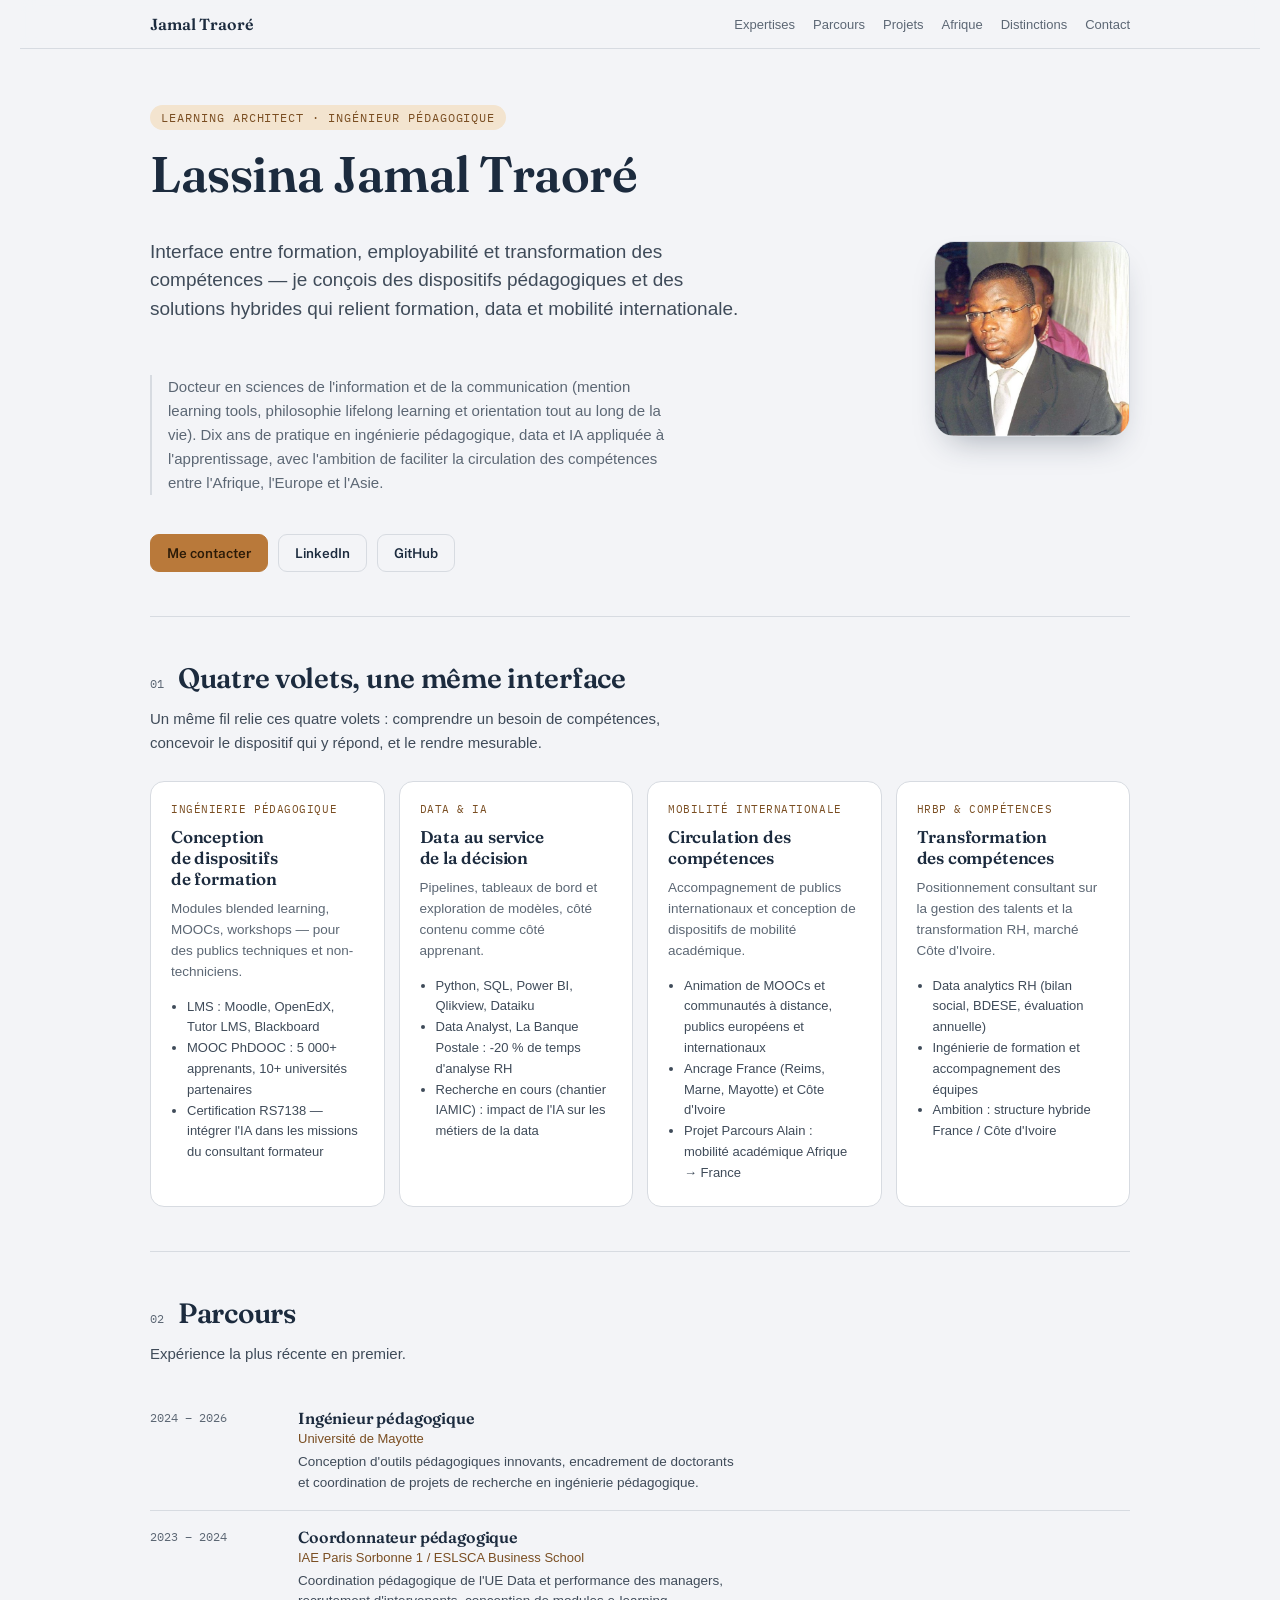
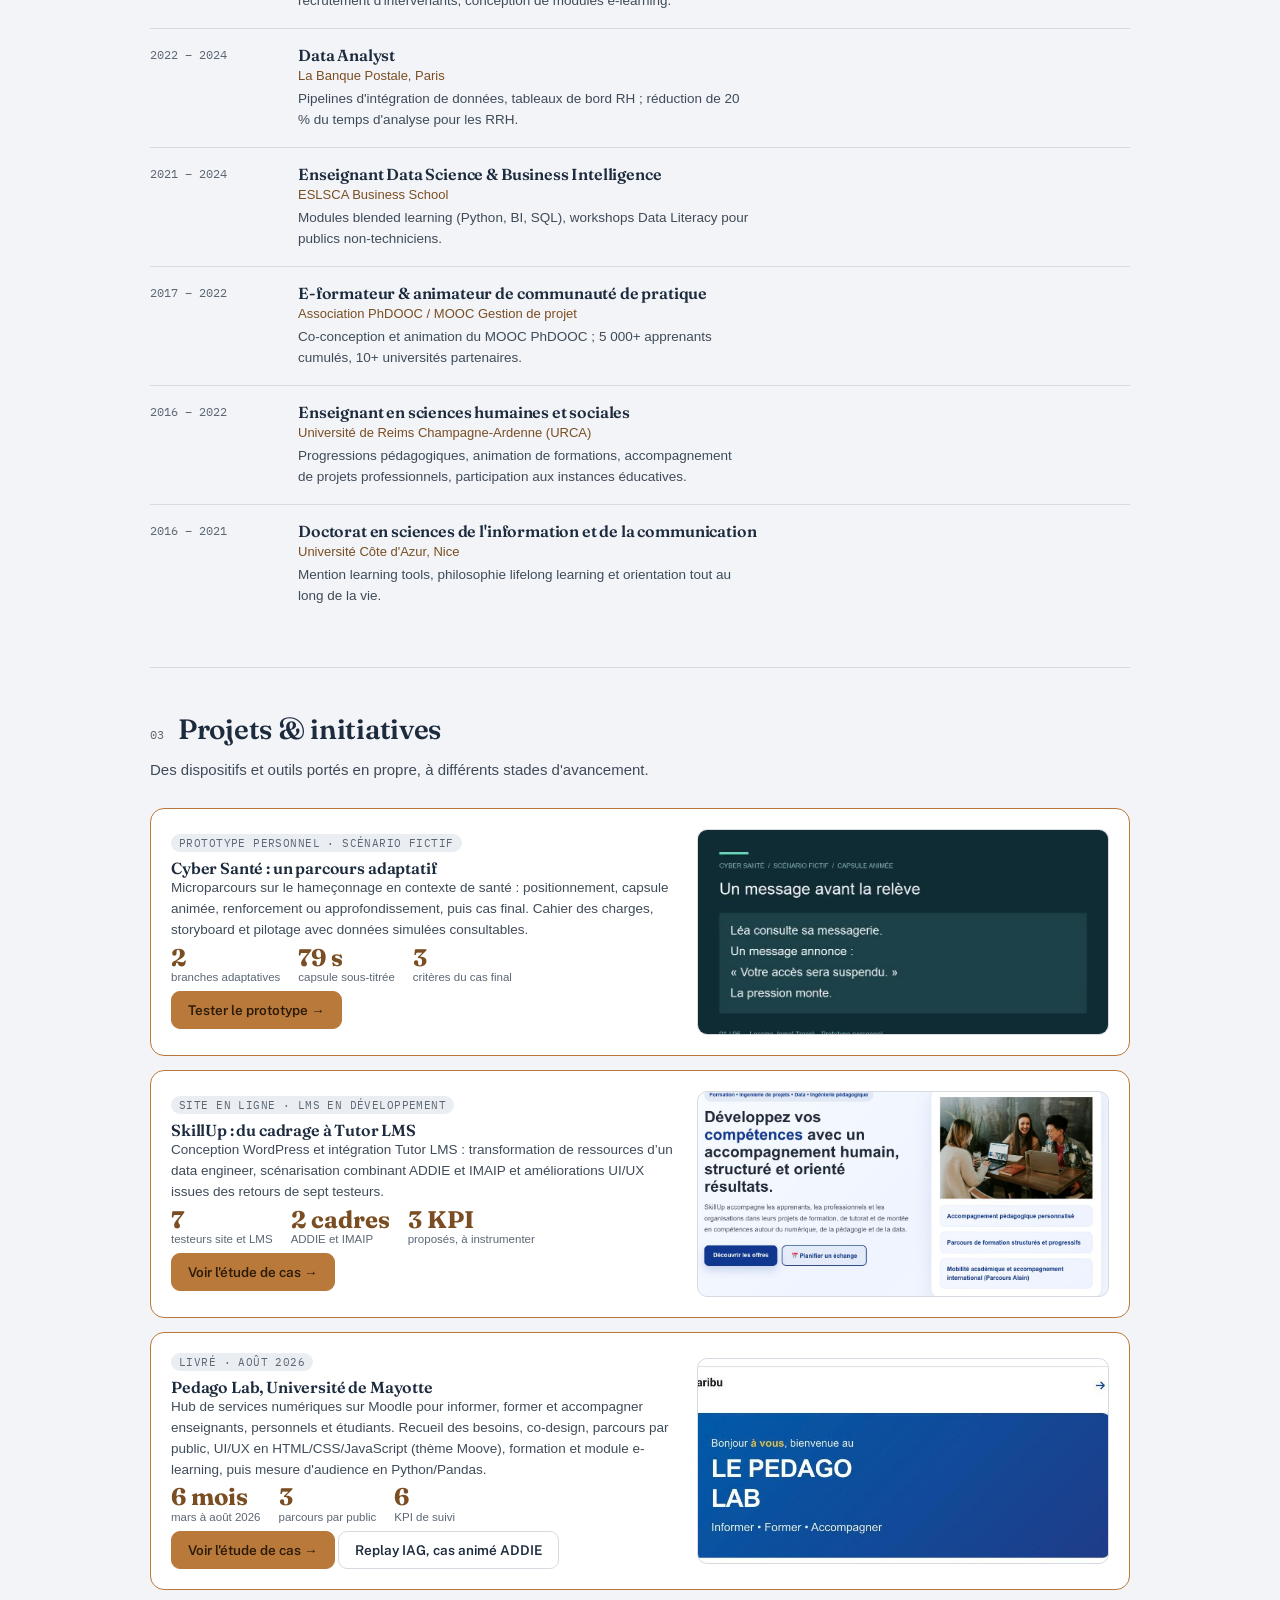
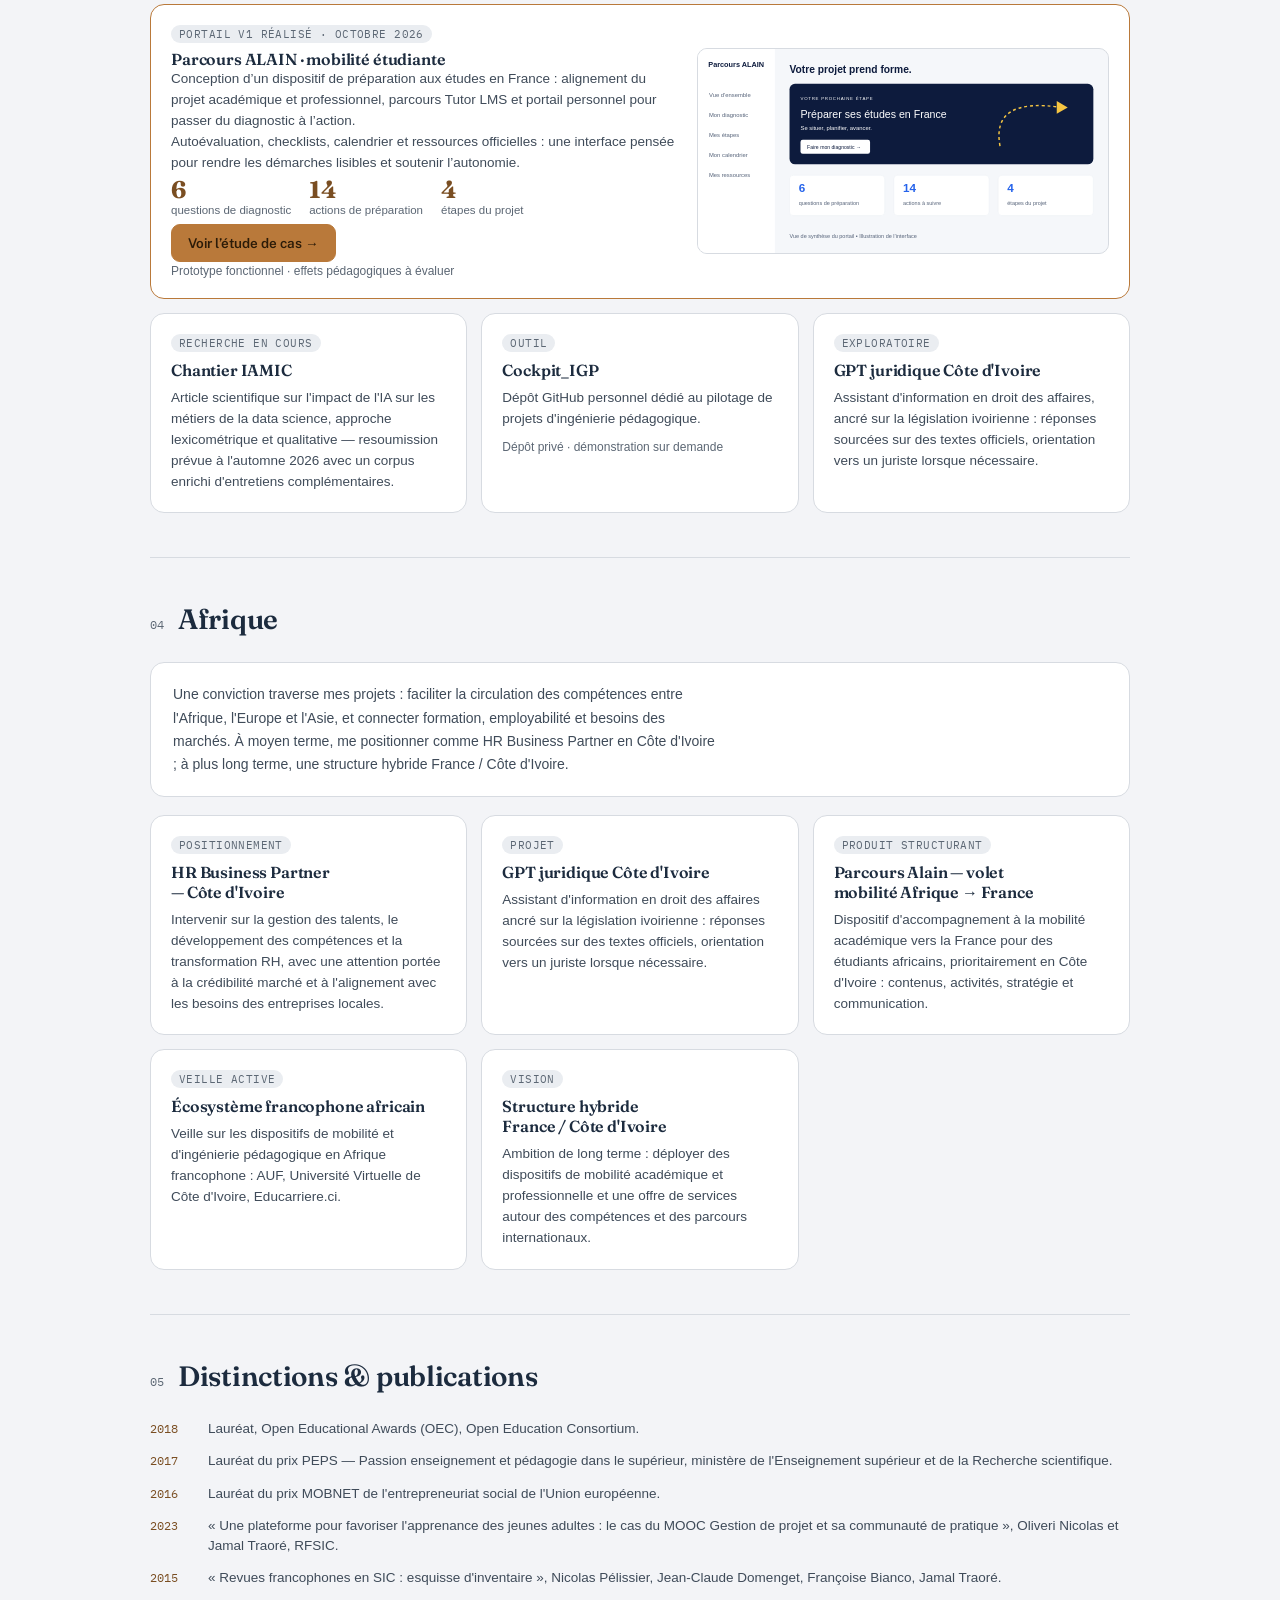
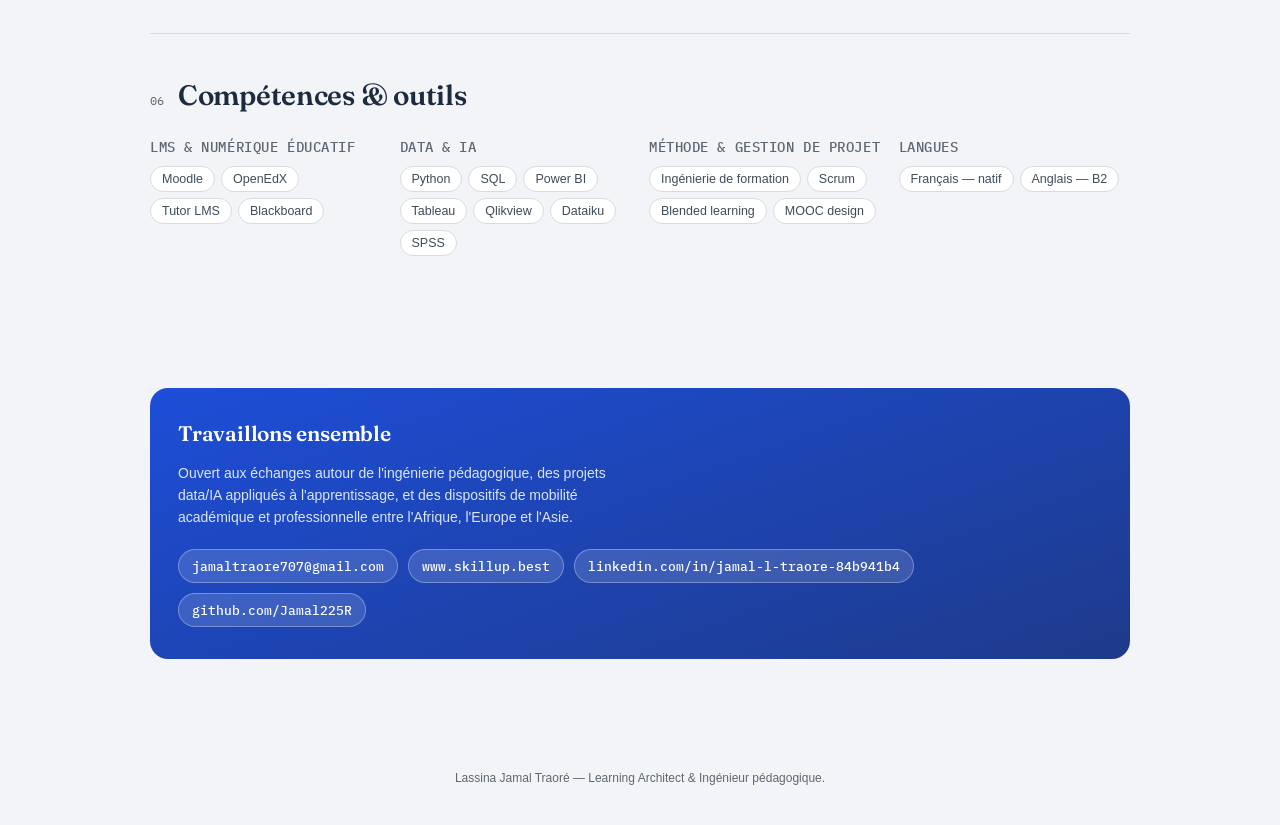
<file: index.html>
<!doctype html><html><head><meta charset=utf8><meta name=viewport content="width=device-width,initial-scale=1,viewport-fit=cover"><style>:root{color-scheme:light;box-sizing:border-box;padding-top:env(safe-area-inset-top,0px);padding-bottom:env(safe-area-inset-bottom,0px)}html{scroll-padding-top:env(safe-area-inset-top,0px)}body{margin:0;padding:0;font:14px -apple-system,BlinkMacSystemFont,sans-serif;background:#faf9f5;color:#141413}img{max-width:100%}[hidden]:not([hidden=until-found i]){display:none!important}</style></head><body>
<title>Jamal Traoré</title>
<meta name="description" content="Portfolio de Lassina Jamal Traoré — ingénierie pédagogique, data &amp; IA, mobilité internationale, transformation des compétences.">
<link rel="preconnect" href="https://fonts.googleapis.com">
<link href="https://fonts.googleapis.com/css2?family=Fraunces:opsz,wght@9..144,500;9..144,600;9..144,700&family=Public+Sans:wght@400;500;600;700&family=IBM+Plex+Mono:wght@400;500&display=swap" rel="stylesheet">
<style>
:root{
  --bg:#F3F4F7;
  --surface:#FFFFFF;
  --surface-2:#EAEDF1;
  --ink:#1C2B3E;
  --ink-2:#283546;
  --slate:#3F4B59;
  --muted:#5C6774;
  --line:#D7DBE1;
  --accent:#B9793A;
  --accent-ink:#7A4E22;
  --accent-bg:#F3E4CF;
  font-family:'Public Sans',system-ui,sans-serif;
}
@media (prefers-color-scheme: dark){
  :root:not([data-theme="light"]){
    --bg:#141B24;
    --surface:#1B2430;
    --surface-2:#212B38;
    --ink:#EDEAE2;
    --ink-2:#D9D4C8;
    --slate:#AEB6C2;
    --muted:#8C97A3;
    --line:#303B48;
    --accent:#E0A75E;
    --accent-ink:#F3D9B4;
    --accent-bg:#3A2E1C;
  }
}
:root[data-theme="dark"]{
  --bg:#141B24;
  --surface:#1B2430;
  --surface-2:#212B38;
  --ink:#EDEAE2;
  --ink-2:#D9D4C8;
  --slate:#AEB6C2;
  --muted:#8C97A3;
  --line:#303B48;
  --accent:#E0A75E;
  --accent-ink:#F3D9B4;
  --accent-bg:#3A2E1C;
}
*{box-sizing:border-box;}
body{margin:0;background:var(--bg);color:var(--ink);padding-inline:20px;}
h1,h2,h3{font-family:'Fraunces',Georgia,serif;font-weight:600;letter-spacing:-0.01em;text-wrap:balance;margin:0;color:var(--ink);}
.mono{font-family:'IBM Plex Mono',ui-monospace,monospace;font-variant-numeric:tabular-nums;}
.wrap{max-width:980px;margin:0 auto;}
a{color:inherit;}

/* NAV */
nav.top{position:sticky;top:env(safe-area-inset-top,0px);z-index:20;background:color-mix(in srgb, var(--bg) 86%, transparent);backdrop-filter:blur(8px);border-bottom:1px solid var(--line);}
nav.top .row{max-width:980px;margin:0 auto;display:flex;align-items:center;justify-content:space-between;padding:14px 0;gap:12px;flex-wrap:wrap;}
nav.top .brand{font-family:'Fraunces',serif;font-weight:600;font-size:16px;}
nav.top .links{display:flex;gap:18px;flex-wrap:wrap;}
nav.top .links a{font-size:13px;color:var(--muted);text-decoration:none;font-weight:500;}
nav.top .links a:hover{color:var(--accent-ink);}

/* HERO */
.hero{padding-block:56px 44px;display:flex;flex-direction:column;gap:18px;}
.eyebrow{font-family:'IBM Plex Mono',monospace;font-size:12px;letter-spacing:.08em;text-transform:uppercase;color:var(--accent-ink);background:var(--accent-bg);display:inline-block;padding:5px 11px;border-radius:999px;width:fit-content;}
.hero h1{font-size:clamp(32px,5vw,50px);line-height:1.05;}
.hero .tagline{font-size:clamp(16px,2.2vw,19px);color:var(--slate);max-width:56ch;line-height:1.5;}
.hero .thesis{font-size:15px;color:var(--muted);max-width:62ch;line-height:1.6;border-left:2px solid var(--line);padding-left:16px;}
.cta-row{display:flex;gap:10px;flex-wrap:wrap;margin-top:6px;}
.btn{font-family:'Public Sans',sans-serif;font-weight:600;font-size:13.5px;border-radius:9px;padding:10px 16px;border:1px solid var(--accent);background:var(--accent);color:#2B1B08;cursor:pointer;text-decoration:none;display:inline-flex;align-items:center;gap:6px;}
.btn.secondary{background:transparent;color:var(--ink);border:1px solid var(--line);}

/* SECTION SHELL */
section{padding-block:44px;border-top:1px solid var(--line);}
.section-head{display:flex;align-items:baseline;gap:14px;margin-bottom:26px;flex-wrap:wrap;}
.section-head .num{font-family:'IBM Plex Mono',monospace;font-size:12px;color:var(--muted);}
.section-head h2{font-size:clamp(22px,3vw,28px);}
.section-lede{color:var(--slate);max-width:64ch;line-height:1.6;margin:-14px 0 26px;font-size:15px;}

/* PILLARS */
.pillars{display:grid;grid-template-columns:repeat(auto-fit,minmax(220px,1fr));gap:14px;}
.pillar{background:var(--surface);border:1px solid var(--line);border-radius:14px;padding:20px 20px 22px;display:flex;flex-direction:column;gap:10px;}
.pillar .tag{font-family:'IBM Plex Mono',monospace;font-size:11px;color:var(--accent-ink);text-transform:uppercase;letter-spacing:.05em;}
.pillar h3{font-size:17px;}
.pillar p{margin:0;font-size:13.5px;color:var(--muted);line-height:1.55;}
.pillar ul{margin:4px 0 0;padding-left:16px;font-size:13px;color:var(--slate);line-height:1.6;}

/* TIMELINE */
.timeline{display:flex;flex-direction:column;}
.trow{display:grid;grid-template-columns:130px 1fr;gap:18px;padding:16px 0;border-top:1px solid var(--line);}
.trow:first-child{border-top:none;}
.trow .when{font-family:'IBM Plex Mono',monospace;font-size:12px;color:var(--muted);padding-top:2px;}
.trow .what h3{font-size:16px;margin-bottom:3px;}
.trow .org{font-size:13px;color:var(--accent-ink);margin-bottom:6px;}
.trow p{margin:0;font-size:13.5px;color:var(--slate);line-height:1.55;max-width:60ch;}
@media (max-width:560px){.trow{grid-template-columns:1fr;gap:4px;}}

/* PROJECTS */
.projects{display:grid;grid-template-columns:repeat(auto-fit,minmax(260px,1fr));gap:14px;}
.project{background:var(--surface);border:1px solid var(--line);border-radius:14px;padding:20px;display:flex;flex-direction:column;gap:8px;}
.project .status{font-family:'IBM Plex Mono',monospace;font-size:10.5px;text-transform:uppercase;letter-spacing:.04em;padding:2px 8px;border-radius:999px;width:fit-content;background:var(--surface-2);color:var(--muted);}
.project h3{font-size:16px;}
.project p{margin:0;font-size:13.5px;color:var(--slate);line-height:1.55;}
.project .meta{font-size:12px;color:var(--muted);margin-top:2px;}

/* SKILLS */
.skillgrid{display:grid;grid-template-columns:repeat(auto-fit,minmax(200px,1fr));gap:18px;}
.skillcat h3{font-size:14px;color:var(--muted);text-transform:uppercase;letter-spacing:.04em;font-family:'IBM Plex Mono',monospace;font-weight:500;margin-bottom:10px;}
.chiplist{display:flex;flex-wrap:wrap;gap:6px;}
.chip{border:1px solid var(--line);background:var(--surface);font-size:12.5px;padding:5px 11px;border-radius:999px;color:var(--slate);}

/* DISTINCTIONS */
.distinctions{display:flex;flex-direction:column;gap:12px;}
.dist-item{display:flex;gap:14px;align-items:baseline;}
.dist-item .year{font-family:'IBM Plex Mono',monospace;font-size:12px;color:var(--accent-ink);width:44px;flex-shrink:0;}
.dist-item p{margin:0;font-size:13.5px;color:var(--slate);line-height:1.5;}

/* CONTACT / FOOTER */
.contact-band{background:linear-gradient(160deg,#1D4ED8,#1E3A8A);border-radius:18px;padding:32px 28px;color:#FFFFFF;display:flex;flex-direction:column;gap:16px;margin-block:44px;}
.contact-band h2{color:#FFFFFF;}
.contact-band p{margin:0;color:#DCE6FA;font-size:14px;max-width:56ch;line-height:1.6;}
.contact-links{display:flex;gap:10px;flex-wrap:wrap;margin-top:4px;}
.contact-links a{font-family:'IBM Plex Mono',monospace;font-size:12.5px;background:rgba(255,255,255,.14);border:1px solid rgba(255,255,255,.3);padding:8px 13px;border-radius:999px;text-decoration:none;color:#FFFFFF;font-weight:500;}
.contact-links a:hover{background:rgba(255,255,255,.22);}

footer.note{padding-block:24px 40px;font-size:12px;color:var(--muted);text-align:center;}

@media (max-width:640px){
  .hero{padding-block:40px 32px;}
  section{padding-block:34px;}
}

/* HERO GRID + PHOTO */
.hero-grid{display:flex;gap:32px;align-items:center;flex-wrap:wrap-reverse;}
.hero-text{flex:1 1 420px;display:flex;flex-direction:column;gap:18px;}
.hero-photo{flex:0 0 auto;}
.hero-photo img{display:block;width:196px;height:196px;object-fit:cover;border-radius:20px;border:1px solid var(--line);box-shadow:0 16px 34px -16px rgba(28,43,62,.4);}
@media (max-width:640px){.hero-photo img{width:128px;height:128px;border-radius:16px;}}

/* AFRIQUE */
.africa-intro{background:var(--surface);border:1px solid var(--line);border-radius:14px;padding:20px 22px;margin-bottom:18px;}
.africa-intro p{margin:0;font-size:14px;color:var(--slate);line-height:1.65;max-width:70ch;}
.project.featured{grid-column:1/-1;display:grid;grid-template-columns:1.1fr .9fr;gap:22px;align-items:center;border-color:var(--accent);}
.project.featured .shotwrap{display:block;border-radius:10px;overflow:hidden;border:1px solid var(--line);aspect-ratio:2/1;background:var(--surface-2);transition:box-shadow .2s ease;}
.project.featured .shotwrap:hover{box-shadow:0 6px 20px rgba(28,43,62,.16);}
.project.featured .shotwrap:focus-visible{outline:3px solid var(--accent);outline-offset:4px;}
.project.featured .shotwrap img{display:block;width:100%;height:100%;object-fit:cover;object-position:top;}
.kpi-mini{display:flex;gap:18px;flex-wrap:wrap;margin:4px 0 2px;}
.kpi-mini div{display:flex;flex-direction:column;}
.kpi-mini b{font-family:'Fraunces',serif;font-size:24px;color:var(--accent-ink);line-height:1.1;}
.kpi-mini span{font-size:11.5px;color:var(--muted);}
.project .btn{width:fit-content;margin-top:6px;}
@media (max-width:640px){.project.featured{grid-template-columns:1fr;}}
</style>

<nav class="top">
  <div class="row">
    <span class="brand">Jamal Traoré</span>
    <div class="links">
      <a href="#expertises">Expertises</a>
      <a href="#parcours">Parcours</a>
      <a href="#projets">Projets</a>
      <a href="#afrique">Afrique</a>
      <a href="#distinctions">Distinctions</a>
      <a href="#contact">Contact</a>
    </div>
  </div>
</nav>

<div class="wrap">

  <section class="hero" style="border-top:none;">
    <div class="hero-grid">
      <div class="hero-text">
        <span class="eyebrow">Learning Architect · Ingénieur pédagogique</span>
        <h1>Lassina Jamal Traoré</h1>
        <p class="tagline">Interface entre formation, employabilité et transformation des compétences — je conçois des dispositifs pédagogiques et des solutions hybrides qui relient formation, data et mobilité internationale.</p>
        <p class="thesis">Docteur en sciences de l'information et de la communication (mention learning tools, philosophie lifelong learning et orientation tout au long de la vie). Dix ans de pratique en ingénierie pédagogique, data et IA appliquée à l'apprentissage, avec l'ambition de faciliter la circulation des compétences entre l'Afrique, l'Europe et l'Asie.</p>
        <div class="cta-row">
          <a class="btn js-mail" href="#contact" data-u="jamaltraore707" data-d="gmail.com">Me contacter</a>
          <a class="btn secondary" href="https://www.linkedin.com/in/jamal-l-traore-84b941b4/" target="_blank" rel="noopener">LinkedIn</a>
          <a class="btn secondary" href="https://github.com/Jamal225R" target="_blank" rel="noopener">GitHub</a>
        </div>
      </div>
      <div class="hero-photo">
        <img src="[data-uri]" alt="Portrait de Lassina Jamal Traoré" width="196" height="196">
      </div>
    </div>
  </section>

  <section id="expertises">
    <div class="section-head"><span class="num mono">01</span><h2>Quatre volets, une même interface</h2></div>
    <p class="section-lede">Un même fil relie ces quatre volets : comprendre un besoin de compétences, concevoir le dispositif qui y répond, et le rendre mesurable.</p>
    <div class="pillars">
      <div class="pillar">
        <span class="tag">Ingénierie pédagogique</span>
        <h3>Conception de dispositifs de formation</h3>
        <p>Modules blended learning, MOOCs, workshops — pour des publics techniques et non-techniciens.</p>
        <ul>
          <li>LMS : Moodle, OpenEdX, Tutor LMS, Blackboard</li>
          <li>MOOC PhDOOC : 5 000+ apprenants, 10+ universités partenaires</li>
          <li>Certification RS7138 — intégrer l'IA dans les missions du consultant formateur</li>
        </ul>
      </div>
      <div class="pillar">
        <span class="tag">Data &amp; IA</span>
        <h3>Data au service de la décision</h3>
        <p>Pipelines, tableaux de bord et exploration de modèles, côté contenu comme côté apprenant.</p>
        <ul>
          <li>Python, SQL, Power BI, Qlikview, Dataiku</li>
          <li>Data Analyst, La Banque Postale : -20 % de temps d'analyse RH</li>
          <li>Recherche en cours (chantier IAMIC) : impact de l'IA sur les métiers de la data</li>
        </ul>
      </div>
      <div class="pillar">
        <span class="tag">Mobilité internationale</span>
        <h3>Circulation des compétences</h3>
        <p>Accompagnement de publics internationaux et conception de dispositifs de mobilité académique.</p>
        <ul>
          <li>Animation de MOOCs et communautés à distance, publics européens et internationaux</li>
          <li>Ancrage France (Reims, Marne, Mayotte) et Côte d'Ivoire</li>
          <li>Projet Parcours Alain : mobilité académique Afrique → France</li>
        </ul>
      </div>
      <div class="pillar">
        <span class="tag">HRBP &amp; compétences</span>
        <h3>Transformation des compétences</h3>
        <p>Positionnement consultant sur la gestion des talents et la transformation RH, marché Côte d'Ivoire.</p>
        <ul>
          <li>Data analytics RH (bilan social, BDESE, évaluation annuelle)</li>
          <li>Ingénierie de formation et accompagnement des équipes</li>
          <li>Ambition : structure hybride France / Côte d'Ivoire</li>
        </ul>
      </div>
    </div>
  </section>

  <section id="parcours">
    <div class="section-head"><span class="num mono">02</span><h2>Parcours</h2></div>
    <p class="section-lede">Expérience la plus récente en premier.</p>
    <div class="timeline">
      <div class="trow">
        <div class="when">2024 – 2026</div>
        <div class="what"><h3>Ingénieur pédagogique</h3><div class="org">Université de Mayotte</div>
        <p>Conception d'outils pédagogiques innovants, encadrement de doctorants et coordination de projets de recherche en ingénierie pédagogique.</p></div>
      </div>
      <div class="trow">
        <div class="when">2023 – 2024</div>
        <div class="what"><h3>Coordonnateur pédagogique</h3><div class="org">IAE Paris Sorbonne 1 / ESLSCA Business School</div>
        <p>Coordination pédagogique de l'UE Data et performance des managers, recrutement d'intervenants, conception de modules e-learning.</p></div>
      </div>
      <div class="trow">
        <div class="when">2022 – 2024</div>
        <div class="what"><h3>Data Analyst</h3><div class="org">La Banque Postale, Paris</div>
        <p>Pipelines d'intégration de données, tableaux de bord RH ; réduction de 20 % du temps d'analyse pour les RRH.</p></div>
      </div>
      <div class="trow">
        <div class="when">2021 – 2024</div>
        <div class="what"><h3>Enseignant Data Science &amp; Business Intelligence</h3><div class="org">ESLSCA Business School</div>
        <p>Modules blended learning (Python, BI, SQL), workshops Data Literacy pour publics non-techniciens.</p></div>
      </div>
      <div class="trow">
        <div class="when">2017 – 2022</div>
        <div class="what"><h3>E-formateur &amp; animateur de communauté de pratique</h3><div class="org">Association PhDOOC / MOOC Gestion de projet</div>
        <p>Co-conception et animation du MOOC PhDOOC ; 5 000+ apprenants cumulés, 10+ universités partenaires.</p></div>
      </div>
      <div class="trow">
        <div class="when">2016 – 2022</div>
        <div class="what"><h3>Enseignant en sciences humaines et sociales</h3><div class="org">Université de Reims Champagne-Ardenne (URCA)</div>
        <p>Progressions pédagogiques, animation de formations, accompagnement de projets professionnels, participation aux instances éducatives.</p></div>
      </div>
      <div class="trow">
        <div class="when">2016 – 2021</div>
        <div class="what"><h3>Doctorat en sciences de l'information et de la communication</h3><div class="org">Université Côte d'Azur, Nice</div>
        <p>Mention learning tools, philosophie lifelong learning et orientation tout au long de la vie.</p></div>
      </div>
    </div>
  </section>

  <section id="projets">
    <div class="section-head"><span class="num mono">03</span><h2>Projets &amp; initiatives</h2></div>
    <p class="section-lede">Des dispositifs et outils portés en propre, à différents stades d'avancement.</p>
    <div class="projects">
      <div class="project featured">
        <div>
          <span class="status">Prototype personnel · Scénario fictif</span>
          <h3 style="margin-top:8px">Cyber Santé : un parcours adaptatif</h3>
          <p>Microparcours sur le hameçonnage en contexte de santé : positionnement, capsule animée, renforcement ou approfondissement, puis cas final. Cahier des charges, storyboard et pilotage avec données simulées consultables.</p>
          <div class="kpi-mini">
            <div><b>2</b><span>branches adaptatives</span></div>
            <div><b>79 s</b><span>capsule sous-titrée</span></div>
            <div><b>3</b><span>critères du cas final</span></div>
          </div>
          <a class="btn" href="cyber-sante/index.html">Tester le prototype &rarr;</a>
        </div>
        <a class="shotwrap" href="cyber-sante/index.html" aria-label="Prototype Cyber Santé : parcours adaptatif"><img src="cyber-sante/media/poster.jpg" alt="Capsule fictive Cyber Santé : un message avant la relève" width="960" height="540" loading="lazy"></a>
      </div>
      <div class="project featured">
        <div>
          <span class="status">Site en ligne · LMS en développement</span>
          <h3 style="margin-top:8px">SkillUp : du cadrage à Tutor LMS</h3>
          <p>Conception WordPress et intégration Tutor LMS : transformation de ressources d’un data engineer, scénarisation combinant ADDIE et IMAIP et améliorations UI/UX issues des retours de sept testeurs.</p>
          <div class="kpi-mini">
            <div><b>7</b><span>testeurs site et LMS</span></div>
            <div><b>2 cadres</b><span>ADDIE et IMAIP</span></div>
            <div><b>3 KPI</b><span>proposés, à instrumenter</span></div>
          </div>
          <a class="btn" href="skillup-lms/index.html">Voir l'étude de cas &rarr;</a>
        </div>
        <a class="shotwrap" href="skillup-lms/index.html" aria-label="Étude de cas SkillUp : du cadrage à Tutor LMS"><img src="[data-uri]" alt="Aperçu de la page d’accueil du site SkillUp" width="1120" height="555" loading="lazy"></a>
      </div>
      <div class="project featured">
        <div>
          <span class="status">Livré · août 2026</span>
          <h3 style="margin-top:8px">Pedago Lab, Université de Mayotte</h3>
          <p>Hub de services numériques sur Moodle pour informer, former et accompagner enseignants, personnels et étudiants. Recueil des besoins, co-design, parcours par public, UI/UX en HTML/CSS/JavaScript (thème Moove), formation et module e-learning, puis mesure d'audience en Python/Pandas.</p>
          <div class="kpi-mini">
            <div><b>6 mois</b><span>mars à août 2026</span></div>
            <div><b>3</b><span>parcours par public</span></div>
            <div><b>6</b><span>KPI de suivi</span></div>
          </div>
          <a class="btn" href="pedago-lab/index.html">Voir l'étude de cas &rarr;</a>
                    <a class="btn secondary" href="pedago-lab/replay-iag.html">Replay IAG, cas animé ADDIE</a>
        </div>
        <a class="shotwrap" href="pedago-lab/index.html" aria-label="Étude de cas Pedago Lab"><img src="pedago-lab/img/hero.jpg" alt="Bannière d'accueil du Pedago Lab sur Moodle"></a>
      </div>
      <div class="project featured" id="projet-parcours-alain"><div><span class="status">Portail V1 réalisé · octobre 2026</span><h3 style="margin-top:8px">Parcours ALAIN · mobilité étudiante</h3><p>Conception d’un dispositif de préparation aux études en France : alignement du projet académique et professionnel, parcours Tutor LMS et portail personnel pour passer du diagnostic à l’action.</p><p>Autoévaluation, checklists, calendrier et ressources officielles : une interface pensée pour rendre les démarches lisibles et soutenir l’autonomie.</p><div class="kpi-mini"><div><b>6</b><span>questions de diagnostic</span></div><div><b>14</b><span>actions de préparation</span></div><div><b>4</b><span>étapes du projet</span></div></div><a class="btn" href="parcours-alain/index.html">Voir l’étude de cas →</a><div class="meta">Prototype fonctionnel · effets pédagogiques à évaluer</div></div><a class="shotwrap" href="parcours-alain/index.html" aria-label="Étude de cas Parcours ALAIN"><img src="parcours-alain/apercu.svg" alt="Illustration du portail Parcours ALAIN : diagnostic, étapes, calendrier et ressources" loading="lazy" width="1120" height="560"></a></div>
      <div class="project">
        <span class="status">Recherche en cours</span>
        <h3>Chantier IAMIC</h3>
        <p>Article scientifique sur l'impact de l'IA sur les métiers de la data science, approche lexicométrique et qualitative — resoumission prévue à l'automne 2026 avec un corpus enrichi d'entretiens complémentaires.</p>
      </div>
      <div class="project">
        <span class="status">Outil</span>
        <h3>Cockpit_IGP</h3>
        <p>Dépôt GitHub personnel dédié au pilotage de projets d'ingénierie pédagogique.</p>
        <div class="meta">Dépôt privé · démonstration sur demande</div>
      </div>
      <div class="project">
        <span class="status">Exploratoire</span>
        <h3>GPT juridique Côte d'Ivoire</h3>
        <p>Assistant d'information en droit des affaires, ancré sur la législation ivoirienne : réponses sourcées sur des textes officiels, orientation vers un juriste lorsque nécessaire.</p>
      </div>
    </div>
  </section>

  <section id="afrique">
    <div class="section-head"><span class="num mono">04</span><h2>Afrique</h2></div>
    <div class="africa-intro">
      <p>Une conviction traverse mes projets : faciliter la circulation des compétences entre l'Afrique, l'Europe et l'Asie, et connecter formation, employabilité et besoins des marchés. À moyen terme, me positionner comme HR Business Partner en Côte d'Ivoire ; à plus long terme, une structure hybride France / Côte d'Ivoire.</p>
    </div>
    <div class="projects">
      <div class="project">
        <span class="status">Positionnement</span>
        <h3>HR Business Partner — Côte d'Ivoire</h3>
        <p>Intervenir sur la gestion des talents, le développement des compétences et la transformation RH, avec une attention portée à la crédibilité marché et à l'alignement avec les besoins des entreprises locales.</p>
      </div>
      <div class="project">
        <span class="status">Projet</span>
        <h3>GPT juridique Côte d'Ivoire</h3>
        <p>Assistant d'information en droit des affaires ancré sur la législation ivoirienne : réponses sourcées sur des textes officiels, orientation vers un juriste lorsque nécessaire.</p>
      </div>
      <div class="project">
        <span class="status">Produit structurant</span>
        <h3>Parcours Alain — volet mobilité Afrique → France</h3>
        <p>Dispositif d'accompagnement à la mobilité académique vers la France pour des étudiants africains, prioritairement en Côte d'Ivoire : contenus, activités, stratégie et communication.</p>
      </div>
      <div class="project">
        <span class="status">Veille active</span>
        <h3>Écosystème francophone africain</h3>
        <p>Veille sur les dispositifs de mobilité et d'ingénierie pédagogique en Afrique francophone : AUF, Université Virtuelle de Côte d'Ivoire, Educarriere.ci.</p>
      </div>
      <div class="project">
        <span class="status">Vision</span>
        <h3>Structure hybride France / Côte d'Ivoire</h3>
        <p>Ambition de long terme : déployer des dispositifs de mobilité académique et professionnelle et une offre de services autour des compétences et des parcours internationaux.</p>
      </div>
    </div>
  </section>

  <section id="distinctions">
    <div class="section-head"><span class="num mono">05</span><h2>Distinctions &amp; publications</h2></div>
    <div class="distinctions">
      <div class="dist-item"><span class="year mono">2018</span><p>Lauréat, Open Educational Awards (OEC), Open Education Consortium.</p></div>
      <div class="dist-item"><span class="year mono">2017</span><p>Lauréat du prix PEPS — Passion enseignement et pédagogie dans le supérieur, ministère de l'Enseignement supérieur et de la Recherche scientifique.</p></div>
      <div class="dist-item"><span class="year mono">2016</span><p>Lauréat du prix MOBNET de l'entrepreneuriat social de l'Union européenne.</p></div>
      <div class="dist-item"><span class="year mono">2023</span><p>« Une plateforme pour favoriser l'apprenance des jeunes adultes : le cas du MOOC Gestion de projet et sa communauté de pratique », Oliveri Nicolas et Jamal Traoré, RFSIC.</p></div>
      <div class="dist-item"><span class="year mono">2015</span><p>« Revues francophones en SIC : esquisse d'inventaire », Nicolas Pélissier, Jean-Claude Domenget, Françoise Bianco, Jamal Traoré.</p></div>
    </div>
  </section>

  <section aria-labelledby="competences-h">
    <div class="section-head"><span class="num mono">06</span><h2 id="competences-h">Compétences &amp; outils</h2></div>
    <div class="skillgrid">
      <div class="skillcat">
        <h3>LMS &amp; numérique éducatif</h3>
        <div class="chiplist">
          <span class="chip">Moodle</span><span class="chip">OpenEdX</span><span class="chip">Tutor LMS</span><span class="chip">Blackboard</span>
        </div>
      </div>
      <div class="skillcat">
        <h3>Data &amp; IA</h3>
        <div class="chiplist">
          <span class="chip">Python</span><span class="chip">SQL</span><span class="chip">Power BI</span><span class="chip">Tableau</span><span class="chip">Qlikview</span><span class="chip">Dataiku</span><span class="chip">SPSS</span>
        </div>
      </div>
      <div class="skillcat">
        <h3>Méthode &amp; gestion de projet</h3>
        <div class="chiplist">
          <span class="chip">Ingénierie de formation</span><span class="chip">Scrum</span><span class="chip">Blended learning</span><span class="chip">MOOC design</span>
        </div>
      </div>
      <div class="skillcat">
        <h3>Langues</h3>
        <div class="chiplist">
          <span class="chip">Français — natif</span><span class="chip">Anglais — B2</span>
        </div>
      </div>
    </div>
  </section>

  <section id="contact" style="border-top:none;">
    <div class="contact-band">
      <h2>Travaillons ensemble</h2>
      <p>Ouvert aux échanges autour de l'ingénierie pédagogique, des projets data/IA appliqués à l'apprentissage, et des dispositifs de mobilité académique et professionnelle entre l'Afrique, l'Europe et l'Asie.</p>
      <div class="contact-links">
        <a class="js-mail" href="#contact" data-u="jamaltraore707" data-d="gmail.com" data-show="1">jamaltraore707 [at] gmail [point] com</a>
        <a href="https://www.skillup.best/" target="_blank" rel="noopener">www.skillup.best</a>
        <a href="https://www.linkedin.com/in/jamal-l-traore-84b941b4/" target="_blank" rel="noopener">linkedin.com/in/jamal-l-traore-84b941b4</a>
        <a href="https://github.com/Jamal225R" target="_blank" rel="noopener">github.com/Jamal225R</a>
      </div>
    </div>
  </section>

</div>

<footer class="note">Lassina Jamal Traoré — Learning Architect &amp; Ingénieur pédagogique.</footer>

<script>
/* Anti-scraping : l'adresse e-mail est reconstituée dans le navigateur et n'apparaît pas en clair dans le HTML */
document.querySelectorAll('a.js-mail').forEach(function (a) {
  var m = a.dataset.u + '@' + a.dataset.d;
  a.href = 'mailto:' + m;
  if (a.dataset.show) { a.textContent = m; }
});
</script>
</body></html>
</file>
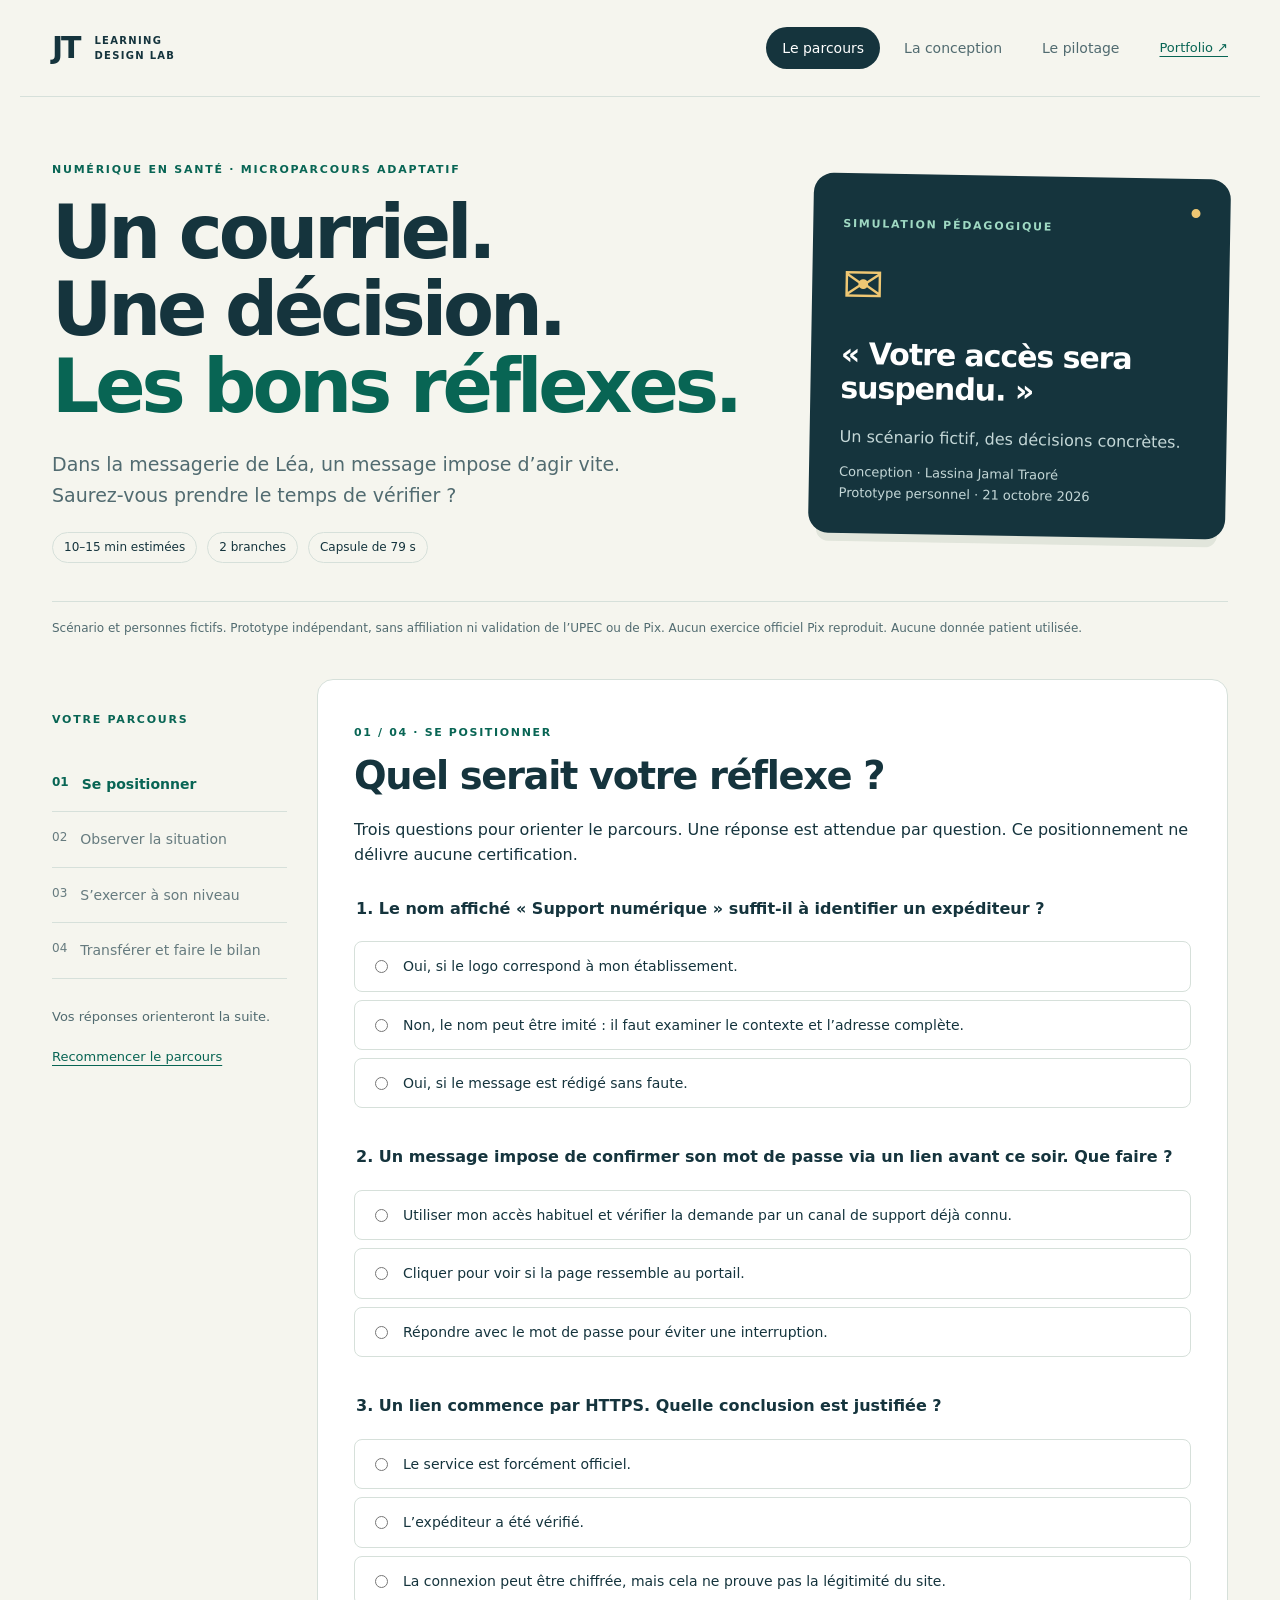
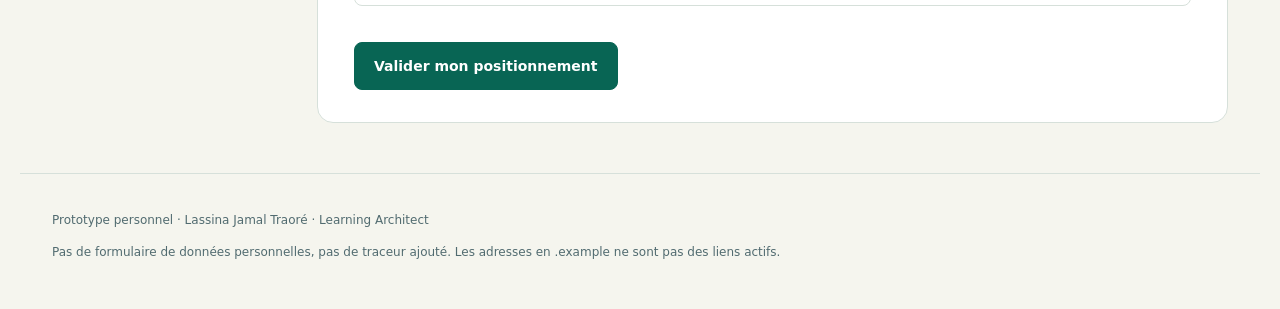
<file: cyber-sante/index.html>
<!doctype html>
<html lang="fr"><head><meta charset="utf-8"><meta name="viewport" content="width=device-width, initial-scale=1"><meta name="description" content="Prototype personnel : microparcours adaptatif sur le hameçonnage en contexte de santé, capsule vidéo et dossier pédagogique."><title>Cyber Santé · Repérer, vérifier, protéger</title><link rel="stylesheet" href="style.css"></head><body>
<a class="skip" href="#content">Aller au contenu</a>
<header><a class="brand" href="../index.html">JT<span>LEARNING DESIGN LAB</span></a><nav aria-label="Navigation"><button data-view="learn" class="nav active" aria-current="page">Le parcours</button><button data-view="design" class="nav">La conception</button><button data-view="dashboard" class="nav">Le pilotage</button><a href="../index.html#projets">Portfolio ↗</a></nav></header>
<main id="content"><section class="hero"><div><p class="eyebrow">NUMÉRIQUE EN SANTÉ · MICROPARCOURS ADAPTATIF</p><h1>Un courriel.<br>Une décision.<br><em>Les bons réflexes.</em></h1><p class="lead">Dans la messagerie de Léa, un message impose d’agir vite. Saurez-vous prendre le temps de vérifier ?</p><div class="pills"><span>10–15 min estimées</span><span>2 branches</span><span>Capsule de 79 s</span></div></div><aside class="hero-card"><span class="dot"></span><p class="eyebrow">SIMULATION PÉDAGOGIQUE</p><div class="mail-icon" aria-hidden="true">✉</div><h2>« Votre accès sera suspendu. »</h2><p>Un scénario fictif, des décisions concrètes.</p><div class="small">Conception · Lassina Jamal Traoré<br>Prototype personnel · 21 octobre 2026</div></aside></section>
<p class="disclaimer">Scénario et personnes fictifs. Prototype indépendant, sans affiliation ni validation de l’UPEC ou de Pix. Aucun exercice officiel Pix reproduit. Aucune donnée patient utilisée.</p>
<section id="view-learn" class="view"><div class="workspace"><aside class="rail" aria-label="Progression"><p class="eyebrow">VOTRE PARCOURS</p><ol id="steps"><li data-stage="0" class="current">01 <span>Se positionner</span></li><li data-stage="1">02 <span>Observer la situation</span></li><li data-stage="2">03 <span>S’exercer à son niveau</span></li><li data-stage="3">04 <span>Transférer et faire le bilan</span></li></ol><p id="route-note" class="small">Vos réponses orienteront la suite.</p><button class="text-btn" id="reset">Recommencer le parcours</button></aside><div id="learning" class="panel" tabindex="-1"></div></div></section>
<section id="view-design" class="view" hidden><div class="section-head"><p class="eyebrow">LE REGARD DU LEARNING ARCHITECT</p><h2>Une production à jouer.<br>Une démarche à examiner.</h2><p>Ce prototype montre la chaîne de conception, du besoin à une expérience adaptative et à un plan de mesure. Il ne constitue pas un projet commandité par un établissement de santé.</p></div><div class="cards"><article><span class="number">01</span><h3>Le besoin</h3><p>Aider un professionnel ou futur professionnel de santé à analyser un message suspect et à choisir une vérification indépendante.</p></article><article><span class="number">02</span><h3>L’alignement</h3><p>Trois objectifs observables : repérer un signal, choisir une action sûre, justifier la protection des identifiants. Correspondances proposées avec les compétences 2.1 et 2.2 du référentiel Pix+ Professionnels de santé.</p></article><article><span class="number">03</span><h3>L’adaptation</h3><p>3/3 au positionnement : approfondissement. De 0 à 2/3 : renforcement. Après une tentative commentée, chaque branche mène au même cas final. Ce seuil est un choix de prototype à tester.</p></article></div><h3>Productions consultables</h3><div class="links-grid"><a class="doc" href="dossier.html#cdc" target="_blank" rel="noopener">Cahier des charges <span>Public, exigences et recette ↗</span></a><a class="doc" href="dossier.html#storyboard" target="_blank" rel="noopener">Storyboard & alignement <span>6 scènes, objectifs et évaluations ↗</span></a><a class="doc" href="dossier.html#pilotage" target="_blank" rel="noopener">Gouvernance & mesure <span>Jalons, rôles proposés et indicateurs ↗</span></a><a class="doc" href="media/capsule.mp4" download>Vidéo MP4 <span>Capsule animée, sans voix off ↓</span></a><a class="doc" href="media/transcription.txt" download>Transcription <span>Version texte intégrale ↓</span></a><a class="doc" href="rappel-j7.html" target="_blank" rel="noopener">Rappel à J+7 <span>Activité prête, envoi non automatisé ↗</span></a></div><div class="callout"><h3>Déploiement réel : ce qu’il resterait à faire</h3><p>Faire relire le scénario par un expert cybersécurité et un représentant du terrain, adapter la procédure interne, tester auprès du public cible et recetter l’accessibilité. L’enregistrement des résultats et l’intégration LMS ne sont pas implémentés : cette version fonctionne dans le navigateur, sans compte.</p></div><h3>Sources et périmètre</h3><ul class="sources"><li><a href="https://pix.fr/competences-professionnels-sante/" target="_blank" rel="noopener">Pix : référentiel Pix+ Professionnels de santé</a> · correspondance thématique, sans validation officielle.</li><li><a href="https://www.cybermalveillance.gouv.fr/tous-nos-contenus/fiches-reflexes/hameconnage-phishing" target="_blank" rel="noopener">Cybermalveillance.gouv.fr : hameçonnage</a> · vérification des liens et des demandes inhabituelles.</li><li><a href="https://www.cnil.fr/fr/phishing-detecter-un-message-malveillant" target="_blank" rel="noopener">CNIL : détecter un message malveillant</a> · expéditeur, domaine et données confidentielles.</li></ul><p class="small">Sources consultées le 21/10/2026. Questions et situations rédigées pour cette démonstration. Le score n’est ni une certification ni une mesure validée du transfert en situation professionnelle.</p></section>
<section id="view-dashboard" class="view" hidden><div class="section-head"><p class="eyebrow">PILOTAGE PÉDAGOGIQUE</p><h2>Lire les données.<br>Décider de la suite.</h2><p>Deux périmètres séparés : votre session dans ce navigateur et une cohorte entièrement fictive pour montrer le raisonnement de pilotage.</p></div><div class="panel"><h3>Votre session actuelle</h3><p class="small">Interactions réelles de cette session uniquement. Aucune transmission, aucun historique conservé après rechargement.</p><div id="session-stats" class="stats"></div><div id="session-decision"></div><button id="export-session" class="secondary">Télécharger mon bilan JSON</button></div><div class="synthetic"><div class="section-head"><span class="badge">DONNÉES ENTIÈREMENT SIMULÉES</span><h3>Cohorte fictive : 12 sessions</h3><p>Ces chiffres illustrent des calculs et des décisions. Ils ne décrivent aucun apprenant ni résultat réel.</p></div><div id="demo-stats" class="stats"></div><div class="table-scroll"><table><caption>Sessions fictives : parcours et état d’achèvement</caption><thead><tr><th>Session</th><th>Diagnostic /3</th><th>Branche</th><th>Final /3</th><th>État</th></tr></thead><tbody id="demo-rows"></tbody></table></div><div id="demo-decision" class="callout"></div><button id="export-demo" class="secondary">Télécharger les données simulées CSV</button></div></section>
</main><footer><p>Prototype personnel · Lassina Jamal Traoré · Learning Architect</p><p>Pas de formulaire de données personnelles, pas de traceur ajouté. Les adresses en .example ne sont pas des liens actifs.</p></footer><script src="app.js"></script></body></html>
</file>
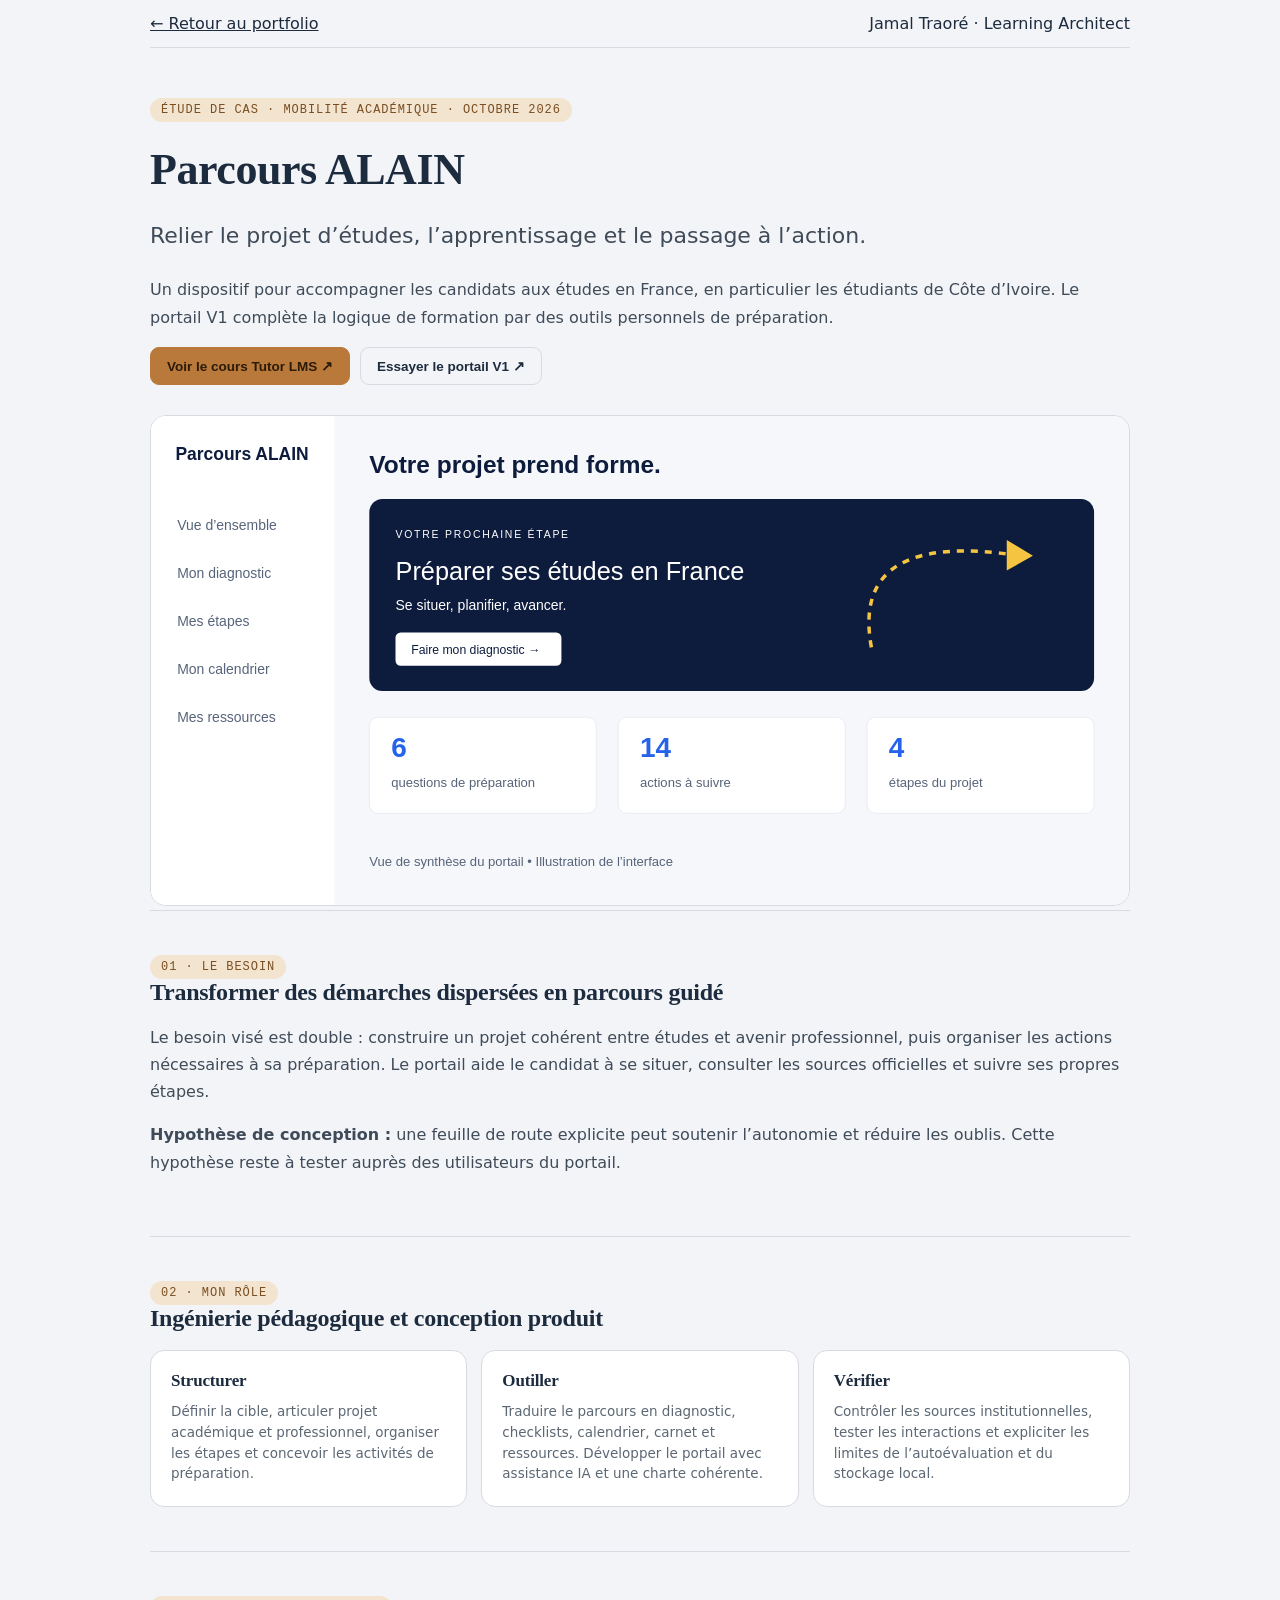
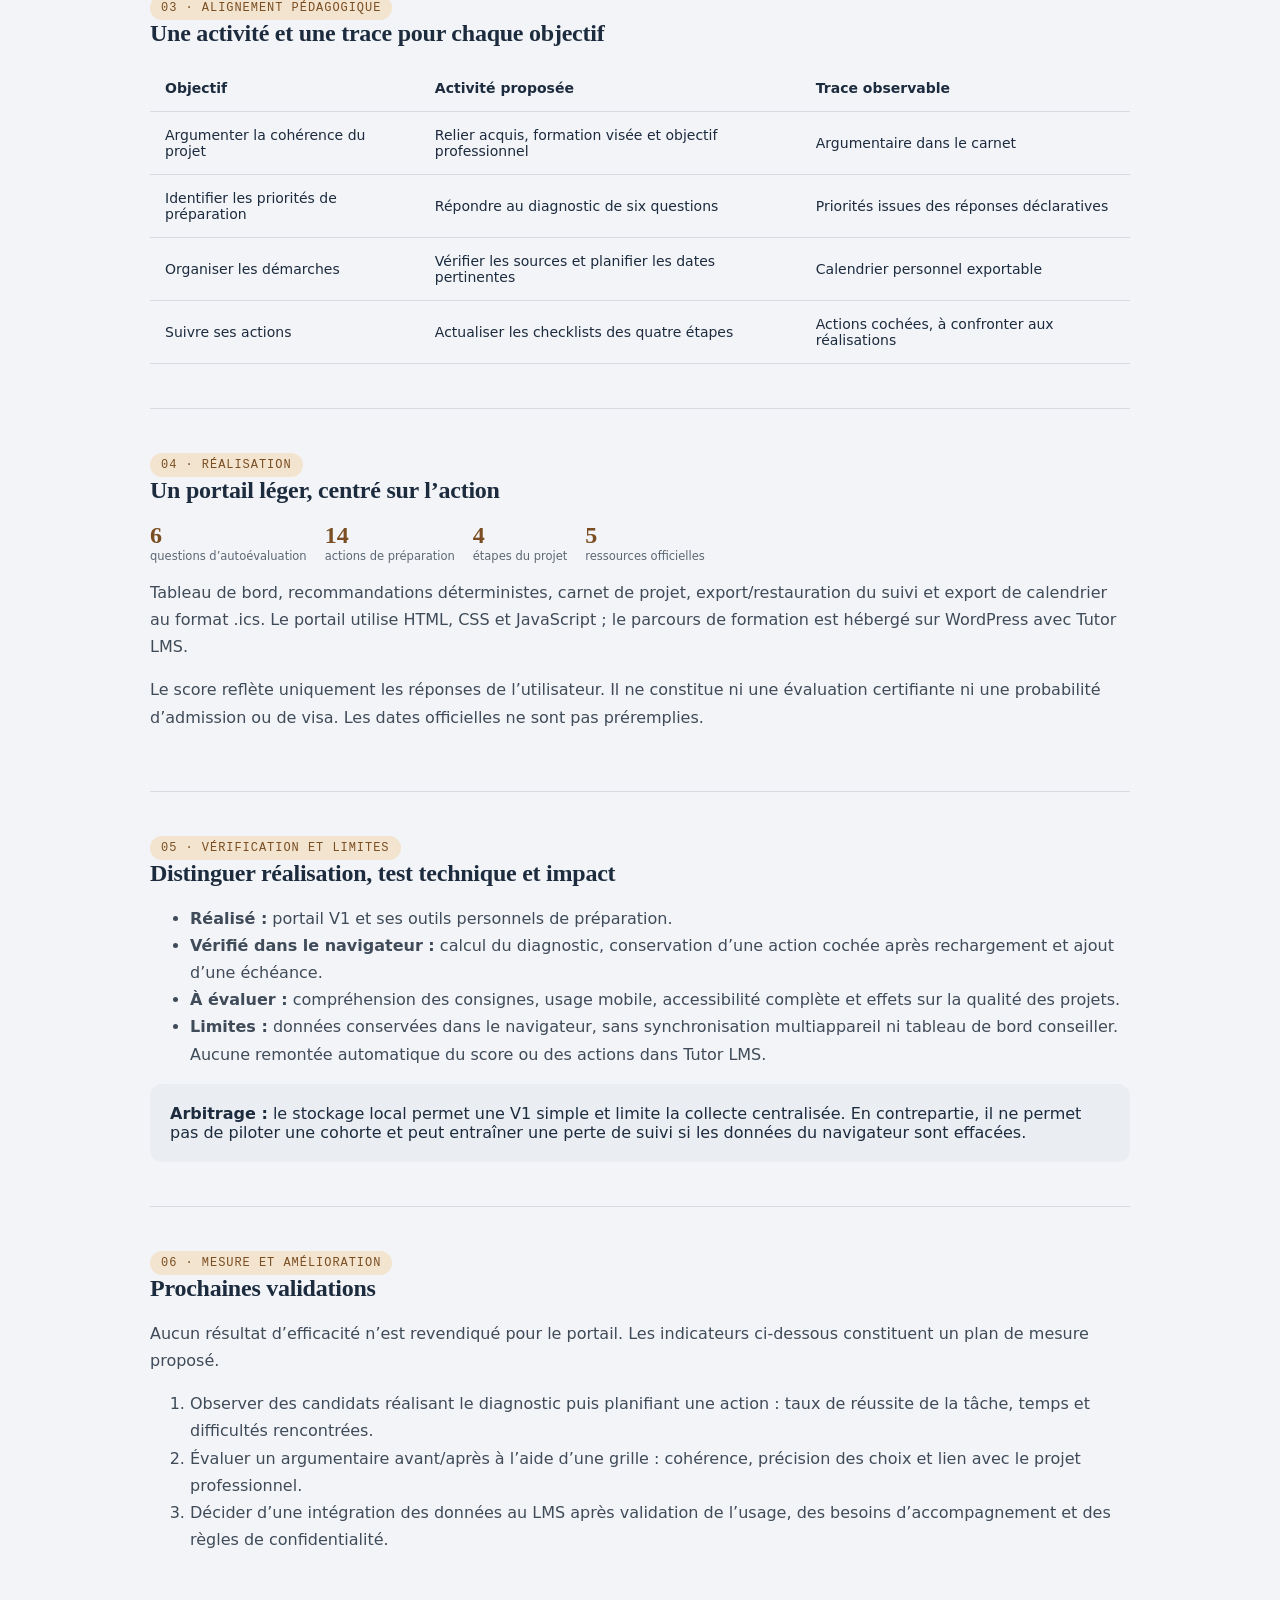
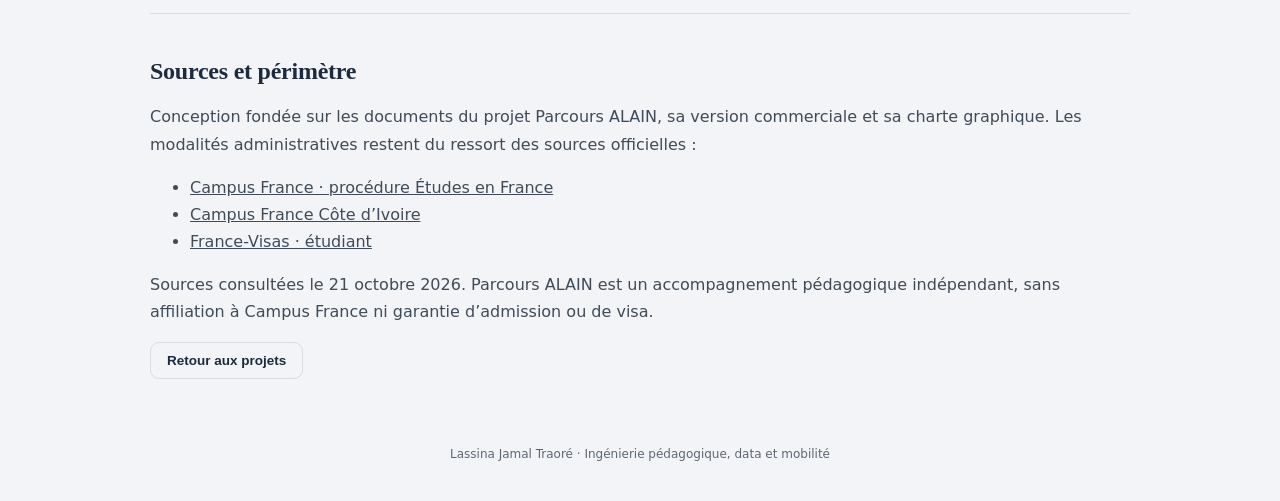
<file: parcours-alain/index.html>
<!doctype html><html lang="fr"><head><meta charset="utf-8"><meta name="viewport" content="width=device-width, initial-scale=1"><title>Parcours ALAIN | Étude de cas · Jamal Traoré</title><style>
:root{
  --bg:#F3F4F7;
  --surface:#FFFFFF;
  --surface-2:#EAEDF1;
  --ink:#1C2B3E;
  --ink-2:#283546;
  --slate:#3F4B59;
  --muted:#5C6774;
  --line:#D7DBE1;
  --accent:#B9793A;
  --accent-ink:#7A4E22;
  --accent-bg:#F3E4CF;
  font-family:'Public Sans',system-ui,sans-serif;
}
@media (prefers-color-scheme: dark){
  :root:not([data-theme="light"]){
    --bg:#141B24;
    --surface:#1B2430;
    --surface-2:#212B38;
    --ink:#EDEAE2;
    --ink-2:#D9D4C8;
    --slate:#AEB6C2;
    --muted:#8C97A3;
    --line:#303B48;
    --accent:#E0A75E;
    --accent-ink:#F3D9B4;
    --accent-bg:#3A2E1C;
  }
}
:root[data-theme="dark"]{
  --bg:#141B24;
  --surface:#1B2430;
  --surface-2:#212B38;
  --ink:#EDEAE2;
  --ink-2:#D9D4C8;
  --slate:#AEB6C2;
  --muted:#8C97A3;
  --line:#303B48;
  --accent:#E0A75E;
  --accent-ink:#F3D9B4;
  --accent-bg:#3A2E1C;
}
*{box-sizing:border-box;}
body{margin:0;background:var(--bg);color:var(--ink);padding-inline:20px;}
h1,h2,h3{font-family:'Fraunces',Georgia,serif;font-weight:600;letter-spacing:-0.01em;text-wrap:balance;margin:0;color:var(--ink);}
.mono{font-family:'IBM Plex Mono',ui-monospace,monospace;font-variant-numeric:tabular-nums;}
.wrap{max-width:980px;margin:0 auto;}
a{color:inherit;}

/* NAV */
nav.top{position:sticky;top:env(safe-area-inset-top,0px);z-index:20;background:color-mix(in srgb, var(--bg) 86%, transparent);backdrop-filter:blur(8px);border-bottom:1px solid var(--line);}
nav.top .row{max-width:980px;margin:0 auto;display:flex;align-items:center;justify-content:space-between;padding:14px 0;gap:12px;flex-wrap:wrap;}
nav.top .brand{font-family:'Fraunces',serif;font-weight:600;font-size:16px;}
nav.top .links{display:flex;gap:18px;flex-wrap:wrap;}
nav.top .links a{font-size:13px;color:var(--muted);text-decoration:none;font-weight:500;}
nav.top .links a:hover{color:var(--accent-ink);}

/* HERO */
.hero{padding-block:56px 44px;display:flex;flex-direction:column;gap:18px;}
.eyebrow{font-family:'IBM Plex Mono',monospace;font-size:12px;letter-spacing:.08em;text-transform:uppercase;color:var(--accent-ink);background:var(--accent-bg);display:inline-block;padding:5px 11px;border-radius:999px;width:fit-content;}
.hero h1{font-size:clamp(32px,5vw,50px);line-height:1.05;}
.hero .tagline{font-size:clamp(16px,2.2vw,19px);color:var(--slate);max-width:56ch;line-height:1.5;}
.hero .thesis{font-size:15px;color:var(--muted);max-width:62ch;line-height:1.6;border-left:2px solid var(--line);padding-left:16px;}
.cta-row{display:flex;gap:10px;flex-wrap:wrap;margin-top:6px;}
.btn{font-family:'Public Sans',sans-serif;font-weight:600;font-size:13.5px;border-radius:9px;padding:10px 16px;border:1px solid var(--accent);background:var(--accent);color:#2B1B08;cursor:pointer;text-decoration:none;display:inline-flex;align-items:center;gap:6px;}
.btn.secondary{background:transparent;color:var(--ink);border:1px solid var(--line);}

/* SECTION SHELL */
section{padding-block:44px;border-top:1px solid var(--line);}
.section-head{display:flex;align-items:baseline;gap:14px;margin-bottom:26px;flex-wrap:wrap;}
.section-head .num{font-family:'IBM Plex Mono',monospace;font-size:12px;color:var(--muted);}
.section-head h2{font-size:clamp(22px,3vw,28px);}
.section-lede{color:var(--slate);max-width:64ch;line-height:1.6;margin:-14px 0 26px;font-size:15px;}

/* PILLARS */
.pillars{display:grid;grid-template-columns:repeat(auto-fit,minmax(220px,1fr));gap:14px;}
.pillar{background:var(--surface);border:1px solid var(--line);border-radius:14px;padding:20px 20px 22px;display:flex;flex-direction:column;gap:10px;}
.pillar .tag{font-family:'IBM Plex Mono',monospace;font-size:11px;color:var(--accent-ink);text-transform:uppercase;letter-spacing:.05em;}
.pillar h3{font-size:17px;}
.pillar p{margin:0;font-size:13.5px;color:var(--muted);line-height:1.55;}
.pillar ul{margin:4px 0 0;padding-left:16px;font-size:13px;color:var(--slate);line-height:1.6;}

/* TIMELINE */
.timeline{display:flex;flex-direction:column;}
.trow{display:grid;grid-template-columns:130px 1fr;gap:18px;padding:16px 0;border-top:1px solid var(--line);}
.trow:first-child{border-top:none;}
.trow .when{font-family:'IBM Plex Mono',monospace;font-size:12px;color:var(--muted);padding-top:2px;}
.trow .what h3{font-size:16px;margin-bottom:3px;}
.trow .org{font-size:13px;color:var(--accent-ink);margin-bottom:6px;}
.trow p{margin:0;font-size:13.5px;color:var(--slate);line-height:1.55;max-width:60ch;}
@media (max-width:560px){.trow{grid-template-columns:1fr;gap:4px;}}

/* PROJECTS */
.projects{display:grid;grid-template-columns:repeat(auto-fit,minmax(260px,1fr));gap:14px;}
.project{background:var(--surface);border:1px solid var(--line);border-radius:14px;padding:20px;display:flex;flex-direction:column;gap:8px;}
.project .status{font-family:'IBM Plex Mono',monospace;font-size:10.5px;text-transform:uppercase;letter-spacing:.04em;padding:2px 8px;border-radius:999px;width:fit-content;background:var(--surface-2);color:var(--muted);}
.project h3{font-size:16px;}
.project p{margin:0;font-size:13.5px;color:var(--slate);line-height:1.55;}
.project .meta{font-size:12px;color:var(--muted);margin-top:2px;}

/* SKILLS */
.skillgrid{display:grid;grid-template-columns:repeat(auto-fit,minmax(200px,1fr));gap:18px;}
.skillcat h3{font-size:14px;color:var(--muted);text-transform:uppercase;letter-spacing:.04em;font-family:'IBM Plex Mono',monospace;font-weight:500;margin-bottom:10px;}
.chiplist{display:flex;flex-wrap:wrap;gap:6px;}
.chip{border:1px solid var(--line);background:var(--surface);font-size:12.5px;padding:5px 11px;border-radius:999px;color:var(--slate);}

/* DISTINCTIONS */
.distinctions{display:flex;flex-direction:column;gap:12px;}
.dist-item{display:flex;gap:14px;align-items:baseline;}
.dist-item .year{font-family:'IBM Plex Mono',monospace;font-size:12px;color:var(--accent-ink);width:44px;flex-shrink:0;}
.dist-item p{margin:0;font-size:13.5px;color:var(--slate);line-height:1.5;}

/* CONTACT / FOOTER */
.contact-band{background:linear-gradient(160deg,#1D4ED8,#1E3A8A);border-radius:18px;padding:32px 28px;color:#FFFFFF;display:flex;flex-direction:column;gap:16px;margin-block:44px;}
.contact-band h2{color:#FFFFFF;}
.contact-band p{margin:0;color:#DCE6FA;font-size:14px;max-width:56ch;line-height:1.6;}
.contact-links{display:flex;gap:10px;flex-wrap:wrap;margin-top:4px;}
.contact-links a{font-family:'IBM Plex Mono',monospace;font-size:12.5px;background:rgba(255,255,255,.14);border:1px solid rgba(255,255,255,.3);padding:8px 13px;border-radius:999px;text-decoration:none;color:#FFFFFF;font-weight:500;}
.contact-links a:hover{background:rgba(255,255,255,.22);}

footer.note{padding-block:24px 40px;font-size:12px;color:var(--muted);text-align:center;}

@media (max-width:640px){
  .hero{padding-block:40px 32px;}
  section{padding-block:34px;}
}

/* HERO GRID + PHOTO */
.hero-grid{display:flex;gap:32px;align-items:center;flex-wrap:wrap-reverse;}
.hero-text{flex:1 1 420px;display:flex;flex-direction:column;gap:18px;}
.hero-photo{flex:0 0 auto;}
.hero-photo img{display:block;width:196px;height:196px;object-fit:cover;border-radius:20px;border:1px solid var(--line);box-shadow:0 16px 34px -16px rgba(28,43,62,.4);}
@media (max-width:640px){.hero-photo img{width:128px;height:128px;border-radius:16px;}}

/* AFRIQUE */
.africa-intro{background:var(--surface);border:1px solid var(--line);border-radius:14px;padding:20px 22px;margin-bottom:18px;}
.africa-intro p{margin:0;font-size:14px;color:var(--slate);line-height:1.65;max-width:70ch;}
.project.featured{grid-column:1/-1;display:grid;grid-template-columns:1.1fr .9fr;gap:22px;align-items:center;border-color:var(--accent);}
.project.featured .shotwrap{display:block;border-radius:10px;overflow:hidden;border:1px solid var(--line);aspect-ratio:2/1;background:var(--surface-2);transition:box-shadow .2s ease;}
.project.featured .shotwrap:hover{box-shadow:0 6px 20px rgba(28,43,62,.16);}
.project.featured .shotwrap:focus-visible{outline:3px solid var(--accent);outline-offset:4px;}
.project.featured .shotwrap img{display:block;width:100%;height:100%;object-fit:cover;object-position:top;}
.kpi-mini{display:flex;gap:18px;flex-wrap:wrap;margin:4px 0 2px;}
.kpi-mini div{display:flex;flex-direction:column;}
.kpi-mini b{font-family:'Fraunces',serif;font-size:24px;color:var(--accent-ink);line-height:1.1;}
.kpi-mini span{font-size:11.5px;color:var(--muted);}
.project .btn{width:fit-content;margin-top:6px;}
@media (max-width:640px){.project.featured{grid-template-columns:1fr;}}
</style><style>.studyhero{padding:50px 0 30px}p,li{line-height:1.7;color:var(--slate)}.proof{width:100%;border-radius:16px;border:1px solid var(--line)}table{border-collapse:collapse;width:100%;font-size:14px}td,th{padding:15px;text-align:left;border-bottom:1px solid var(--line)}.notice{padding:20px;background:var(--surface-2);border-radius:12px}h2{margin-bottom:18px}a:focus-visible{outline:3px solid var(--accent);outline-offset:4px}</style></head><body><div class="wrap"><nav class="top"><div class="row"><a href="../index.html#projets">← Retour au portfolio</a><span>Jamal Traoré · Learning Architect</span></div></nav><header class="studyhero"><span class="eyebrow">Étude de cas · Mobilité académique · Octobre 2026</span><h1 style="font-size:44px;margin-top:22px">Parcours ALAIN</h1><p style="font-size:22px">Relier le projet d’études, l’apprentissage et le passage à l’action.</p><p>Un dispositif pour accompagner les candidats aux études en France, en particulier les étudiants de Côte d’Ivoire. Le portail V1 complète la logique de formation par des outils personnels de préparation.</p><div class="cta-row"><a class="btn" href="https://skillup.best/courses/parcours-alain-reussir-sa-mobilite-academique/" target="_blank" rel="noopener">Voir le cours Tutor LMS ↗</a><a class="btn secondary" href="https://parcours-alain-portail.jamaltraore707.chatgpt.site" target="_blank" rel="noopener">Essayer le portail V1 ↗</a></div></header><img class="proof" src="apercu.svg" alt="Vue de synthèse illustrée du portail Parcours ALAIN"><section><span class="eyebrow">01 · Le besoin</span><h2>Transformer des démarches dispersées en parcours guidé</h2><p>Le besoin visé est double : construire un projet cohérent entre études et avenir professionnel, puis organiser les actions nécessaires à sa préparation. Le portail aide le candidat à se situer, consulter les sources officielles et suivre ses propres étapes.</p><p><strong>Hypothèse de conception :</strong> une feuille de route explicite peut soutenir l’autonomie et réduire les oublis. Cette hypothèse reste à tester auprès des utilisateurs du portail.</p></section><section><span class="eyebrow">02 · Mon rôle</span><h2>Ingénierie pédagogique et conception produit</h2><div class="pillars"><article class="pillar"><h3>Structurer</h3><p>Définir la cible, articuler projet académique et professionnel, organiser les étapes et concevoir les activités de préparation.</p></article><article class="pillar"><h3>Outiller</h3><p>Traduire le parcours en diagnostic, checklists, calendrier, carnet et ressources. Développer le portail avec assistance IA et une charte cohérente.</p></article><article class="pillar"><h3>Vérifier</h3><p>Contrôler les sources institutionnelles, tester les interactions et expliciter les limites de l’autoévaluation et du stockage local.</p></article></div></section><section><span class="eyebrow">03 · Alignement pédagogique</span><h2>Une activité et une trace pour chaque objectif</h2><div style="overflow-x:auto"><table><thead><tr><th>Objectif</th><th>Activité proposée</th><th>Trace observable</th></tr></thead><tbody><tr><td>Argumenter la cohérence du projet</td><td>Relier acquis, formation visée et objectif professionnel</td><td>Argumentaire dans le carnet</td></tr><tr><td>Identifier les priorités de préparation</td><td>Répondre au diagnostic de six questions</td><td>Priorités issues des réponses déclaratives</td></tr><tr><td>Organiser les démarches</td><td>Vérifier les sources et planifier les dates pertinentes</td><td>Calendrier personnel exportable</td></tr><tr><td>Suivre ses actions</td><td>Actualiser les checklists des quatre étapes</td><td>Actions cochées, à confronter aux réalisations</td></tr></tbody></table></div></section><section><span class="eyebrow">04 · Réalisation</span><h2>Un portail léger, centré sur l’action</h2><div class="kpi-mini"><div><b>6</b><span>questions d’autoévaluation</span></div><div><b>14</b><span>actions de préparation</span></div><div><b>4</b><span>étapes du projet</span></div><div><b>5</b><span>ressources officielles</span></div></div><p>Tableau de bord, recommandations déterministes, carnet de projet, export/restauration du suivi et export de calendrier au format .ics. Le portail utilise HTML, CSS et JavaScript ; le parcours de formation est hébergé sur WordPress avec Tutor LMS.</p><p>Le score reflète uniquement les réponses de l’utilisateur. Il ne constitue ni une évaluation certifiante ni une probabilité d’admission ou de visa. Les dates officielles ne sont pas préremplies.</p></section><section><span class="eyebrow">05 · Vérification et limites</span><h2>Distinguer réalisation, test technique et impact</h2><ul><li><strong>Réalisé :</strong> portail V1 et ses outils personnels de préparation.</li><li><strong>Vérifié dans le navigateur :</strong> calcul du diagnostic, conservation d’une action cochée après rechargement et ajout d’une échéance.</li><li><strong>À évaluer :</strong> compréhension des consignes, usage mobile, accessibilité complète et effets sur la qualité des projets.</li><li><strong>Limites :</strong> données conservées dans le navigateur, sans synchronisation multiappareil ni tableau de bord conseiller. Aucune remontée automatique du score ou des actions dans Tutor LMS.</li></ul><div class="notice"><strong>Arbitrage :</strong> le stockage local permet une V1 simple et limite la collecte centralisée. En contrepartie, il ne permet pas de piloter une cohorte et peut entraîner une perte de suivi si les données du navigateur sont effacées.</div></section><section><span class="eyebrow">06 · Mesure et amélioration</span><h2>Prochaines validations</h2><p>Aucun résultat d’efficacité n’est revendiqué pour le portail. Les indicateurs ci-dessous constituent un plan de mesure proposé.</p><ol><li>Observer des candidats réalisant le diagnostic puis planifiant une action : taux de réussite de la tâche, temps et difficultés rencontrées.</li><li>Évaluer un argumentaire avant/après à l’aide d’une grille : cohérence, précision des choix et lien avec le projet professionnel.</li><li>Décider d’une intégration des données au LMS après validation de l’usage, des besoins d’accompagnement et des règles de confidentialité.</li></ol></section><section><h2>Sources et périmètre</h2><p>Conception fondée sur les documents du projet Parcours ALAIN, sa version commerciale et sa charte graphique. Les modalités administratives restent du ressort des sources officielles :</p><ul><li><a href="https://www.campusfrance.org/fr/candidature-procedure-etudes-en-france">Campus France · procédure Études en France</a></li><li><a href="https://www.ivoire.campusfrance.org/procedure-etudes-en-france">Campus France Côte d’Ivoire</a></li><li><a href="https://www.france-visas.gouv.fr/etudiant">France-Visas · étudiant</a></li></ul><p>Sources consultées le 21 octobre 2026. Parcours ALAIN est un accompagnement pédagogique indépendant, sans affiliation à Campus France ni garantie d’admission ou de visa.</p><a class="btn secondary" href="../index.html#projets">Retour aux projets</a></section><footer class="note">Lassina Jamal Traoré · Ingénierie pédagogique, data et mobilité</footer></div></body></html>
</file>
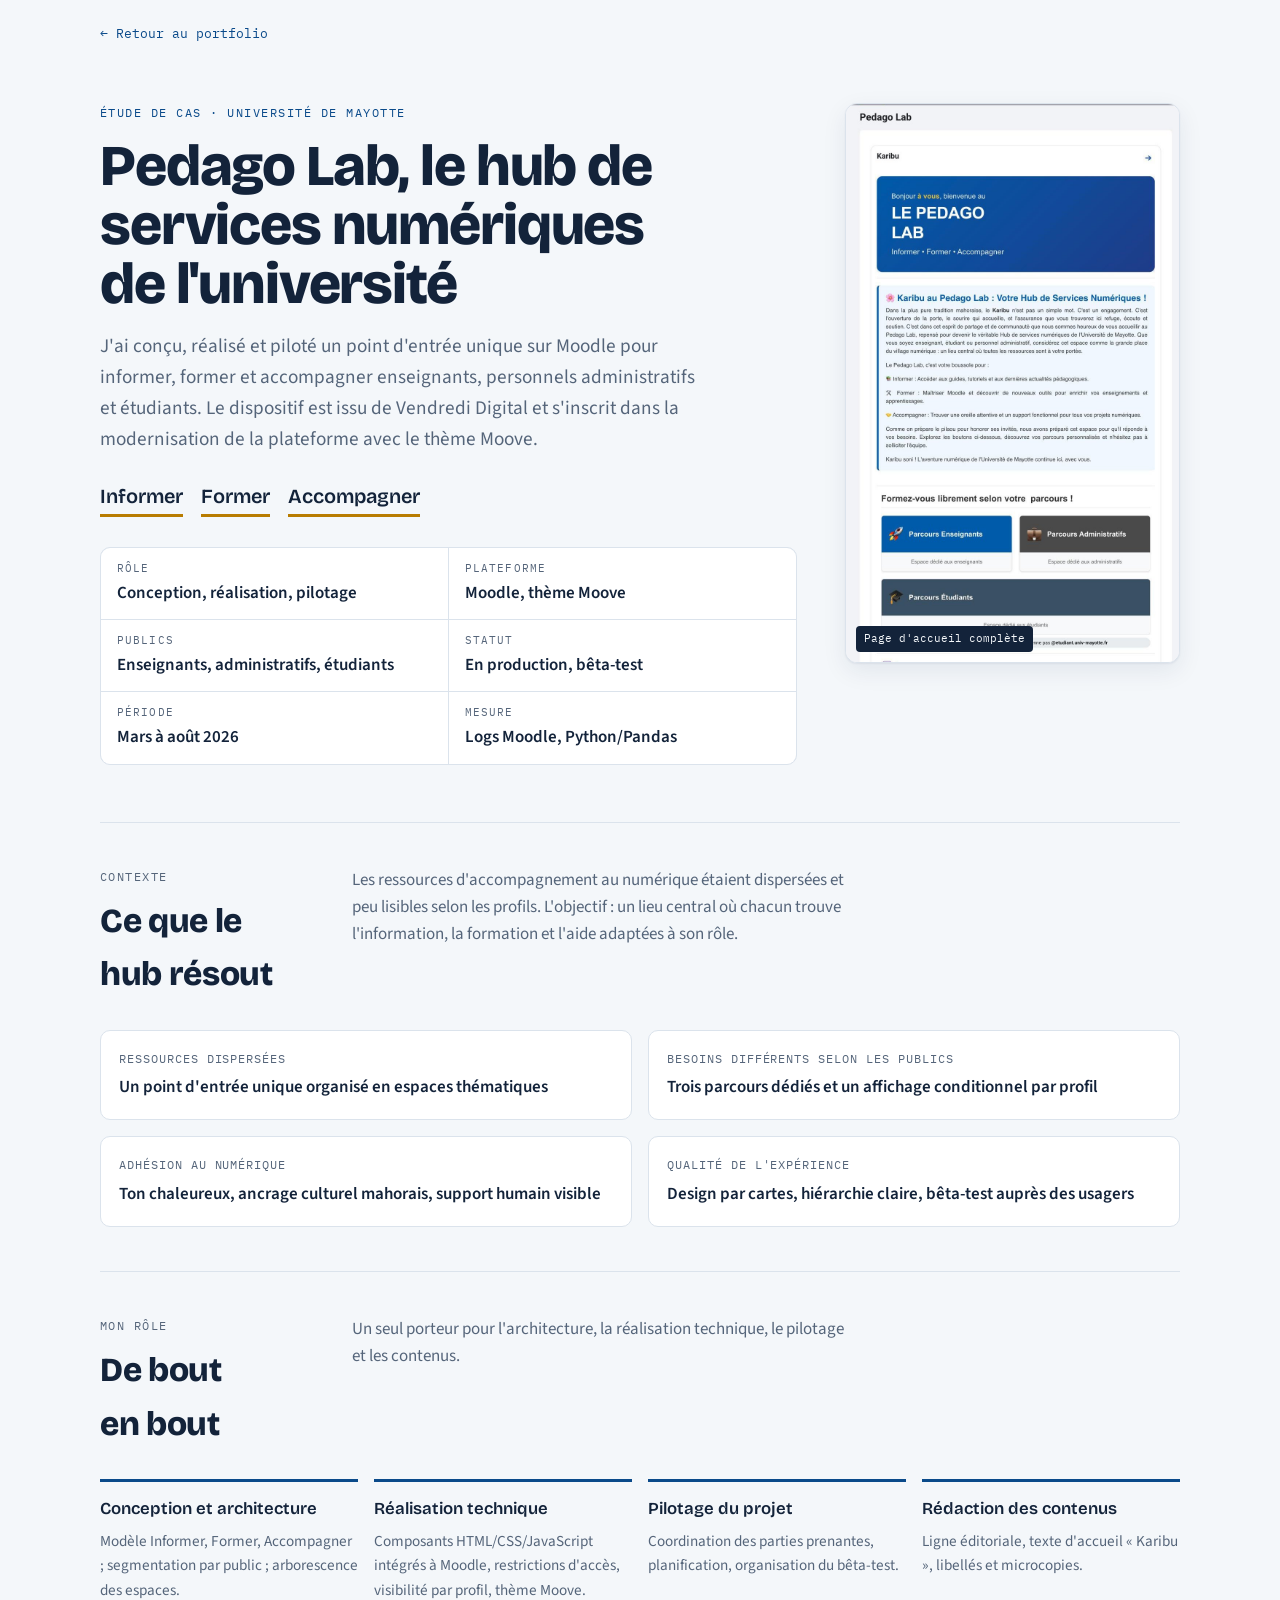
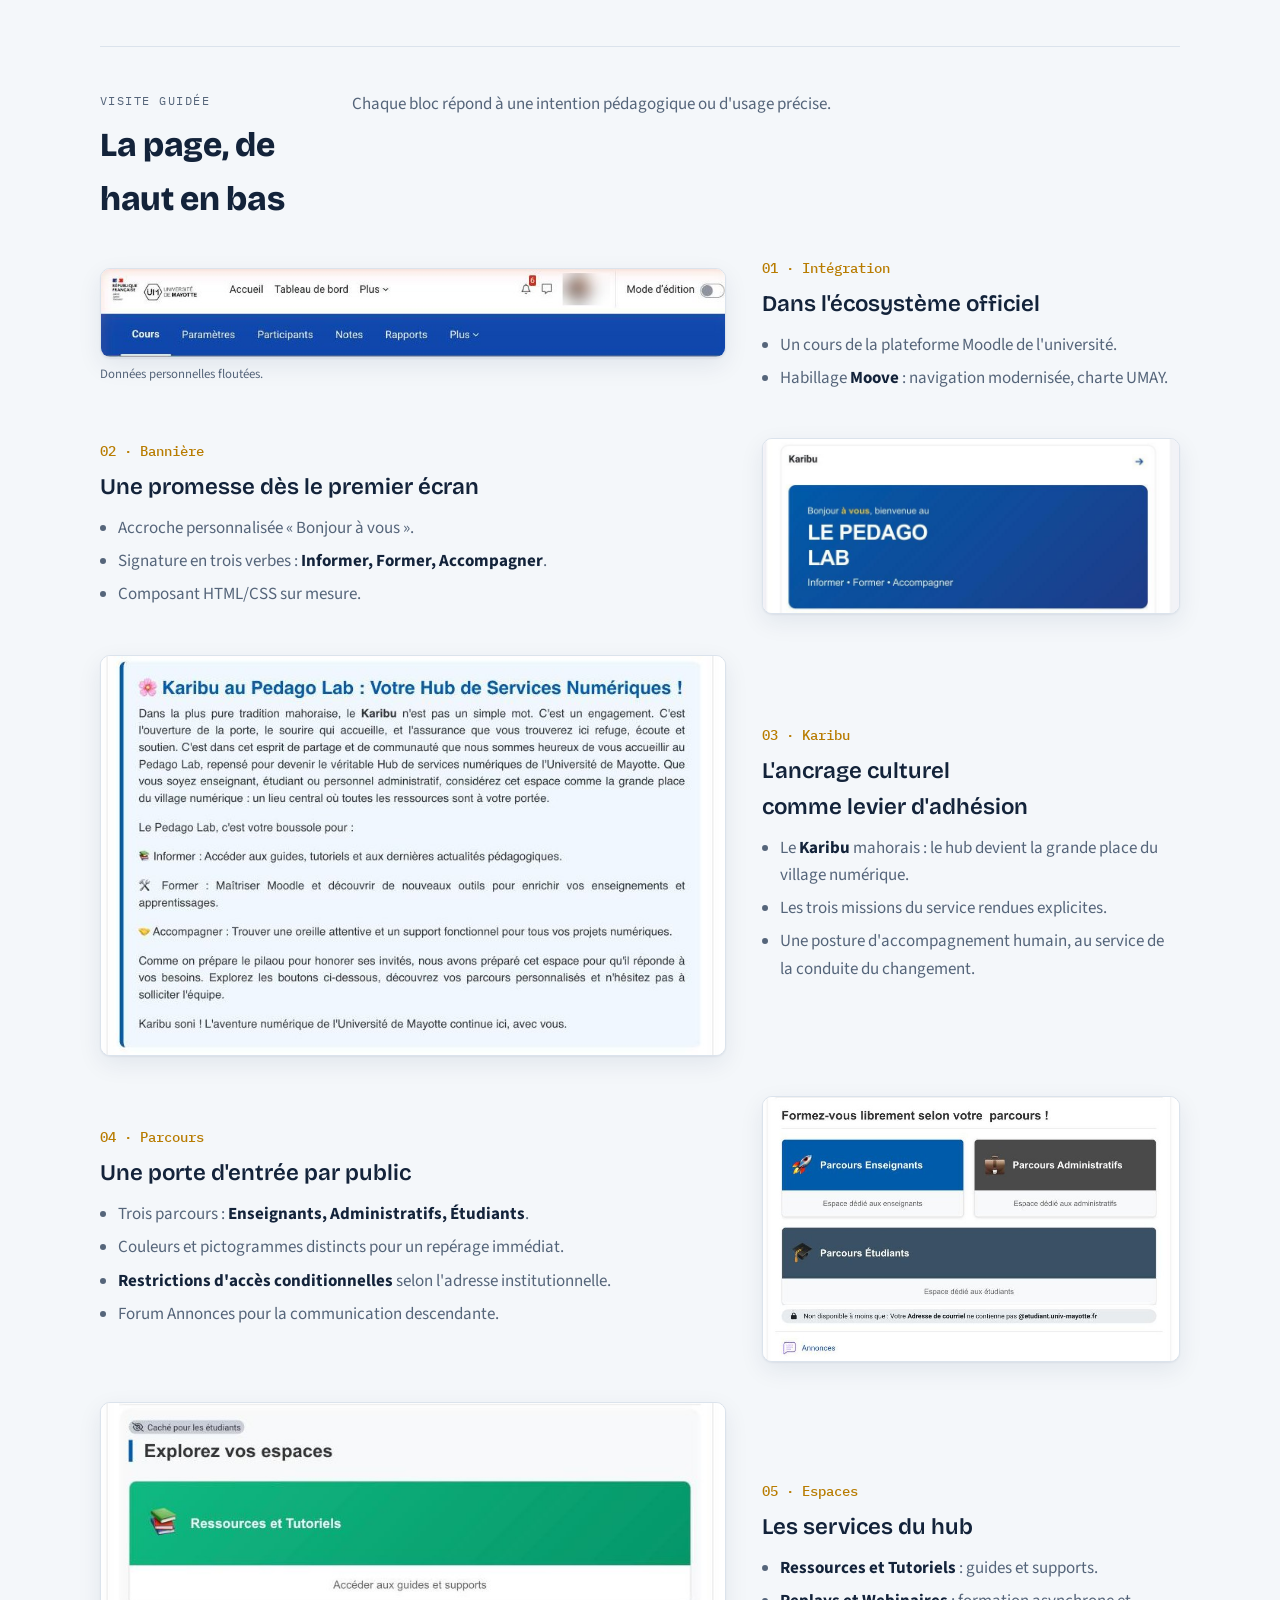
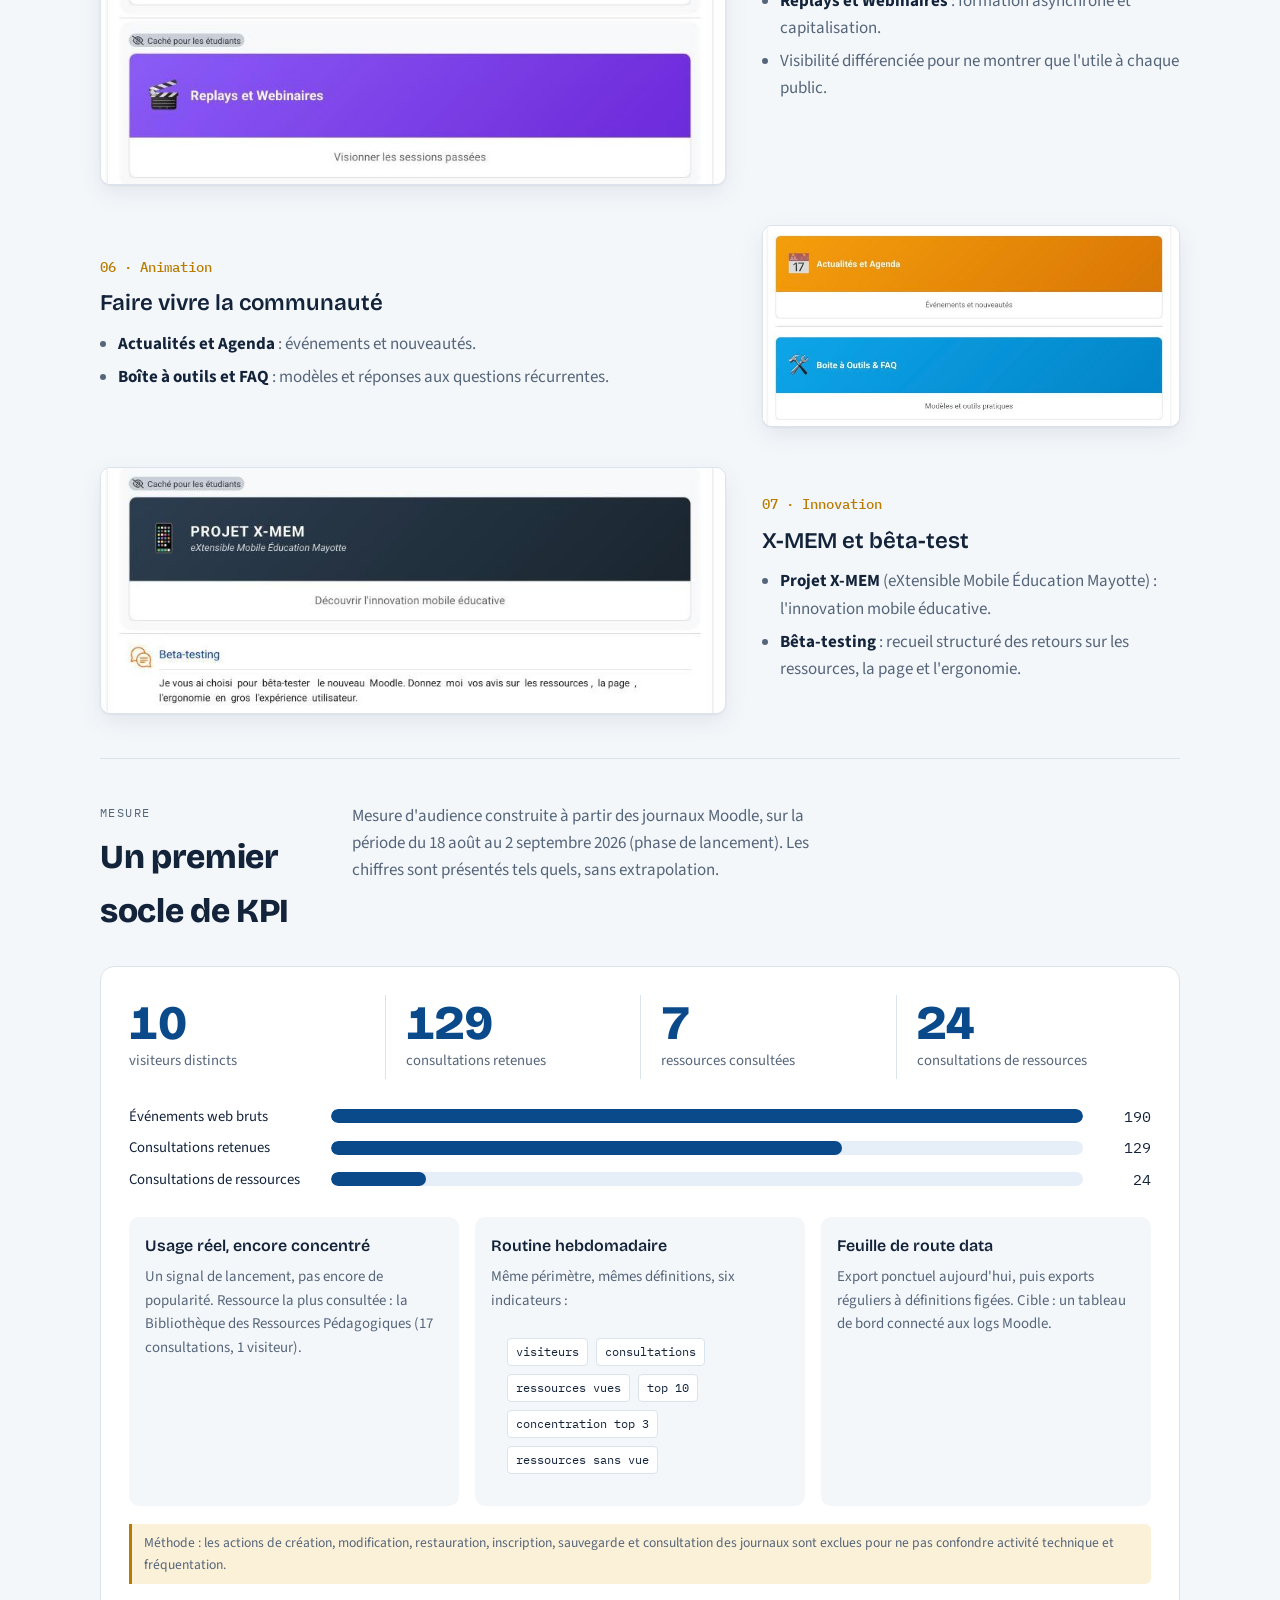
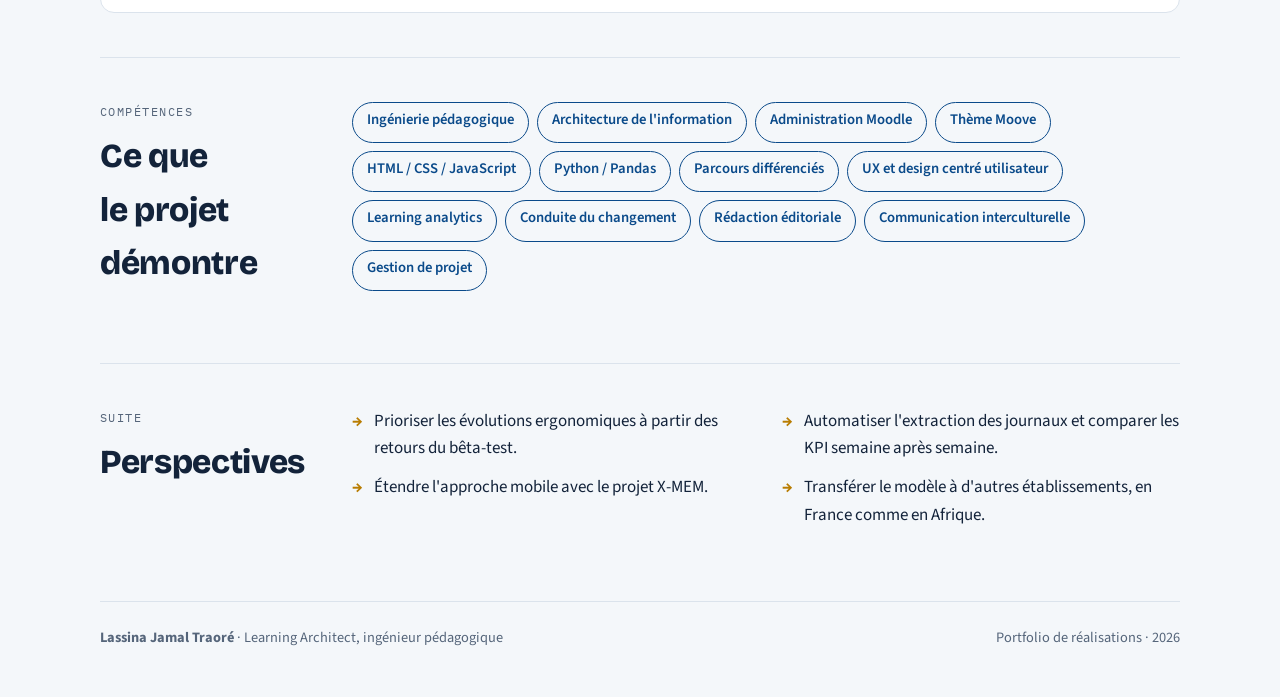
<file: pedago-lab/index.html>
<!doctype html><html><head><meta charset=utf8><meta name=viewport content="width=device-width,initial-scale=1,viewport-fit=cover"><style>:root{color-scheme:light;box-sizing:border-box;padding-top:env(safe-area-inset-top,0px);padding-bottom:env(safe-area-inset-bottom,0px)}html{scroll-padding-top:env(safe-area-inset-top,0px)}body{margin:0;padding:0;font:14px -apple-system,BlinkMacSystemFont,sans-serif;background:#faf9f5;color:#141413}img{max-width:100%}[hidden]:not([hidden=until-found i]){display:none!important}</style></head><body>
<title>Pedago Lab UMAY</title>
<link rel="stylesheet" href="https://fonts.googleapis.com/css2?family=Bricolage+Grotesque:opsz,wght@12..96,600;12..96,800&family=Source+Sans+3:wght@400;600;700&family=IBM+Plex+Mono:wght@500&display=swap">
<style>
:root{
  --bg:#f4f7fa;--surface:#ffffff;--ink:#13233a;--muted:#55657a;--line:#dbe3ec;
  --lagoon:#0a4a8a;--lagoon-soft:#e6eef8;--ylang:#b87c00;--ylang-soft:#fbf1d9;
  --shadow:0 1px 2px rgba(10,40,80,.06),0 8px 24px rgba(10,40,80,.08);
  --display:"Bricolage Grotesque","Segoe UI",system-ui,sans-serif;
  --body:"Source Sans 3","Segoe UI",system-ui,sans-serif;
  --mono:"IBM Plex Mono",ui-monospace,Menlo,monospace;
}
@media (prefers-color-scheme:dark){:root:not([data-theme="light"]){
  color-scheme:dark;--bg:#0c1523;--surface:#132136;--ink:#e6edf6;--muted:#9fb0c4;--line:#24364f;
  --lagoon:#7fb2ff;--lagoon-soft:#172b47;--ylang:#f2b93b;--ylang-soft:#2c2412;--shadow:0 8px 24px rgba(0,0,0,.35)}}
:root[data-theme="dark"]{
  color-scheme:dark;--bg:#0c1523;--surface:#132136;--ink:#e6edf6;--muted:#9fb0c4;--line:#24364f;
  --lagoon:#7fb2ff;--lagoon-soft:#172b47;--ylang:#f2b93b;--ylang-soft:#2c2412;--shadow:0 8px 24px rgba(0,0,0,.35)}
*{box-sizing:border-box}
body{background:var(--bg);color:var(--ink);font-family:var(--body);font-size:17px;line-height:1.6;padding-inline:20px;padding-block:0 48px}
.wrap{max-width:1080px;margin:0 auto}
h1,h2,h3{font-family:var(--display);text-wrap:balance;margin:0}
h1{font-size:clamp(2.1rem,5vw,3.6rem);font-weight:800;line-height:1.02;letter-spacing:-.02em}
h2{font-size:clamp(1.5rem,3vw,2.1rem);font-weight:800;letter-spacing:-.01em}
h3{font-size:1.2rem;font-weight:600}
p{margin:0}
.eyebrow{font-family:var(--mono);font-size:.78rem;letter-spacing:.12em;text-transform:uppercase;color:var(--lagoon)}
a{color:var(--lagoon)}
:focus-visible{outline:3px solid var(--ylang);outline-offset:2px}

/* hero */
.hero{display:grid;grid-template-columns:1.35fr .65fr;gap:48px;align-items:start;padding-block:56px 40px}
.hero .lead{font-size:1.2rem;color:var(--muted);margin-top:18px;max-width:60ch}
.signature{font-family:var(--display);font-weight:600;font-size:1.25rem;margin-top:26px;display:flex;flex-wrap:wrap;gap:10px 18px}
.signature span{border-bottom:3px solid var(--ylang);padding-bottom:2px}
.facts{display:grid;grid-template-columns:repeat(2,minmax(0,1fr));gap:1px;background:var(--line);border:1px solid var(--line);border-radius:10px;overflow:hidden;margin-top:30px}
.facts div{background:var(--surface);padding:12px 16px}
.facts dt{font-family:var(--mono);font-size:.7rem;letter-spacing:.1em;text-transform:uppercase;color:var(--muted)}
.facts dd{margin:2px 0 0;font-weight:600}
.scroll-preview{position:relative;border-radius:12px;overflow:hidden;box-shadow:var(--shadow);border:1px solid var(--line);height:560px;background:var(--surface)}
.scroll-preview img{width:100%;display:block;animation:pan 26s ease-in-out infinite alternate}
@keyframes pan{0%,8%{transform:translateY(0)}92%,100%{transform:translateY(calc(-100% + 560px))}}
@media (prefers-reduced-motion:reduce){.scroll-preview img{animation:none}}
.scroll-preview figcaption{position:absolute;left:10px;bottom:10px;background:var(--ink);color:var(--bg);font-family:var(--mono);font-size:.7rem;padding:4px 8px;border-radius:4px}

section{padding-block:44px;border-top:1px solid var(--line)}
.sec-head{display:grid;grid-template-columns:220px 1fr;gap:32px;margin-bottom:28px}
.sec-head p{color:var(--muted);max-width:62ch}

/* context */
.problems{display:grid;grid-template-columns:repeat(2,minmax(0,1fr));gap:16px}
.problem{background:var(--surface);border:1px solid var(--line);border-radius:10px;padding:18px}
.problem .from{font-family:var(--mono);font-size:.75rem;color:var(--muted);text-transform:uppercase;letter-spacing:.08em}
.problem .to{font-weight:600;margin-top:6px}

/* roles */
.roles{display:grid;grid-template-columns:repeat(4,minmax(0,1fr));gap:16px}
.roles div{padding-top:14px;border-top:3px solid var(--lagoon)}
.roles h3{font-size:1.05rem;margin-bottom:6px}
.roles p{color:var(--muted);font-size:.95rem}

/* tour */
.tour{display:grid;gap:40px}
.stop{display:grid;grid-template-columns:1.2fr .8fr;gap:36px;align-items:center}
.stop:nth-child(even) .shot{order:2}
.shot{border-radius:10px;overflow:hidden;border:1px solid var(--line);box-shadow:var(--shadow);background:#fff}
.shot img{display:block;width:100%}
.stop .num{font-family:var(--mono);color:var(--ylang);font-size:.85rem;font-weight:500}
.stop h3{margin:4px 0 10px;font-size:1.4rem}
.stop ul{margin:0;padding-left:18px;color:var(--muted)}
.stop li{margin-bottom:6px}
.stop li b{color:var(--ink)}
.blur-note{font-size:.8rem;color:var(--muted);margin-top:6px}

/* kpi */
.kpi-band{background:var(--surface);border:1px solid var(--line);border-radius:14px;padding:28px}
.kpis{display:grid;grid-template-columns:repeat(4,minmax(0,1fr));gap:0}
.kpi{padding:4px 20px;border-left:1px solid var(--line)}
.kpi:first-child{border-left:0;padding-left:0}
.kpi b{display:block;font-family:var(--display);font-size:3rem;font-weight:800;line-height:1;font-variant-numeric:tabular-nums;color:var(--lagoon)}
.kpi span{font-size:.92rem;color:var(--muted)}
.funnel{margin-top:26px;display:grid;gap:8px}
.bar{display:grid;grid-template-columns:190px 1fr 56px;gap:12px;align-items:center;font-size:.92rem}
.bar .track{height:14px;background:var(--lagoon-soft);border-radius:7px;overflow:hidden}
.bar .fill{height:100%;background:var(--lagoon);border-radius:7px}
.bar .v{font-family:var(--mono);text-align:right;font-variant-numeric:tabular-nums}
.readings{display:grid;grid-template-columns:repeat(3,minmax(0,1fr));gap:16px;margin-top:26px}
.readings div{background:var(--bg);border-radius:10px;padding:16px}
.readings h3{font-size:1rem;margin-bottom:6px}
.readings p{font-size:.93rem;color:var(--muted)}
.method{margin-top:18px;font-size:.85rem;color:var(--muted);border-left:3px solid var(--ylang);padding-left:12px;background:var(--ylang-soft);padding-block:8px;border-radius:0 6px 6px 0}
.routine{display:flex;flex-wrap:wrap;gap:8px;margin-top:10px}
.routine span{font-family:var(--mono);font-size:.78rem;border:1px solid var(--line);border-radius:4px;padding:3px 8px;background:var(--surface)}

.chips{display:flex;flex-wrap:wrap;gap:8px}
.chips span{border:1px solid var(--lagoon);color:var(--lagoon);border-radius:999px;padding:5px 14px;font-weight:600;font-size:.92rem}
.next{display:grid;grid-template-columns:repeat(2,minmax(0,1fr));gap:12px 32px;padding:0;list-style:none;margin:0}
.next li{padding-left:22px;position:relative}
.next li::before{content:"→";position:absolute;left:0;color:var(--ylang);font-weight:700}
footer{border-top:1px solid var(--line);padding-top:24px;color:var(--muted);font-size:.9rem;display:flex;flex-wrap:wrap;justify-content:space-between;gap:10px}

@media (max-width:820px){
  .hero,.stop,.sec-head{grid-template-columns:1fr;gap:22px}
  .stop:nth-child(even) .shot{order:0}
  .scroll-preview{height:380px}
  @keyframes pan{0%,8%{transform:translateY(0)}92%,100%{transform:translateY(calc(-100% + 380px))}}
  .roles,.kpis{grid-template-columns:repeat(2,minmax(0,1fr));gap:20px}
  .kpi{border-left:0;padding:0}
  .readings,.problems,.next{grid-template-columns:1fr}
  .bar{grid-template-columns:120px 1fr 44px}
}
@media (max-width:420px){.facts{grid-template-columns:1fr}.kpi b{font-size:2.3rem}}
</style>

<div class="wrap">
<p style="padding-top:20px;margin:0"><a href="../index.html" style="font-family:var(--mono);font-size:.8rem;text-decoration:none">&larr; Retour au portfolio</a></p>
<header class="hero">
  <div>
    <p class="eyebrow">Étude de cas · Université de Mayotte</p>
    <h1 style="margin-top:14px">Pedago Lab, le hub de services numériques de l'université</h1>
    <p class="lead">J'ai conçu, réalisé et piloté un point d'entrée unique sur Moodle pour informer, former et accompagner enseignants, personnels administratifs et étudiants. Le dispositif est issu de Vendredi Digital et s'inscrit dans la modernisation de la plateforme avec le thème Moove.</p>
    <div class="signature"><span>Informer</span><span>Former</span><span>Accompagner</span></div>
    <dl class="facts">
      <div><dt>Rôle</dt><dd>Conception, réalisation, pilotage</dd></div>
      <div><dt>Plateforme</dt><dd>Moodle, thème Moove</dd></div>
      <div><dt>Publics</dt><dd>Enseignants, administratifs, étudiants</dd></div>
      <div><dt>Statut</dt><dd>En production, bêta-test</dd></div>
      <div><dt>Période</dt><dd>Mars à août 2026</dd></div>
      <div><dt>Mesure</dt><dd>Logs Moodle, Python/Pandas</dd></div>
    </dl>
  </div>
  <figure class="scroll-preview" style="margin:0">
    <img src="img/overview.jpg" alt="Capture complète de la page d'accueil du Pedago Lab sur Moodle">
    <figcaption>Page d'accueil complète</figcaption>
  </figure>
</header>

<section>
  <div class="sec-head">
    <div><p class="eyebrow">Contexte</p><h2 style="margin-top:8px">Ce que le hub résout</h2></div>
    <p>Les ressources d'accompagnement au numérique étaient dispersées et peu lisibles selon les profils. L'objectif : un lieu central où chacun trouve l'information, la formation et l'aide adaptées à son rôle.</p>
  </div>
  <div class="problems">
    <div class="problem"><div class="from">Ressources dispersées</div><div class="to">Un point d'entrée unique organisé en espaces thématiques</div></div>
    <div class="problem"><div class="from">Besoins différents selon les publics</div><div class="to">Trois parcours dédiés et un affichage conditionnel par profil</div></div>
    <div class="problem"><div class="from">Adhésion au numérique</div><div class="to">Ton chaleureux, ancrage culturel mahorais, support humain visible</div></div>
    <div class="problem"><div class="from">Qualité de l'expérience</div><div class="to">Design par cartes, hiérarchie claire, bêta-test auprès des usagers</div></div>
  </div>
</section>

<section>
  <div class="sec-head">
    <div><p class="eyebrow">Mon rôle</p><h2 style="margin-top:8px">De bout en bout</h2></div>
    <p>Un seul porteur pour l'architecture, la réalisation technique, le pilotage et les contenus.</p>
  </div>
  <div class="roles">
    <div><h3>Conception et architecture</h3><p>Modèle Informer, Former, Accompagner ; segmentation par public ; arborescence des espaces.</p></div>
    <div><h3>Réalisation technique</h3><p>Composants HTML/CSS/JavaScript intégrés à Moodle, restrictions d'accès, visibilité par profil, thème Moove.</p></div>
    <div><h3>Pilotage du projet</h3><p>Coordination des parties prenantes, planification, organisation du bêta-test.</p></div>
    <div><h3>Rédaction des contenus</h3><p>Ligne éditoriale, texte d'accueil « Karibu », libellés et microcopies.</p></div>
  </div>
</section>

<section>
  <div class="sec-head">
    <div><p class="eyebrow">Visite guidée</p><h2 style="margin-top:8px">La page, de haut en bas</h2></div>
    <p>Chaque bloc répond à une intention pédagogique ou d'usage précise.</p>
  </div>
  <div class="tour">
    <div class="stop">
      <div><div class="shot"><img src="img/header.jpg" alt="Barre de navigation Moodle UMAY avec le thème Moove"></div><p class="blur-note">Données personnelles floutées.</p></div>
      <div><span class="num">01 · Intégration</span><h3>Dans l'écosystème officiel</h3><ul><li>Un cours de la plateforme Moodle de l'université.</li><li>Habillage <b>Moove</b> : navigation modernisée, charte UMAY.</li></ul></div>
    </div>
    <div class="stop">
      <div class="shot"><img src="img/hero.jpg" alt="Bannière d'accueil Le Pedago Lab"></div>
      <div><span class="num">02 · Bannière</span><h3>Une promesse dès le premier écran</h3><ul><li>Accroche personnalisée « Bonjour à vous ».</li><li>Signature en trois verbes : <b>Informer, Former, Accompagner</b>.</li><li>Composant HTML/CSS sur mesure.</li></ul></div>
    </div>
    <div class="stop">
      <div class="shot"><img src="img/karibu.jpg" alt="Texte d'accueil Karibu au Pedago Lab"></div>
      <div><span class="num">03 · Karibu</span><h3>L'ancrage culturel comme levier d'adhésion</h3><ul><li>Le <b>Karibu</b> mahorais : le hub devient la grande place du village numérique.</li><li>Les trois missions du service rendues explicites.</li><li>Une posture d'accompagnement humain, au service de la conduite du changement.</li></ul></div>
    </div>
    <div class="stop">
      <div class="shot"><img src="img/parcours.jpg" alt="Cartes Parcours Enseignants, Administratifs et Étudiants"></div>
      <div><span class="num">04 · Parcours</span><h3>Une porte d'entrée par public</h3><ul><li>Trois parcours : <b>Enseignants, Administratifs, Étudiants</b>.</li><li>Couleurs et pictogrammes distincts pour un repérage immédiat.</li><li><b>Restrictions d'accès conditionnelles</b> selon l'adresse institutionnelle.</li><li>Forum Annonces pour la communication descendante.</li></ul></div>
    </div>
    <div class="stop">
      <div class="shot"><img src="img/explorez.jpg" alt="Espaces Ressources et Tutoriels, Replays et Webinaires"></div>
      <div><span class="num">05 · Espaces</span><h3>Les services du hub</h3><ul><li><b>Ressources et Tutoriels</b> : guides et supports.</li><li><b>Replays et Webinaires</b> : formation asynchrone et capitalisation.</li><li>Visibilité différenciée pour ne montrer que l'utile à chaque public.</li></ul></div>
    </div>
    <div class="stop">
      <div class="shot"><img src="img/agenda.jpg" alt="Espaces Actualités et Agenda, Boîte à outils et FAQ"></div>
      <div><span class="num">06 · Animation</span><h3>Faire vivre la communauté</h3><ul><li><b>Actualités et Agenda</b> : événements et nouveautés.</li><li><b>Boîte à outils et FAQ</b> : modèles et réponses aux questions récurrentes.</li></ul></div>
    </div>
    <div class="stop">
      <div class="shot"><img src="img/xmem.jpg" alt="Projet X-MEM et espace de bêta-testing"></div>
      <div><span class="num">07 · Innovation</span><h3>X-MEM et bêta-test</h3><ul><li><b>Projet X-MEM</b> (eXtensible Mobile Éducation Mayotte) : l'innovation mobile éducative.</li><li><b>Bêta-testing</b> : recueil structuré des retours sur les ressources, la page et l'ergonomie.</li></ul></div>
    </div>
  </div>
</section>

<section id="kpi">
  <div class="sec-head">
    <div><p class="eyebrow">Mesure</p><h2 style="margin-top:8px">Un premier socle de KPI</h2></div>
    <p>Mesure d'audience construite à partir des journaux Moodle, sur la période du 18 août au 2 septembre 2026 (phase de lancement). Les chiffres sont présentés tels quels, sans extrapolation.</p>
  </div>
  <div class="kpi-band">
    <div class="kpis">
      <div class="kpi"><b>10</b><span>visiteurs distincts</span></div>
      <div class="kpi"><b>129</b><span>consultations retenues</span></div>
      <div class="kpi"><b>7</b><span>ressources consultées</span></div>
      <div class="kpi"><b>24</b><span>consultations de ressources</span></div>
    </div>
    <div class="funnel" aria-label="Nettoyage des journaux">
      <div class="bar"><span>Événements web bruts</span><div class="track"><div class="fill" style="width:100%"></div></div><span class="v">190</span></div>
      <div class="bar"><span>Consultations retenues</span><div class="track"><div class="fill" style="width:67.9%"></div></div><span class="v">129</span></div>
      <div class="bar"><span>Consultations de ressources</span><div class="track"><div class="fill" style="width:12.6%"></div></div><span class="v">24</span></div>
    </div>
    <div class="readings">
      <div><h3>Usage réel, encore concentré</h3><p>Un signal de lancement, pas encore de popularité. Ressource la plus consultée : la Bibliothèque des Ressources Pédagogiques (17 consultations, 1 visiteur).</p></div>
      <div><h3>Routine hebdomadaire</h3><p>Même périmètre, mêmes définitions, six indicateurs :</p>
        <div class="routine"><span>visiteurs</span><span>consultations</span><span>ressources vues</span><span>top 10</span><span>concentration top 3</span><span>ressources sans vue</span></div></div>
      <div><h3>Feuille de route data</h3><p>Export ponctuel aujourd'hui, puis exports réguliers à définitions figées. Cible : un tableau de bord connecté aux logs Moodle.</p></div>
    </div>
    <p class="method">Méthode : les actions de création, modification, restauration, inscription, sauvegarde et consultation des journaux sont exclues pour ne pas confondre activité technique et fréquentation.</p>
  </div>
</section>

<section>
  <div class="sec-head">
    <div><p class="eyebrow">Compétences</p><h2 style="margin-top:8px">Ce que le projet démontre</h2></div>
    <div class="chips">
      <span>Ingénierie pédagogique</span><span>Architecture de l'information</span><span>Administration Moodle</span><span>Thème Moove</span><span>HTML / CSS / JavaScript</span><span>Python / Pandas</span><span>Parcours différenciés</span><span>UX et design centré utilisateur</span><span>Learning analytics</span><span>Conduite du changement</span><span>Rédaction éditoriale</span><span>Communication interculturelle</span><span>Gestion de projet</span>
    </div>
  </div>
</section>

<section>
  <div class="sec-head">
    <div><p class="eyebrow">Suite</p><h2 style="margin-top:8px">Perspectives</h2></div>
    <ul class="next">
      <li>Prioriser les évolutions ergonomiques à partir des retours du bêta-test.</li>
      <li>Automatiser l'extraction des journaux et comparer les KPI semaine après semaine.</li>
      <li>Étendre l'approche mobile avec le projet X-MEM.</li>
      <li>Transférer le modèle à d'autres établissements, en France comme en Afrique.</li>
    </ul>
  </div>
</section>

<footer>
  <span><b>Lassina Jamal Traoré</b> · Learning Architect, ingénieur pédagogique</span>
  <span>Portfolio de réalisations · 2026</span>
</footer>
</div>

</body></html>
</file>
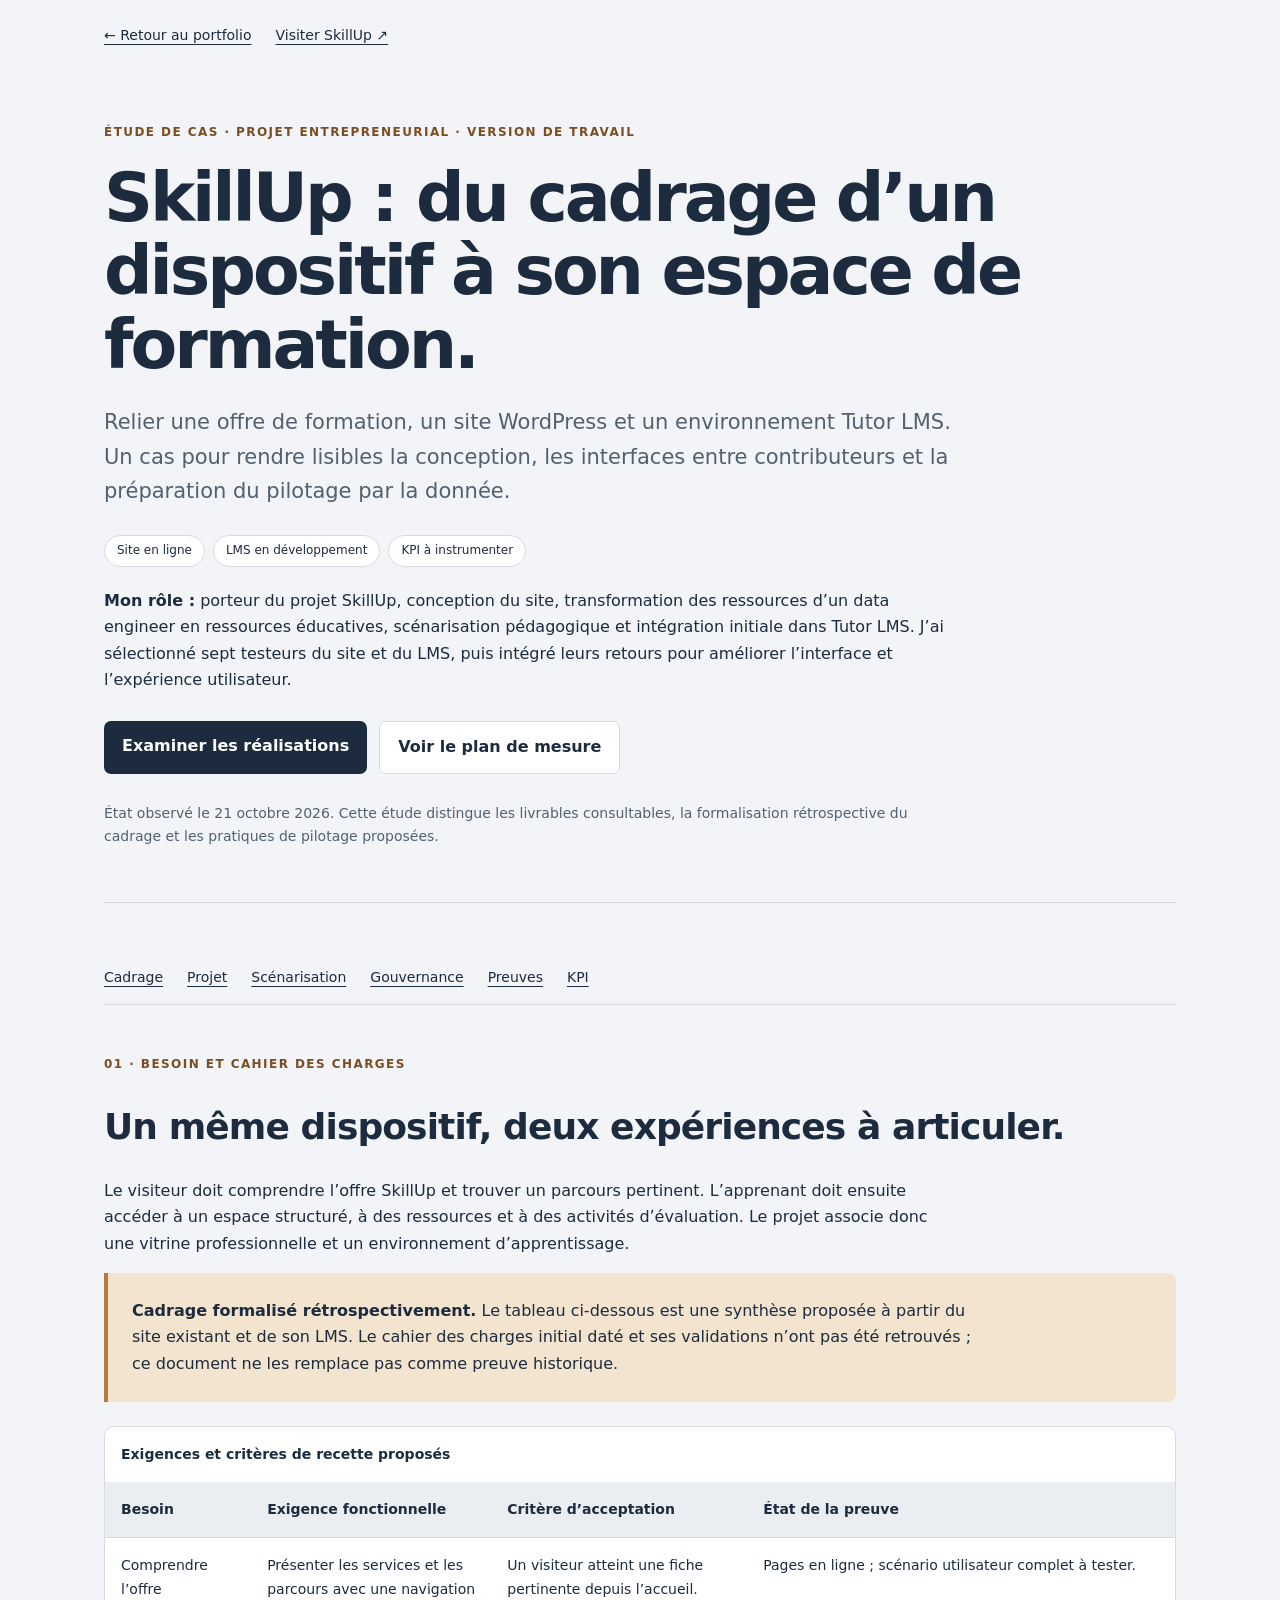
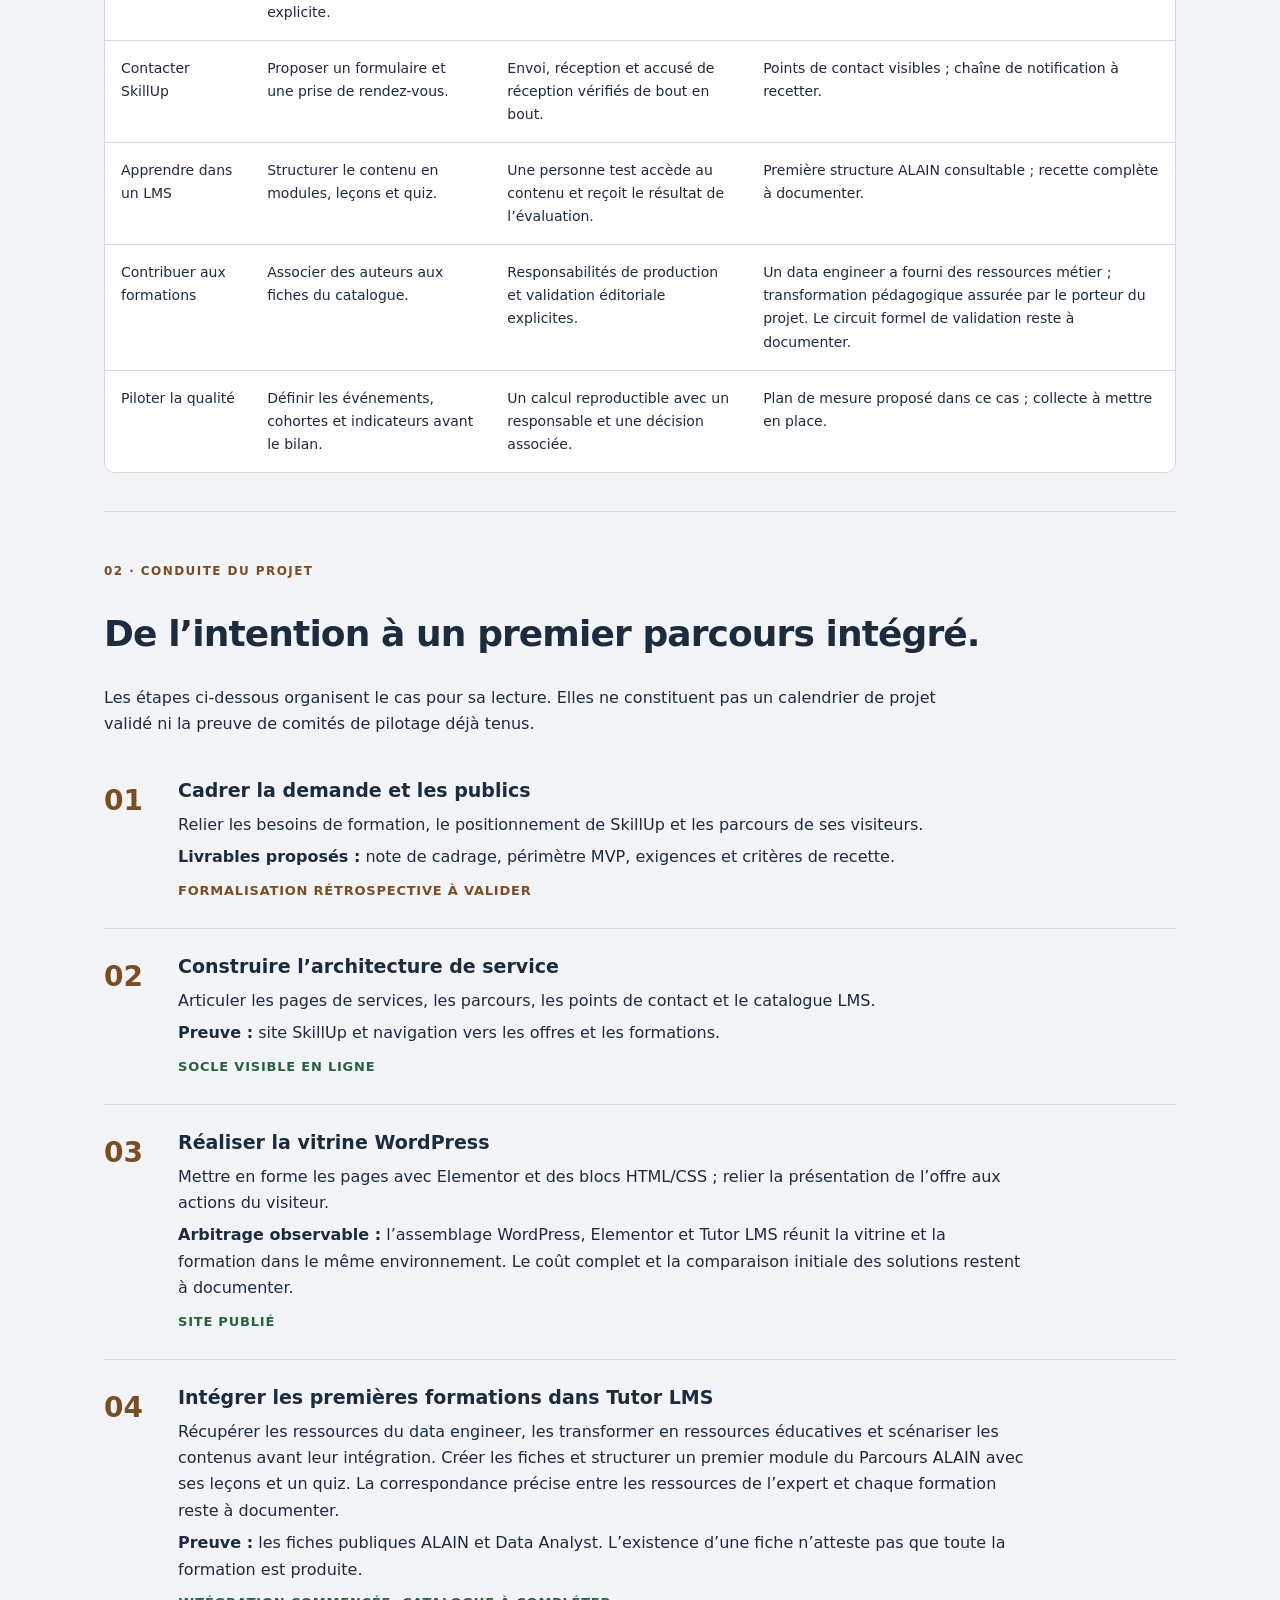
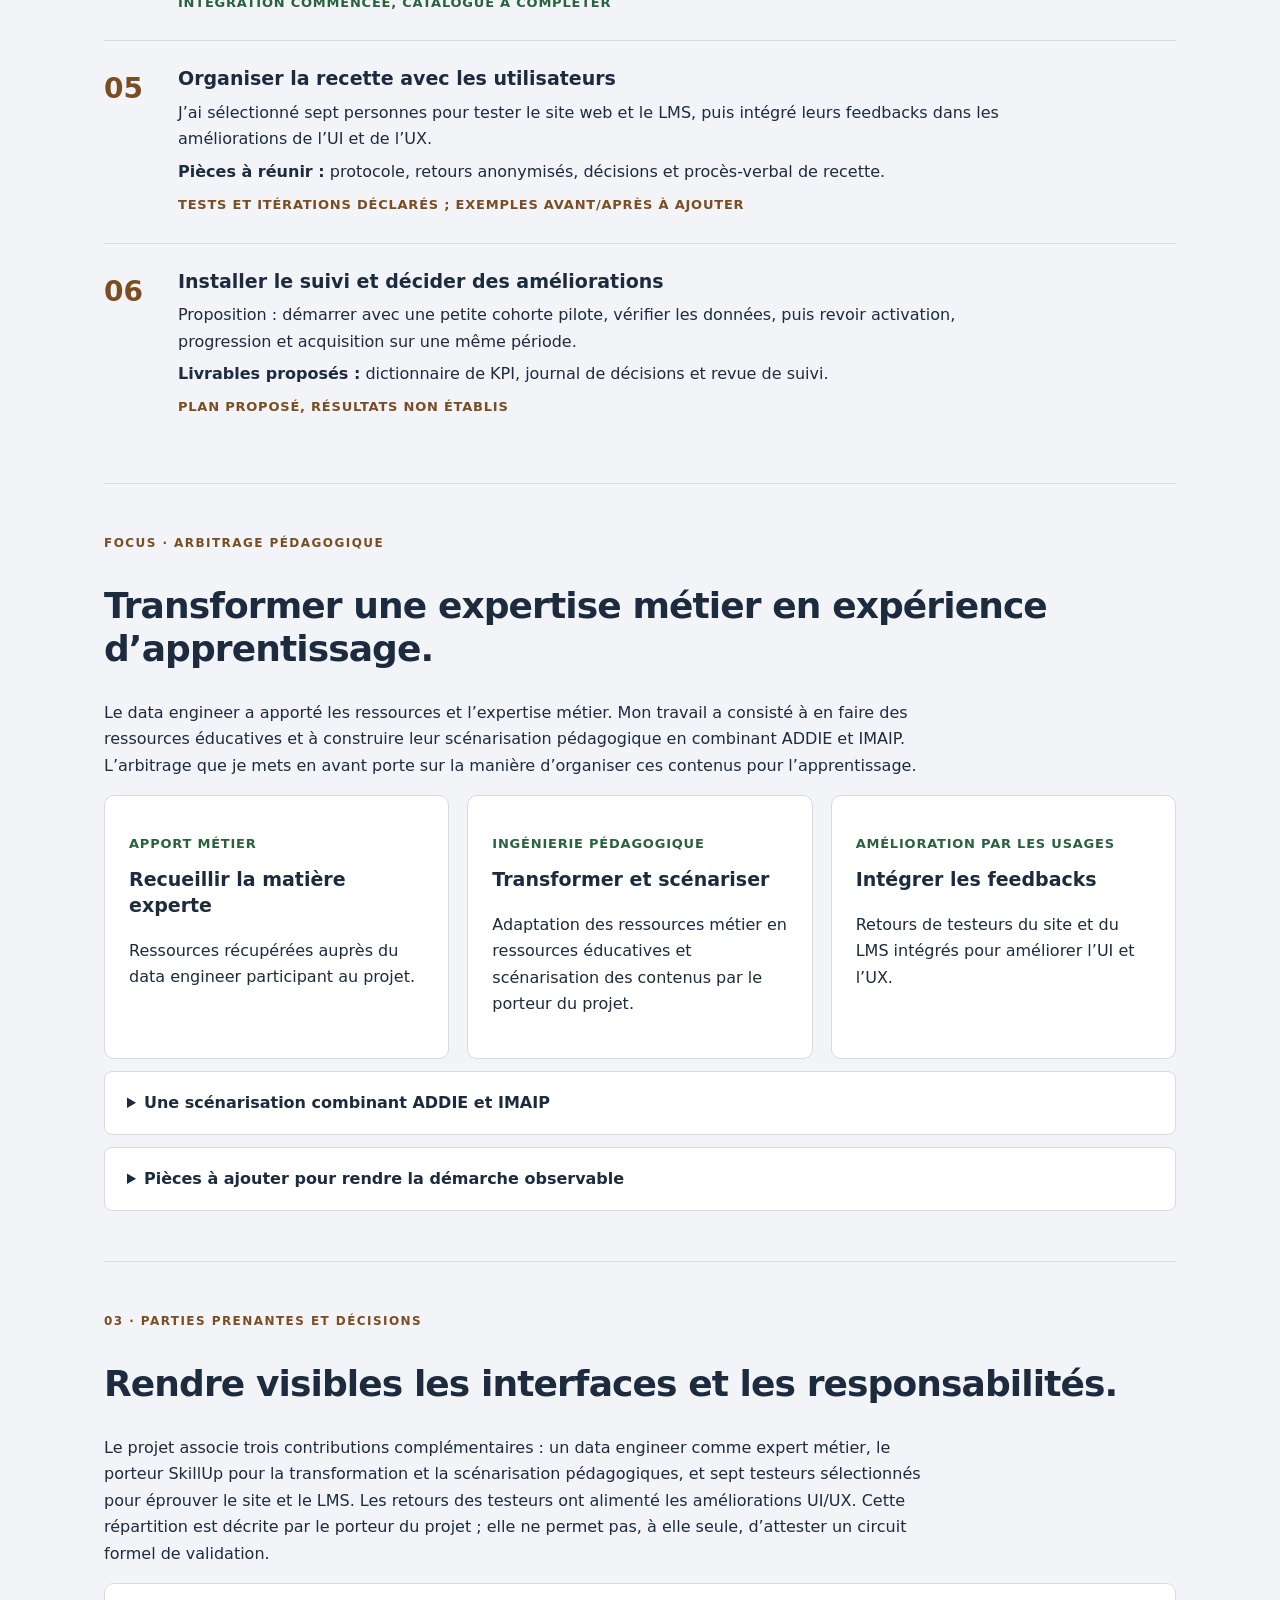
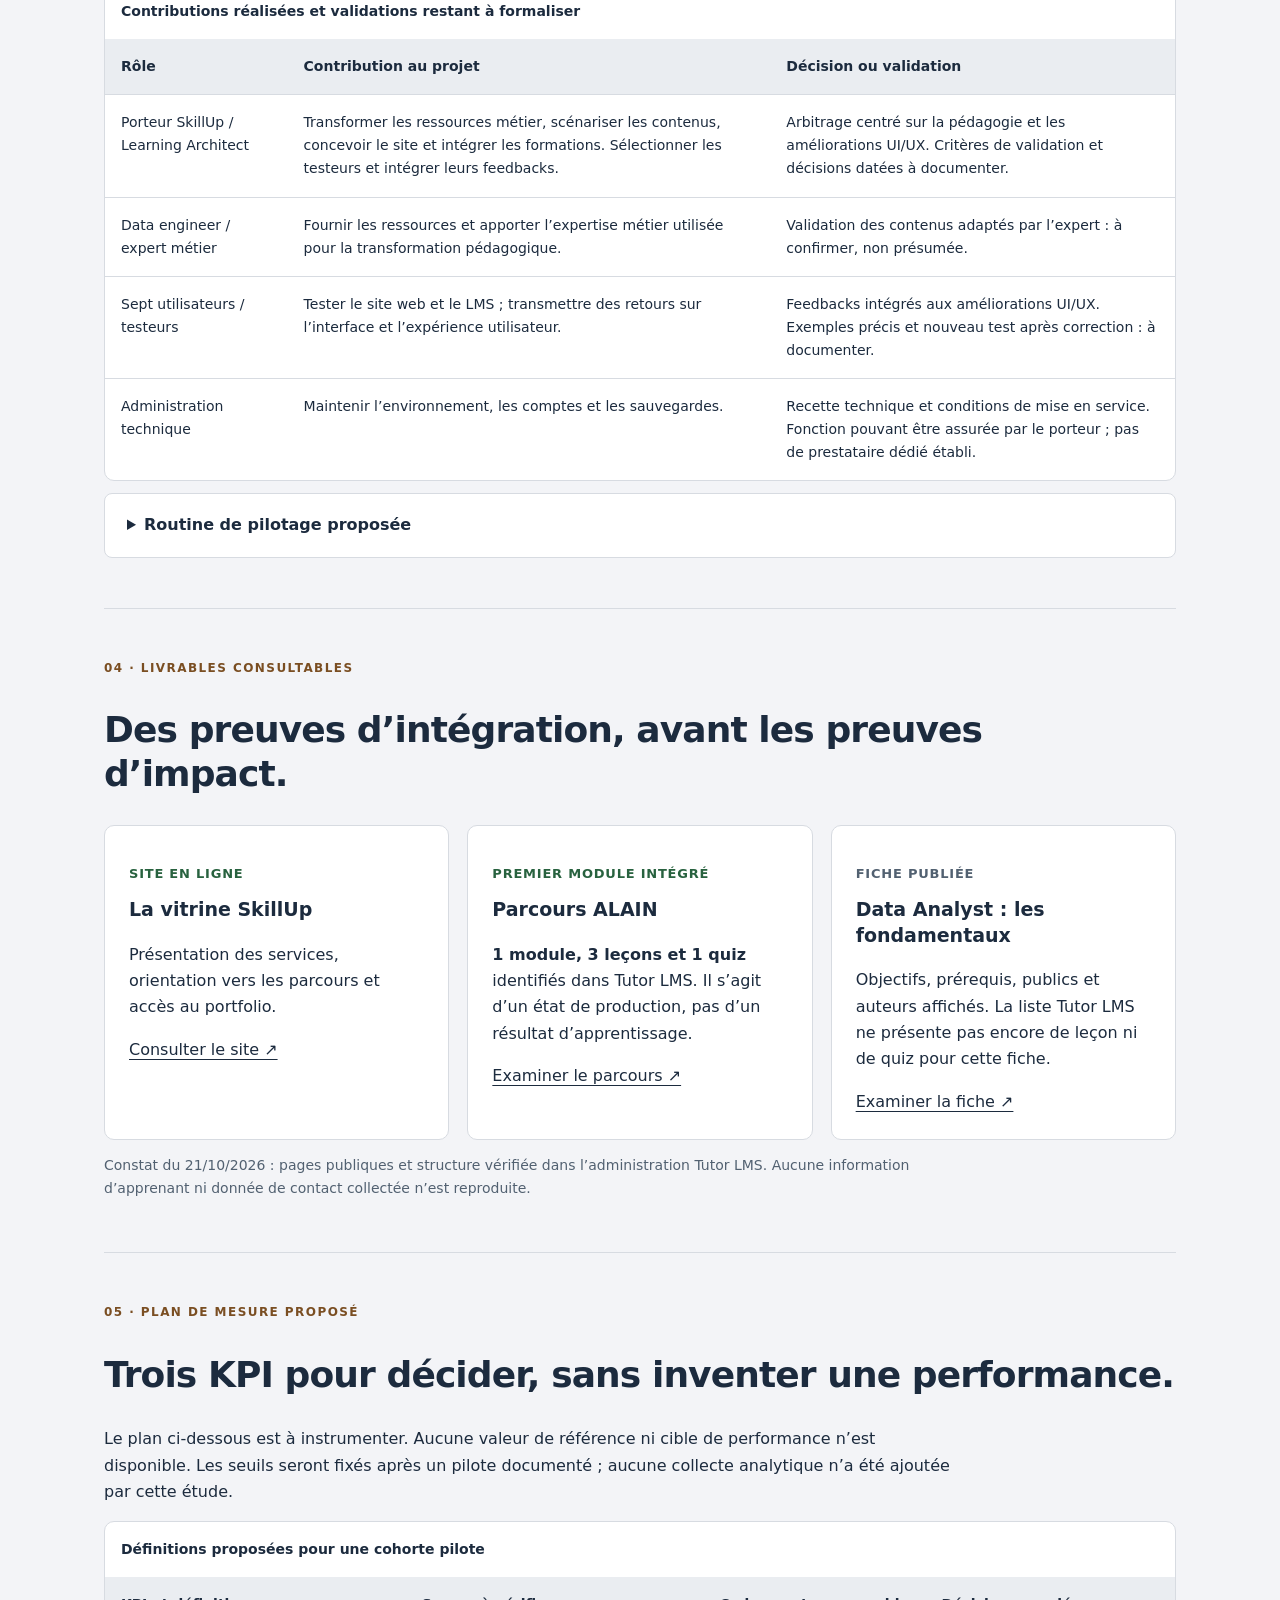
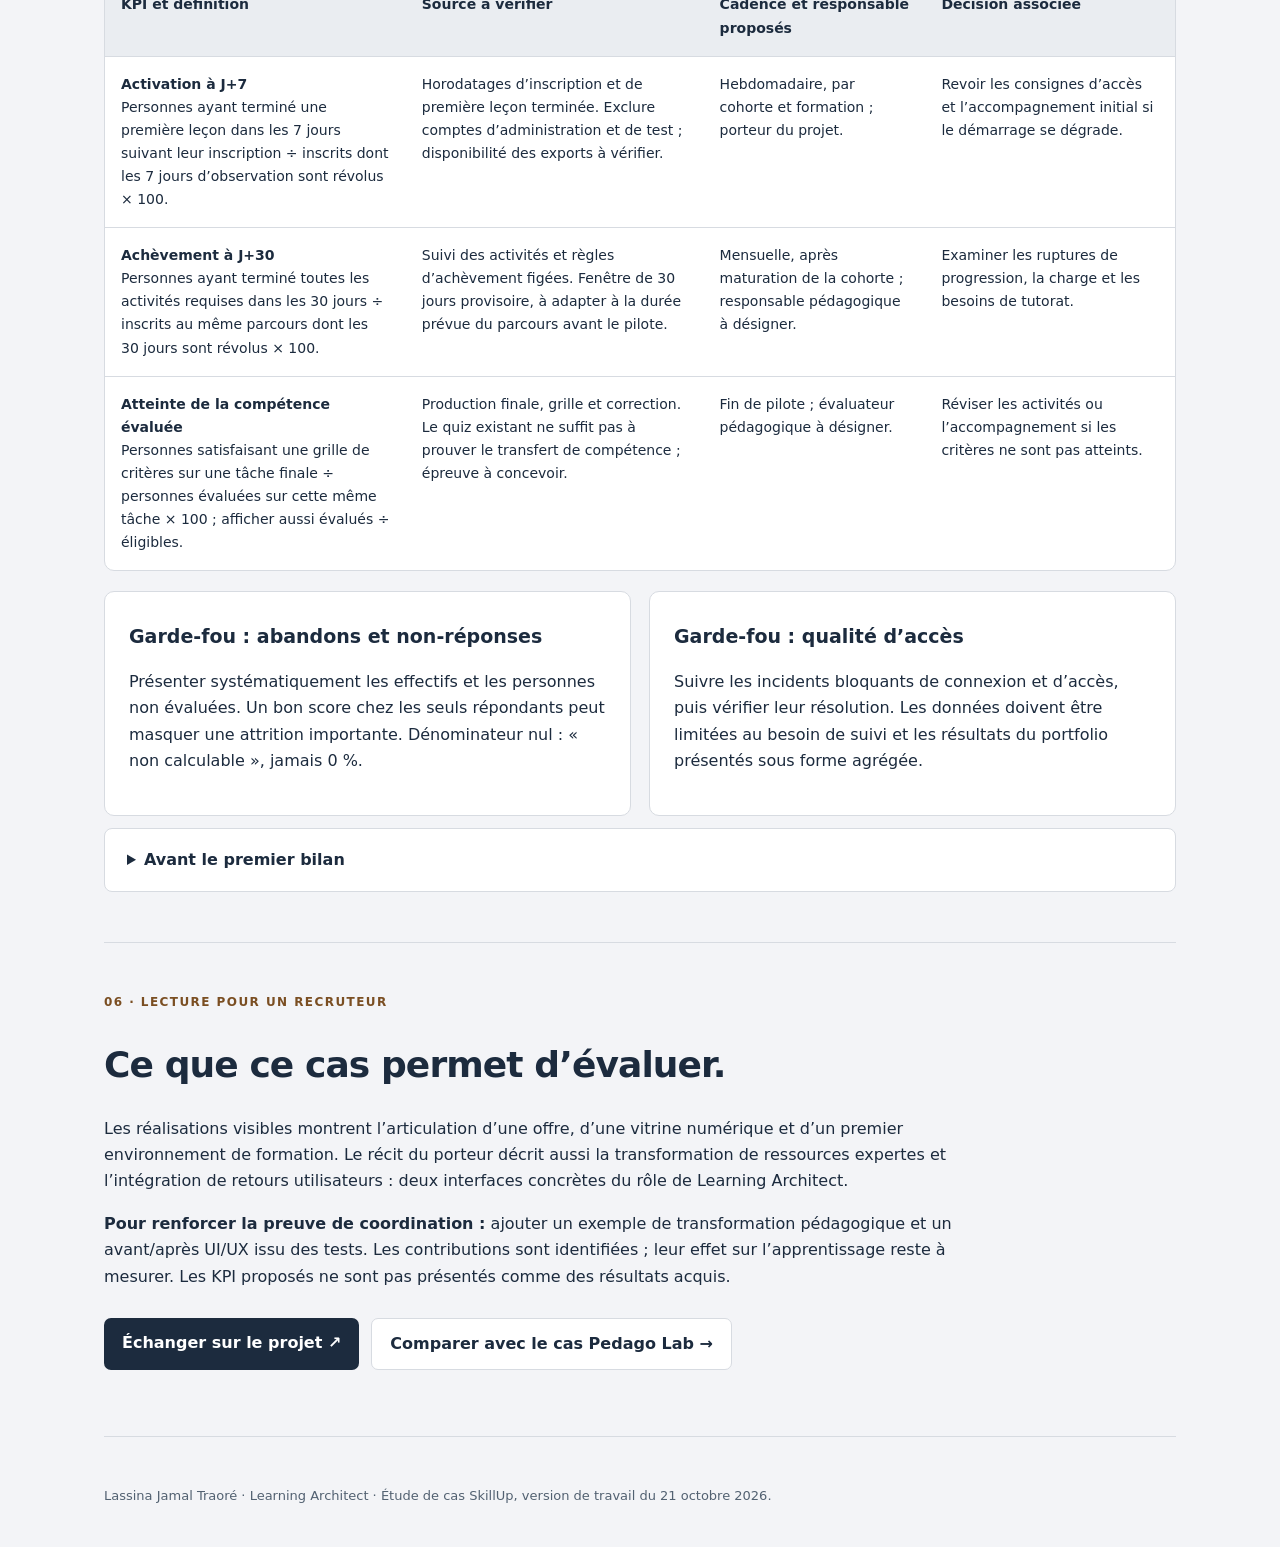
<file: skillup-lms/index.html>
<!doctype html>
<html lang="fr"><head><meta charset="utf-8"><meta name="viewport" content="width=device-width, initial-scale=1"><title>SkillUp : du cadrage à Tutor LMS | Jamal Traoré</title><meta name="description" content="Étude de cas en cours : conception du site SkillUp et de son espace Tutor LMS, gouvernance de projet et plan de mesure."><style>
:root{font-family:system-ui,-apple-system,sans-serif;color:#1c2b3e;background:#f3f4f7;line-height:1.65;--line:#d7dbe1;--muted:#526171;--accent:#7a4e22}*{box-sizing:border-box}body{margin:0}a{color:inherit;text-underline-offset:4px}a:focus-visible,button:focus-visible,summary:focus-visible{outline:3px solid #b9793a;outline-offset:5px}header,main,footer{max-width:1120px;margin:auto;padding:24px}nav{display:flex;gap:24px;flex-wrap:wrap;font-size:14px}.eyebrow{font-size:12px;letter-spacing:.12em;text-transform:uppercase;font-weight:700;color:var(--accent)}.hero{padding:64px 0 40px;border-bottom:1px solid var(--line)}h1{font-size:clamp(36px,6vw,68px);line-height:1.08;letter-spacing:-.045em;max-width:920px;margin:18px 0 24px}h2{font-size:clamp(26px,4vw,36px);line-height:1.2;letter-spacing:-.025em}h3{font-size:19px;line-height:1.35}p{max-width:850px}.lede{font-size:21px;color:var(--muted);max-width:850px}.badge{display:inline-block;border:1px solid var(--line);border-radius:30px;padding:5px 12px;font-size:12px;margin:5px 8px 5px 0;background:white}.actions{display:flex;gap:12px;flex-wrap:wrap;margin:28px 0}.btn{background:#1c2b3e;color:white;text-decoration:none;border-radius:7px;padding:12px 18px;font-weight:650}.btn.secondary{background:white;color:#1c2b3e;border:1px solid var(--line)}section{padding:38px 0;border-bottom:1px solid var(--line)}.grid{display:grid;grid-template-columns:repeat(3,minmax(0,1fr));gap:18px}.card{background:white;border:1px solid var(--line);padding:24px;border-radius:10px}.card h3{margin-top:8px}.metric{font-size:40px;font-weight:750;letter-spacing:-.05em}.caption,.muted{font-size:14px;color:var(--muted)}.notice{padding:20px 24px;border-left:4px solid #b9793a;background:#f3e4cf;border-radius:0 8px 8px 0}.notice p{margin:5px 0}.table-wrap{overflow-x:auto;border:1px solid var(--line);border-radius:10px;background:white}table{width:100%;border-collapse:collapse;font-size:14px;min-width:680px}th,td{text-align:left;padding:16px;vertical-align:top;border-bottom:1px solid var(--line)}th{background:#eaedf1}tr:last-child td{border-bottom:0}.stage{display:grid;grid-template-columns:56px 1fr;gap:18px;padding:25px 0;border-top:1px solid var(--line)}.stage:first-of-type{border-top:0}.num{font-size:28px;font-weight:750;color:var(--accent)}.stage h3{margin:0 0 8px}.stage p{margin:6px 0}ul{padding-left:22px}li{margin:8px 0}details{background:white;border:1px solid var(--line);border-radius:8px;margin:12px 0;padding:18px 22px}summary{font-weight:700;cursor:pointer}.stepnav{position:sticky;top:0;background:#f3f4f7f5;border-bottom:1px solid var(--line);padding:15px 0;z-index:2}footer{font-size:13px;color:var(--muted);padding-bottom:40px}.status{color:#526171;font-size:13px;font-weight:700;text-transform:uppercase;letter-spacing:.06em}.status.verified{color:#28623f}.status.planned{color:#7a4e22}.two{grid-template-columns:repeat(2,minmax(0,1fr))}@media(max-width:720px){header,main,footer{padding:20px}.hero{padding:35px 0}.grid,.two{grid-template-columns:1fr}.stepnav{position:static;gap:14px}.lede{font-size:18px}.btn{width:100%;text-align:center}.stage{grid-template-columns:38px 1fr;gap:12px}th,td{padding:12px}}
</style></head><body>
<header><nav aria-label="Navigation principale"><a href="../index.html">← Retour au portfolio</a><a href="https://skillup.best/" target="_blank" rel="noopener noreferrer">Visiter SkillUp ↗</a></nav><div class="hero"><p class="eyebrow">Étude de cas · Projet entrepreneurial · Version de travail</p><h1>SkillUp : du cadrage d’un dispositif à son espace de formation.</h1><p class="lede">Relier une offre de formation, un site WordPress et un environnement Tutor LMS. Un cas pour rendre lisibles la conception, les interfaces entre contributeurs et la préparation du pilotage par la donnée.</p><span class="badge">Site en ligne</span><span class="badge">LMS en développement</span><span class="badge">KPI à instrumenter</span><p><strong>Mon rôle :</strong> porteur du projet SkillUp, conception du site, transformation des ressources d’un data engineer en ressources éducatives, scénarisation pédagogique et intégration initiale dans Tutor LMS. J’ai sélectionné sept testeurs du site et du LMS, puis intégré leurs retours pour améliorer l’interface et l’expérience utilisateur.</p><div class="actions"><a class="btn" href="#preuves">Examiner les réalisations</a><a class="btn secondary" href="#pilotage">Voir le plan de mesure</a></div><p class="caption">État observé le 21 octobre 2026. Cette étude distingue les livrables consultables, la formalisation rétrospective du cadrage et les pratiques de pilotage proposées.</p></div></header>
<main><nav class="stepnav" aria-label="Sections du cas"><a href="#cadrage">Cadrage</a><a href="#parcours-projet">Projet</a><a href="#pedagogie">Scénarisation</a><a href="#gouvernance">Gouvernance</a><a href="#preuves">Preuves</a><a href="#pilotage">KPI</a></nav>
<section id="cadrage"><p class="eyebrow">01 · Besoin et cahier des charges</p><h2>Un même dispositif, deux expériences à articuler.</h2><p>Le visiteur doit comprendre l’offre SkillUp et trouver un parcours pertinent. L’apprenant doit ensuite accéder à un espace structuré, à des ressources et à des activités d’évaluation. Le projet associe donc une vitrine professionnelle et un environnement d’apprentissage.</p><div class="notice"><p><strong>Cadrage formalisé rétrospectivement.</strong> Le tableau ci-dessous est une synthèse proposée à partir du site existant et de son LMS. Le cahier des charges initial daté et ses validations n’ont pas été retrouvés ; ce document ne les remplace pas comme preuve historique.</p></div><div class="table-wrap" style="margin-top:24px"><table><caption style="text-align:left;padding:16px;font-weight:700">Exigences et critères de recette proposés</caption><thead><tr><th>Besoin</th><th>Exigence fonctionnelle</th><th>Critère d’acceptation</th><th>État de la preuve</th></tr></thead><tbody><tr><td>Comprendre l’offre</td><td>Présenter les services et les parcours avec une navigation explicite.</td><td>Un visiteur atteint une fiche pertinente depuis l’accueil.</td><td>Pages en ligne ; scénario utilisateur complet à tester.</td></tr><tr><td>Contacter SkillUp</td><td>Proposer un formulaire et une prise de rendez-vous.</td><td>Envoi, réception et accusé de réception vérifiés de bout en bout.</td><td>Points de contact visibles ; chaîne de notification à recetter.</td></tr><tr><td>Apprendre dans un LMS</td><td>Structurer le contenu en modules, leçons et quiz.</td><td>Une personne test accède au contenu et reçoit le résultat de l’évaluation.</td><td>Première structure ALAIN consultable ; recette complète à documenter.</td></tr><tr><td>Contribuer aux formations</td><td>Associer des auteurs aux fiches du catalogue.</td><td>Responsabilités de production et validation éditoriale explicites.</td><td>Un data engineer a fourni des ressources métier ; transformation pédagogique assurée par le porteur du projet. Le circuit formel de validation reste à documenter.</td></tr><tr><td>Piloter la qualité</td><td>Définir les événements, cohortes et indicateurs avant le bilan.</td><td>Un calcul reproductible avec un responsable et une décision associée.</td><td>Plan de mesure proposé dans ce cas ; collecte à mettre en place.</td></tr></tbody></table></div></section>
<section id="parcours-projet"><p class="eyebrow">02 · Conduite du projet</p><h2>De l’intention à un premier parcours intégré.</h2><p>Les étapes ci-dessous organisent le cas pour sa lecture. Elles ne constituent pas un calendrier de projet validé ni la preuve de comités de pilotage déjà tenus.</p><div class="stage"><div class="num">01</div><div><h3>Cadrer la demande et les publics</h3><p>Relier les besoins de formation, le positionnement de SkillUp et les parcours de ses visiteurs.</p><p><strong>Livrables proposés :</strong> note de cadrage, périmètre MVP, exigences et critères de recette.</p><span class="status planned">Formalisation rétrospective à valider</span></div></div><div class="stage"><div class="num">02</div><div><h3>Construire l’architecture de service</h3><p>Articuler les pages de services, les parcours, les points de contact et le catalogue LMS.</p><p><strong>Preuve :</strong> site SkillUp et navigation vers les offres et les formations.</p><span class="status verified">Socle visible en ligne</span></div></div><div class="stage"><div class="num">03</div><div><h3>Réaliser la vitrine WordPress</h3><p>Mettre en forme les pages avec Elementor et des blocs HTML/CSS ; relier la présentation de l’offre aux actions du visiteur.</p><p><strong>Arbitrage observable :</strong> l’assemblage WordPress, Elementor et Tutor LMS réunit la vitrine et la formation dans le même environnement. Le coût complet et la comparaison initiale des solutions restent à documenter.</p><span class="status verified">Site publié</span></div></div><div class="stage"><div class="num">04</div><div><h3>Intégrer les premières formations dans Tutor LMS</h3><p>Récupérer les ressources du data engineer, les transformer en ressources éducatives et scénariser les contenus avant leur intégration. Créer les fiches et structurer un premier module du Parcours ALAIN avec ses leçons et un quiz. La correspondance précise entre les ressources de l’expert et chaque formation reste à documenter.</p><p><strong>Preuve :</strong> les fiches publiques ALAIN et Data Analyst. L’existence d’une fiche n’atteste pas que toute la formation est produite.</p><span class="status verified">Intégration commencée, catalogue à compléter</span></div></div><div class="stage"><div class="num">05</div><div><h3>Organiser la recette avec les utilisateurs</h3><p>J’ai sélectionné sept personnes pour tester le site web et le LMS, puis intégré leurs feedbacks dans les améliorations de l’UI et de l’UX.</p><p><strong>Pièces à réunir :</strong> protocole, retours anonymisés, décisions et procès-verbal de recette.</p><span class="status planned">Tests et itérations déclarés ; exemples avant/après à ajouter</span></div></div><div class="stage"><div class="num">06</div><div><h3>Installer le suivi et décider des améliorations</h3><p>Proposition : démarrer avec une petite cohorte pilote, vérifier les données, puis revoir activation, progression et acquisition sur une même période.</p><p><strong>Livrables proposés :</strong> dictionnaire de KPI, journal de décisions et revue de suivi.</p><span class="status planned">Plan proposé, résultats non établis</span></div></div></section>
<section id="pedagogie"><p class="eyebrow">Focus · Arbitrage pédagogique</p><h2>Transformer une expertise métier en expérience d’apprentissage.</h2><p>Le data engineer a apporté les ressources et l’expertise métier. Mon travail a consisté à en faire des ressources éducatives et à construire leur scénarisation pédagogique en combinant ADDIE et IMAIP. L’arbitrage que je mets en avant porte sur la manière d’organiser ces contenus pour l’apprentissage.</p><div class="grid"><article class="card"><p class="status verified">Apport métier</p><h3>Recueillir la matière experte</h3><p>Ressources récupérées auprès du data engineer participant au projet.</p></article><article class="card"><p class="status verified">Ingénierie pédagogique</p><h3>Transformer et scénariser</h3><p>Adaptation des ressources métier en ressources éducatives et scénarisation des contenus par le porteur du projet.</p></article><article class="card"><p class="status verified">Amélioration par les usages</p><h3>Intégrer les feedbacks</h3><p>Retours de testeurs du site et du LMS intégrés pour améliorer l’UI et l’UX.</p></article></div><details><summary>Une scénarisation combinant ADDIE et IMAIP</summary><p>J’ai combiné ADDIE et IMAIP pour scénariser les contenus issus des ressources métier. Le choix porte sur leur complémentarité au service de la conception pédagogique. Un exemple de scénario permettra de montrer précisément comment j’ai articulé les deux cadres ; leur répartition par étape n’est pas encore documentée dans cette étude.</p></details><details><summary>Pièces à ajouter pour rendre la démarche observable</summary><ul><li>Un extrait autorisé d’une ressource métier et sa version pédagogique, avec l’explication du changement.</li><li>Un scénario montrant les objectifs, la progression et les activités effectivement retenus.</li><li>Un exemple anonymisé de feedback utilisateur, la modification UI/UX correspondante et son éventuelle vérification.</li></ul><p>Ces pièces sont à réunir ; elles ne sont pas présentées comme disponibles dans cette version.</p></details></section>
<section id="gouvernance"><p class="eyebrow">03 · Parties prenantes et décisions</p><h2>Rendre visibles les interfaces et les responsabilités.</h2><p>Le projet associe trois contributions complémentaires : un data engineer comme expert métier, le porteur SkillUp pour la transformation et la scénarisation pédagogiques, et sept testeurs sélectionnés pour éprouver le site et le LMS. Les retours des testeurs ont alimenté les améliorations UI/UX. Cette répartition est décrite par le porteur du projet ; elle ne permet pas, à elle seule, d’attester un circuit formel de validation.</p><div class="table-wrap"><table><caption style="text-align:left;padding:16px;font-weight:700">Contributions réalisées et validations restant à formaliser</caption><thead><tr><th>Rôle</th><th>Contribution au projet</th><th>Décision ou validation</th></tr></thead><tbody><tr><td>Porteur SkillUp / Learning Architect</td><td>Transformer les ressources métier, scénariser les contenus, concevoir le site et intégrer les formations. Sélectionner les testeurs et intégrer leurs feedbacks.</td><td>Arbitrage centré sur la pédagogie et les améliorations UI/UX. Critères de validation et décisions datées à documenter.</td></tr><tr><td>Data engineer / expert métier</td><td>Fournir les ressources et apporter l’expertise métier utilisée pour la transformation pédagogique.</td><td>Validation des contenus adaptés par l’expert : à confirmer, non présumée.</td></tr><tr><td>Sept utilisateurs / testeurs</td><td>Tester le site web et le LMS ; transmettre des retours sur l’interface et l’expérience utilisateur.</td><td>Feedbacks intégrés aux améliorations UI/UX. Exemples précis et nouveau test après correction : à documenter.</td></tr><tr><td>Administration technique</td><td>Maintenir l’environnement, les comptes et les sauvegardes.</td><td>Recette technique et conditions de mise en service. Fonction pouvant être assurée par le porteur ; pas de prestataire dédié établi.</td></tr></tbody></table></div><details><summary>Routine de pilotage proposée</summary><p>Une revue courte par jalon : livrable présenté, avis des contributeurs, décision consignée et responsable de l’action suivante. Un journal conserve la date, le problème, les options, le choix et la vérification attendue.</p><p><strong>À documenter dans la version finale :</strong> un exemple concret du choix de scénarisation et un feedback ayant conduit à une modification de l’interface. Le rôle de chaque contributeur doit être visible dans ces exemples.</p></details></section>
<section id="preuves"><p class="eyebrow">04 · Livrables consultables</p><h2>Des preuves d’intégration, avant les preuves d’impact.</h2><div class="grid"><article class="card"><p class="status verified">Site en ligne</p><h3>La vitrine SkillUp</h3><p>Présentation des services, orientation vers les parcours et accès au portfolio.</p><a href="https://skillup.best/" target="_blank" rel="noopener noreferrer">Consulter le site ↗</a></article><article class="card"><p class="status verified">Premier module intégré</p><h3>Parcours ALAIN</h3><p><strong>1 module, 3 leçons et 1 quiz</strong> identifiés dans Tutor LMS. Il s’agit d’un état de production, pas d’un résultat d’apprentissage.</p><a href="https://skillup.best/courses/parcours-alain-reussir-sa-mobilite-academique/" target="_blank" rel="noopener noreferrer">Examiner le parcours ↗</a></article><article class="card"><p class="status">Fiche publiée</p><h3>Data Analyst : les fondamentaux</h3><p>Objectifs, prérequis, publics et auteurs affichés. La liste Tutor LMS ne présente pas encore de leçon ni de quiz pour cette fiche.</p><a href="https://skillup.best/courses/data-analyst-les-fondamentaux/" target="_blank" rel="noopener noreferrer">Examiner la fiche ↗</a></article></div><p class="caption">Constat du 21/10/2026 : pages publiques et structure vérifiée dans l’administration Tutor LMS. Aucune information d’apprenant ni donnée de contact collectée n’est reproduite.</p></section>
<section id="pilotage"><p class="eyebrow">05 · Plan de mesure proposé</p><h2>Trois KPI pour décider, sans inventer une performance.</h2><p>Le plan ci-dessous est à instrumenter. Aucune valeur de référence ni cible de performance n’est disponible. Les seuils seront fixés après un pilote documenté ; aucune collecte analytique n’a été ajoutée par cette étude.</p><div class="table-wrap"><table><caption style="text-align:left;padding:16px;font-weight:700">Définitions proposées pour une cohorte pilote</caption><thead><tr><th>KPI et définition</th><th>Source à vérifier</th><th>Cadence et responsable proposés</th><th>Décision associée</th></tr></thead><tbody><tr><td><strong>Activation à J+7</strong><br>Personnes ayant terminé une première leçon dans les 7 jours suivant leur inscription ÷ inscrits dont les 7 jours d’observation sont révolus × 100.</td><td>Horodatages d’inscription et de première leçon terminée. Exclure comptes d’administration et de test ; disponibilité des exports à vérifier.</td><td>Hebdomadaire, par cohorte et formation ; porteur du projet.</td><td>Revoir les consignes d’accès et l’accompagnement initial si le démarrage se dégrade.</td></tr><tr><td><strong>Achèvement à J+30</strong><br>Personnes ayant terminé toutes les activités requises dans les 30 jours ÷ inscrits au même parcours dont les 30 jours sont révolus × 100.</td><td>Suivi des activités et règles d’achèvement figées. Fenêtre de 30 jours provisoire, à adapter à la durée prévue du parcours avant le pilote.</td><td>Mensuelle, après maturation de la cohorte ; responsable pédagogique à désigner.</td><td>Examiner les ruptures de progression, la charge et les besoins de tutorat.</td></tr><tr><td><strong>Atteinte de la compétence évaluée</strong><br>Personnes satisfaisant une grille de critères sur une tâche finale ÷ personnes évaluées sur cette même tâche × 100 ; afficher aussi évalués ÷ éligibles.</td><td>Production finale, grille et correction. Le quiz existant ne suffit pas à prouver le transfert de compétence ; épreuve à concevoir.</td><td>Fin de pilote ; évaluateur pédagogique à désigner.</td><td>Réviser les activités ou l’accompagnement si les critères ne sont pas atteints.</td></tr></tbody></table></div><div class="grid two" style="margin-top:20px"><article class="card"><h3>Garde-fou : abandons et non-réponses</h3><p>Présenter systématiquement les effectifs et les personnes non évaluées. Un bon score chez les seuls répondants peut masquer une attrition importante. Dénominateur nul : « non calculable », jamais 0 %.</p></article><article class="card"><h3>Garde-fou : qualité d’accès</h3><p>Suivre les incidents bloquants de connexion et d’accès, puis vérifier leur résolution. Les données doivent être limitées au besoin de suivi et les résultats du portfolio présentés sous forme agrégée.</p></article></div><details><summary>Avant le premier bilan</summary><ul><li>Valider les objectifs, la durée et les activités obligatoires du parcours pilote.</li><li>Vérifier les champs et les possibilités d’export dans la configuration Tutor LMS installée.</li><li>Définir l’exclusion des comptes de test et la méthode de déduplication.</li><li>Désigner un responsable de collecte et de revue pour chaque indicateur.</li><li>Tester les calculs sur une cohorte avant de fixer des cibles.</li></ul></details></section>
<section><p class="eyebrow">06 · Lecture pour un recruteur</p><h2>Ce que ce cas permet d’évaluer.</h2><p>Les réalisations visibles montrent l’articulation d’une offre, d’une vitrine numérique et d’un premier environnement de formation. Le récit du porteur décrit aussi la transformation de ressources expertes et l’intégration de retours utilisateurs : deux interfaces concrètes du rôle de Learning Architect.</p><p><strong>Pour renforcer la preuve de coordination :</strong> ajouter un exemple de transformation pédagogique et un avant/après UI/UX issu des tests. Les contributions sont identifiées ; leur effet sur l’apprentissage reste à mesurer. Les KPI proposés ne sont pas présentés comme des résultats acquis.</p><div class="actions"><a class="btn" href="https://skillup.best/contact/" target="_blank" rel="noopener noreferrer">Échanger sur le projet ↗</a><a class="btn secondary" href="../pedago-lab/index.html">Comparer avec le cas Pedago Lab →</a></div></section>
</main><footer>Lassina Jamal Traoré · Learning Architect · Étude de cas SkillUp, version de travail du 21 octobre 2026.</footer></body></html>
</file>
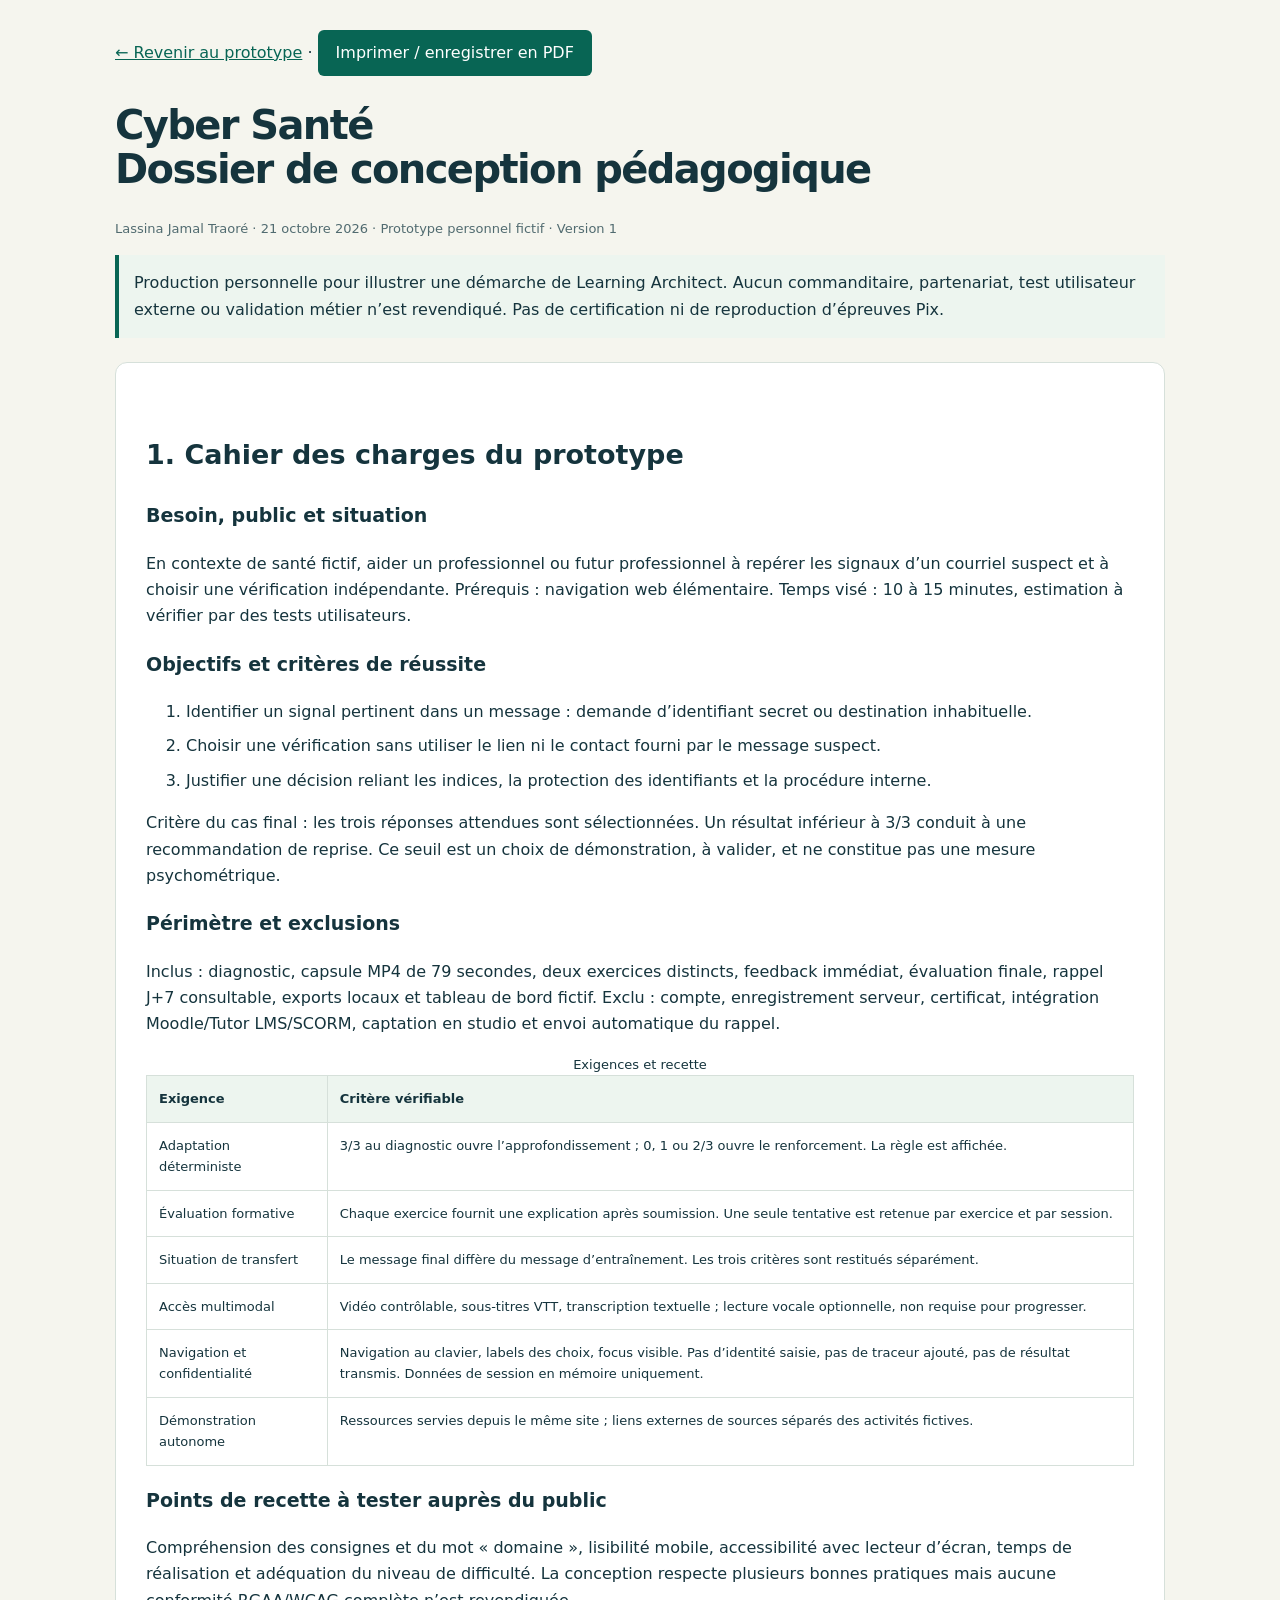
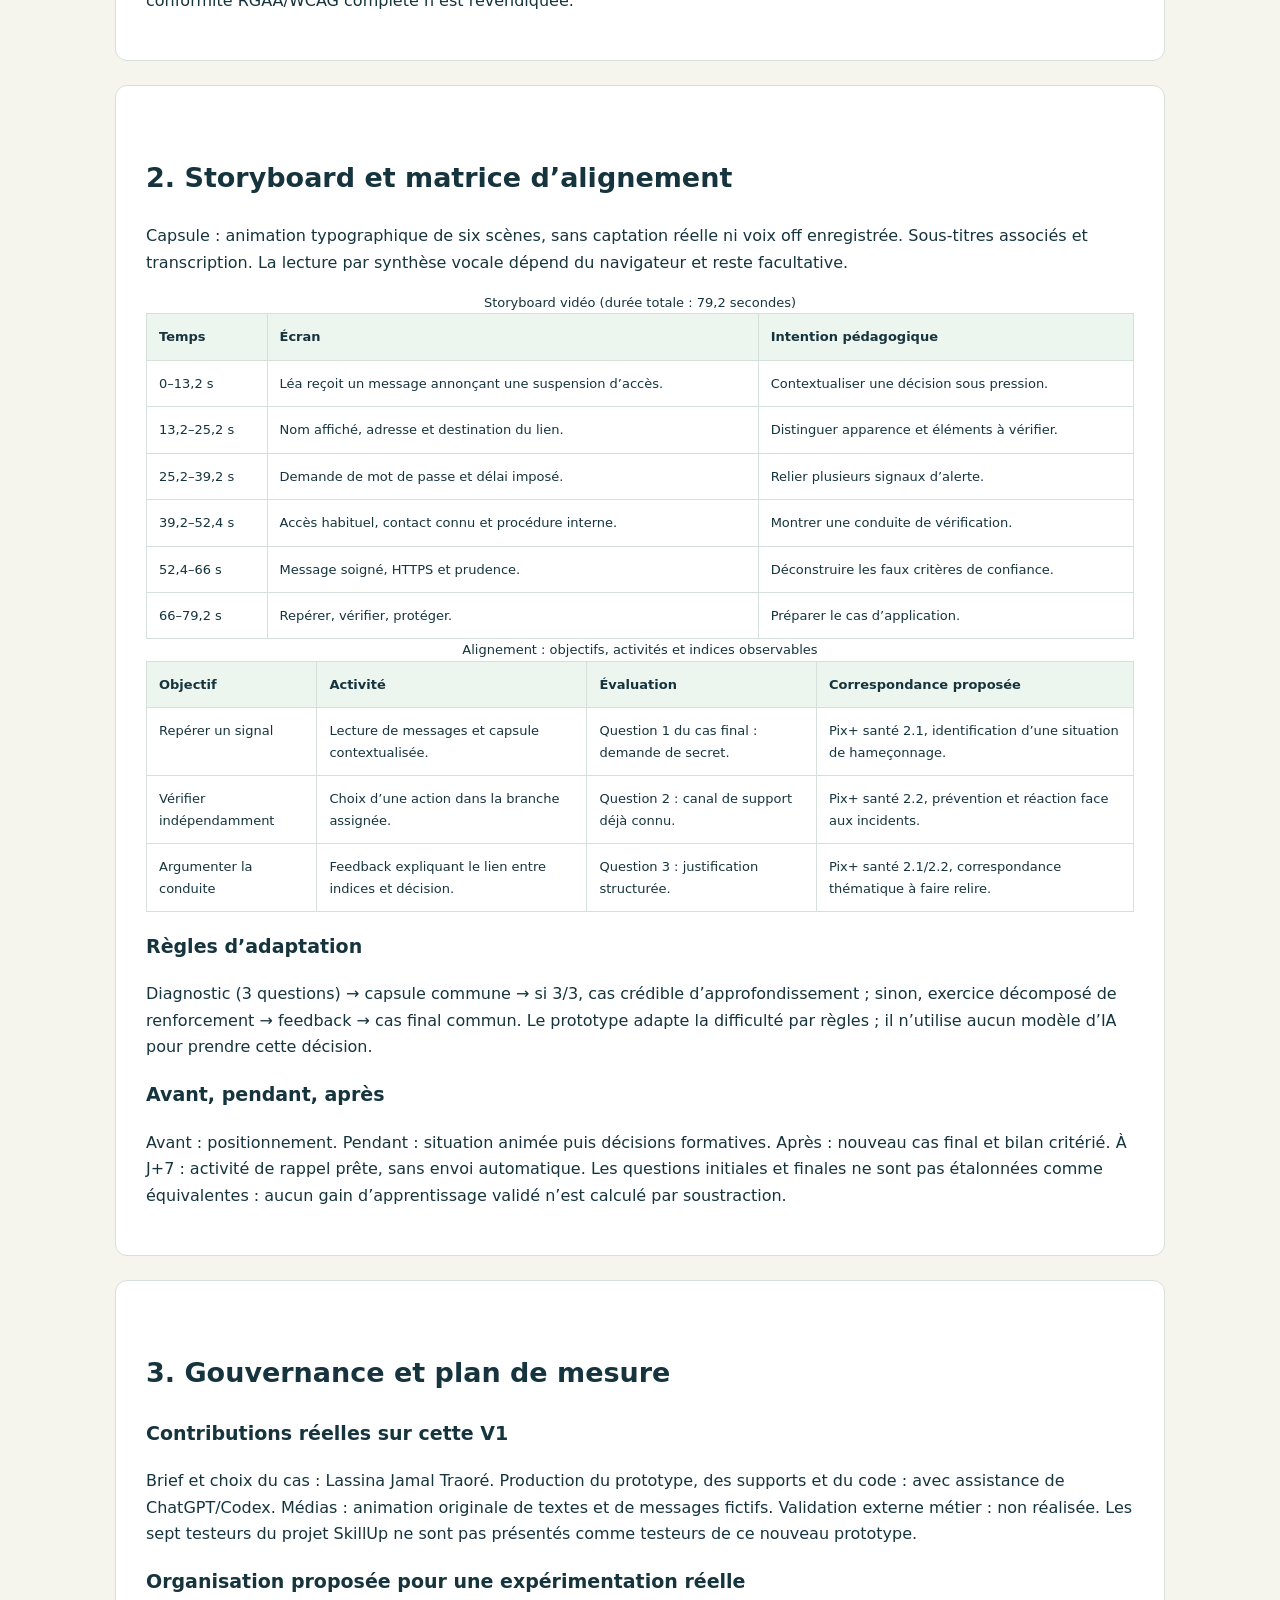
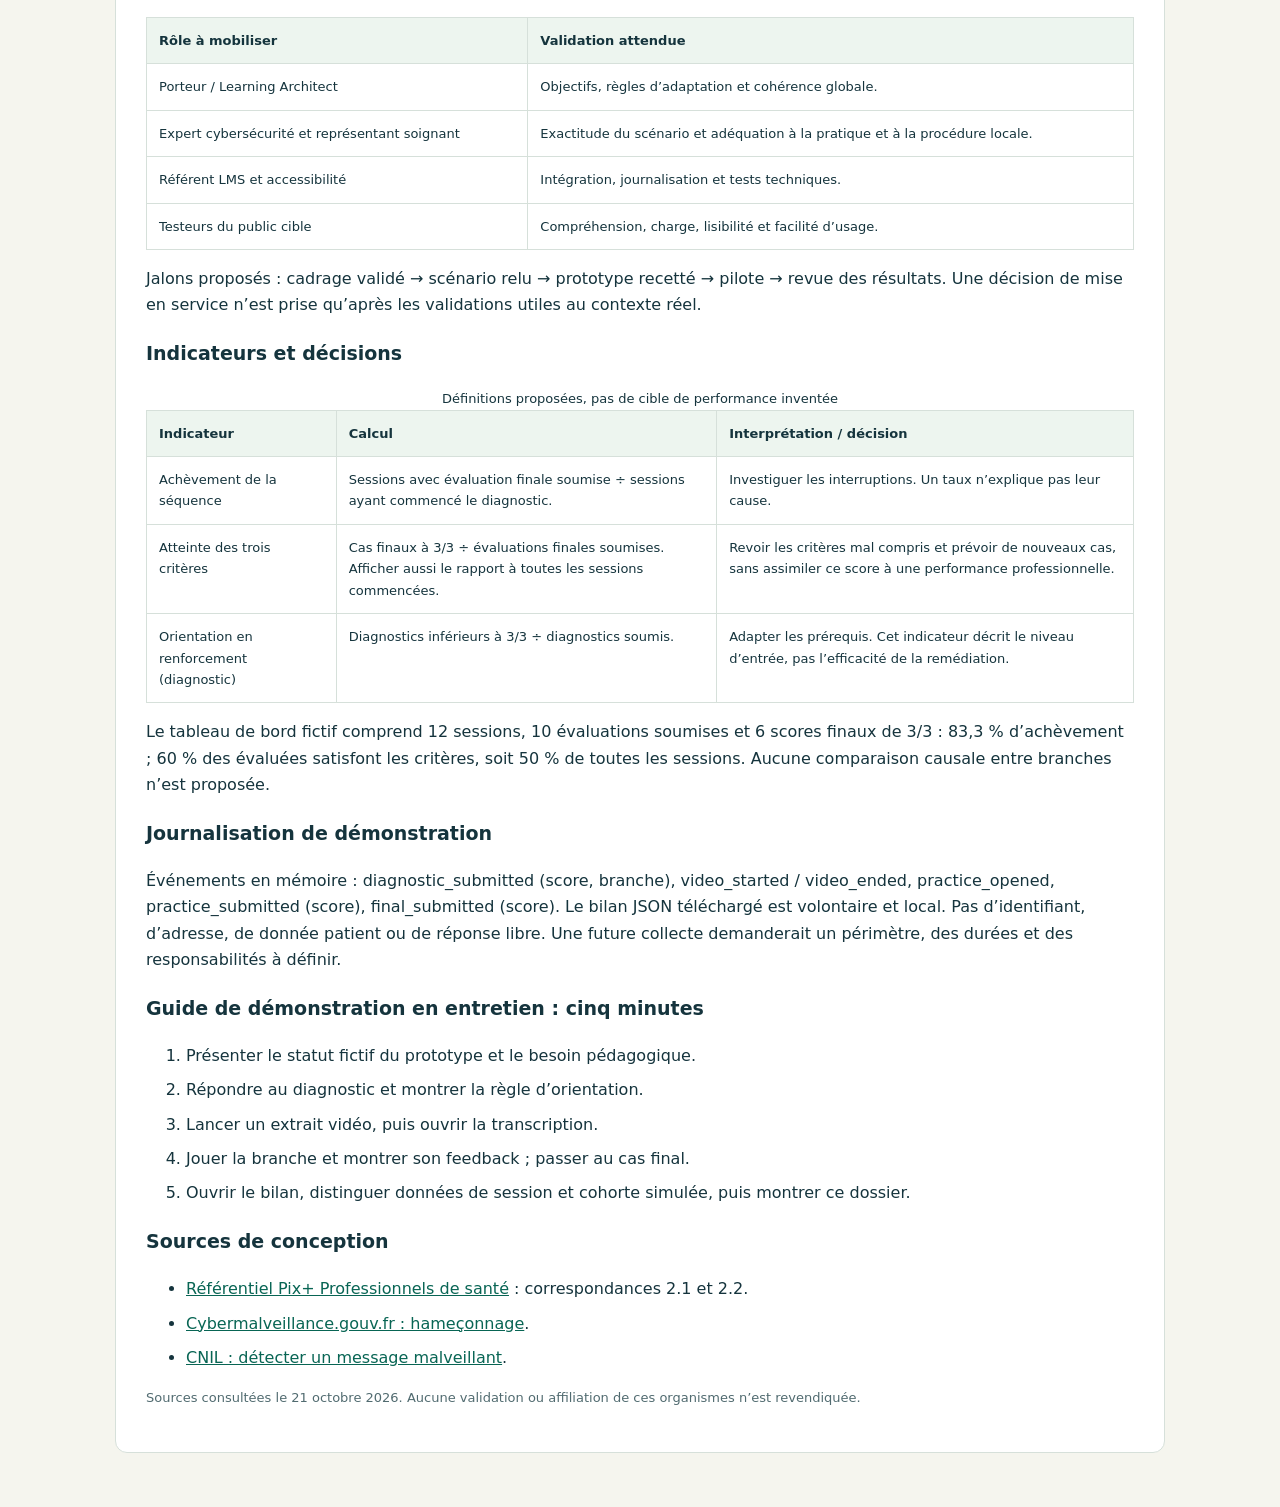
<file: cyber-sante/dossier.html>
<!doctype html><html lang="fr"><head><meta charset="utf-8"><meta name="viewport" content="width=device-width, initial-scale=1"><title>Dossier de conception · Cyber Santé</title><style>body{font:16px/1.65 system-ui,sans-serif;background:#f5f5ee;color:#15343d;margin:auto;max-width:1050px;padding:30px}h1{font-size:40px;line-height:1.1;letter-spacing:-.04em}h2{font-size:27px;margin-top:40px}h3{font-size:19px}a{color:#086554}section{background:#fff;border:1px solid #d6e0da;padding:30px;margin:24px 0;border-radius:12px}table{border-collapse:collapse;width:100%;font-size:13px}td,th{border:1px solid #d6e0da;padding:12px;text-align:left;vertical-align:top}th{background:#edf5ef}.table{overflow:auto}.meta{font-size:13px;color:#516b70}.notice{border-left:4px solid #086554;padding:15px;background:#edf5ef}button{background:#086554;color:white;padding:10px 18px;border:0;border-radius:6px;font:inherit;cursor:pointer}a:focus-visible,button:focus-visible{outline:3px solid #bd7e12;outline-offset:4px}li{margin:8px 0}@media print{body{font-size:10pt;background:white;padding:0;max-width:none}button,nav{display:none}section{border:0;padding:0;border-radius:0}h1{font-size:25pt}h2{font-size:18pt}h3{break-after:avoid}tr{break-inside:avoid}#storyboard,#pilotage{break-before:page}a{color:inherit}table{font-size:9pt}}@media(max-width:650px){body{padding:18px}section{padding:20px}h1{font-size:32px}table{min-width:620px}}</style></head><body><nav><a href="index.html">← Revenir au prototype</a> · <button onclick="window.print()">Imprimer / enregistrer en PDF</button></nav><h1>Cyber Santé<br>Dossier de conception pédagogique</h1><p class="meta">Lassina Jamal Traoré · 21 octobre 2026 · Prototype personnel fictif · Version 1</p><p class="notice">Production personnelle pour illustrer une démarche de Learning Architect. Aucun commanditaire, partenariat, test utilisateur externe ou validation métier n’est revendiqué. Pas de certification ni de reproduction d’épreuves Pix.</p>
<section id="cdc"><h2>1. Cahier des charges du prototype</h2><h3>Besoin, public et situation</h3><p>En contexte de santé fictif, aider un professionnel ou futur professionnel à repérer les signaux d’un courriel suspect et à choisir une vérification indépendante. Prérequis : navigation web élémentaire. Temps visé : 10 à 15 minutes, estimation à vérifier par des tests utilisateurs.</p><h3>Objectifs et critères de réussite</h3><ol><li>Identifier un signal pertinent dans un message : demande d’identifiant secret ou destination inhabituelle.</li><li>Choisir une vérification sans utiliser le lien ni le contact fourni par le message suspect.</li><li>Justifier une décision reliant les indices, la protection des identifiants et la procédure interne.</li></ol><p>Critère du cas final : les trois réponses attendues sont sélectionnées. Un résultat inférieur à 3/3 conduit à une recommandation de reprise. Ce seuil est un choix de démonstration, à valider, et ne constitue pas une mesure psychométrique.</p><h3>Périmètre et exclusions</h3><p>Inclus : diagnostic, capsule MP4 de 79 secondes, deux exercices distincts, feedback immédiat, évaluation finale, rappel J+7 consultable, exports locaux et tableau de bord fictif. Exclu : compte, enregistrement serveur, certificat, intégration Moodle/Tutor LMS/SCORM, captation en studio et envoi automatique du rappel.</p><div class="table"><table><caption>Exigences et recette</caption><thead><tr><th>Exigence</th><th>Critère vérifiable</th></tr></thead><tbody><tr><td>Adaptation déterministe</td><td>3/3 au diagnostic ouvre l’approfondissement ; 0, 1 ou 2/3 ouvre le renforcement. La règle est affichée.</td></tr><tr><td>Évaluation formative</td><td>Chaque exercice fournit une explication après soumission. Une seule tentative est retenue par exercice et par session.</td></tr><tr><td>Situation de transfert</td><td>Le message final diffère du message d’entraînement. Les trois critères sont restitués séparément.</td></tr><tr><td>Accès multimodal</td><td>Vidéo contrôlable, sous-titres VTT, transcription textuelle ; lecture vocale optionnelle, non requise pour progresser.</td></tr><tr><td>Navigation et confidentialité</td><td>Navigation au clavier, labels des choix, focus visible. Pas d’identité saisie, pas de traceur ajouté, pas de résultat transmis. Données de session en mémoire uniquement.</td></tr><tr><td>Démonstration autonome</td><td>Ressources servies depuis le même site ; liens externes de sources séparés des activités fictives.</td></tr></tbody></table></div><h3>Points de recette à tester auprès du public</h3><p>Compréhension des consignes et du mot « domaine », lisibilité mobile, accessibilité avec lecteur d’écran, temps de réalisation et adéquation du niveau de difficulté. La conception respecte plusieurs bonnes pratiques mais aucune conformité RGAA/WCAG complète n’est revendiquée.</p></section>
<section id="storyboard"><h2>2. Storyboard et matrice d’alignement</h2><p>Capsule : animation typographique de six scènes, sans captation réelle ni voix off enregistrée. Sous-titres associés et transcription. La lecture par synthèse vocale dépend du navigateur et reste facultative.</p><div class="table"><table><caption>Storyboard vidéo (durée totale : 79,2 secondes)</caption><thead><tr><th>Temps</th><th>Écran</th><th>Intention pédagogique</th></tr></thead><tbody><tr><td>0–13,2 s</td><td>Léa reçoit un message annonçant une suspension d’accès.</td><td>Contextualiser une décision sous pression.</td></tr><tr><td>13,2–25,2 s</td><td>Nom affiché, adresse et destination du lien.</td><td>Distinguer apparence et éléments à vérifier.</td></tr><tr><td>25,2–39,2 s</td><td>Demande de mot de passe et délai imposé.</td><td>Relier plusieurs signaux d’alerte.</td></tr><tr><td>39,2–52,4 s</td><td>Accès habituel, contact connu et procédure interne.</td><td>Montrer une conduite de vérification.</td></tr><tr><td>52,4–66 s</td><td>Message soigné, HTTPS et prudence.</td><td>Déconstruire les faux critères de confiance.</td></tr><tr><td>66–79,2 s</td><td>Repérer, vérifier, protéger.</td><td>Préparer le cas d’application.</td></tr></tbody></table></div><div class="table"><table><caption>Alignement : objectifs, activités et indices observables</caption><thead><tr><th>Objectif</th><th>Activité</th><th>Évaluation</th><th>Correspondance proposée</th></tr></thead><tbody><tr><td>Repérer un signal</td><td>Lecture de messages et capsule contextualisée.</td><td>Question 1 du cas final : demande de secret.</td><td>Pix+ santé 2.1, identification d’une situation de hameçonnage.</td></tr><tr><td>Vérifier indépendamment</td><td>Choix d’une action dans la branche assignée.</td><td>Question 2 : canal de support déjà connu.</td><td>Pix+ santé 2.2, prévention et réaction face aux incidents.</td></tr><tr><td>Argumenter la conduite</td><td>Feedback expliquant le lien entre indices et décision.</td><td>Question 3 : justification structurée.</td><td>Pix+ santé 2.1/2.2, correspondance thématique à faire relire.</td></tr></tbody></table></div><h3>Règles d’adaptation</h3><p>Diagnostic (3 questions) → capsule commune → si 3/3, cas crédible d’approfondissement ; sinon, exercice décomposé de renforcement → feedback → cas final commun. Le prototype adapte la difficulté par règles ; il n’utilise aucun modèle d’IA pour prendre cette décision.</p><h3>Avant, pendant, après</h3><p>Avant : positionnement. Pendant : situation animée puis décisions formatives. Après : nouveau cas final et bilan critérié. À J+7 : activité de rappel prête, sans envoi automatique. Les questions initiales et finales ne sont pas étalonnées comme équivalentes : aucun gain d’apprentissage validé n’est calculé par soustraction.</p></section>
<section id="pilotage"><h2>3. Gouvernance et plan de mesure</h2><h3>Contributions réelles sur cette V1</h3><p>Brief et choix du cas : Lassina Jamal Traoré. Production du prototype, des supports et du code : avec assistance de ChatGPT/Codex. Médias : animation originale de textes et de messages fictifs. Validation externe métier : non réalisée. Les sept testeurs du projet SkillUp ne sont pas présentés comme testeurs de ce nouveau prototype.</p><h3>Organisation proposée pour une expérimentation réelle</h3><div class="table"><table><thead><tr><th>Rôle à mobiliser</th><th>Validation attendue</th></tr></thead><tbody><tr><td>Porteur / Learning Architect</td><td>Objectifs, règles d’adaptation et cohérence globale.</td></tr><tr><td>Expert cybersécurité et représentant soignant</td><td>Exactitude du scénario et adéquation à la pratique et à la procédure locale.</td></tr><tr><td>Référent LMS et accessibilité</td><td>Intégration, journalisation et tests techniques.</td></tr><tr><td>Testeurs du public cible</td><td>Compréhension, charge, lisibilité et facilité d’usage.</td></tr></tbody></table></div><p>Jalons proposés : cadrage validé → scénario relu → prototype recetté → pilote → revue des résultats. Une décision de mise en service n’est prise qu’après les validations utiles au contexte réel.</p><h3>Indicateurs et décisions</h3><div class="table"><table><caption>Définitions proposées, pas de cible de performance inventée</caption><thead><tr><th>Indicateur</th><th>Calcul</th><th>Interprétation / décision</th></tr></thead><tbody><tr><td>Achèvement de la séquence</td><td>Sessions avec évaluation finale soumise ÷ sessions ayant commencé le diagnostic.</td><td>Investiguer les interruptions. Un taux n’explique pas leur cause.</td></tr><tr><td>Atteinte des trois critères</td><td>Cas finaux à 3/3 ÷ évaluations finales soumises. Afficher aussi le rapport à toutes les sessions commencées.</td><td>Revoir les critères mal compris et prévoir de nouveaux cas, sans assimiler ce score à une performance professionnelle.</td></tr><tr><td>Orientation en renforcement (diagnostic)</td><td>Diagnostics inférieurs à 3/3 ÷ diagnostics soumis.</td><td>Adapter les prérequis. Cet indicateur décrit le niveau d’entrée, pas l’efficacité de la remédiation.</td></tr></tbody></table></div><p>Le tableau de bord fictif comprend 12 sessions, 10 évaluations soumises et 6 scores finaux de 3/3 : 83,3 % d’achèvement ; 60 % des évaluées satisfont les critères, soit 50 % de toutes les sessions. Aucune comparaison causale entre branches n’est proposée.</p><h3>Journalisation de démonstration</h3><p>Événements en mémoire : diagnostic_submitted (score, branche), video_started / video_ended, practice_opened, practice_submitted (score), final_submitted (score). Le bilan JSON téléchargé est volontaire et local. Pas d’identifiant, d’adresse, de donnée patient ou de réponse libre. Une future collecte demanderait un périmètre, des durées et des responsabilités à définir.</p><h3>Guide de démonstration en entretien : cinq minutes</h3><ol><li>Présenter le statut fictif du prototype et le besoin pédagogique.</li><li>Répondre au diagnostic et montrer la règle d’orientation.</li><li>Lancer un extrait vidéo, puis ouvrir la transcription.</li><li>Jouer la branche et montrer son feedback ; passer au cas final.</li><li>Ouvrir le bilan, distinguer données de session et cohorte simulée, puis montrer ce dossier.</li></ol><h3>Sources de conception</h3><ul><li><a href="https://pix.fr/competences-professionnels-sante/">Référentiel Pix+ Professionnels de santé</a> : correspondances 2.1 et 2.2.</li><li><a href="https://www.cybermalveillance.gouv.fr/tous-nos-contenus/fiches-reflexes/hameconnage-phishing">Cybermalveillance.gouv.fr : hameçonnage</a>.</li><li><a href="https://www.cnil.fr/fr/phishing-detecter-un-message-malveillant">CNIL : détecter un message malveillant</a>.</li></ul><p class="meta">Sources consultées le 21 octobre 2026. Aucune validation ou affiliation de ces organismes n’est revendiquée.</p></section></body></html>
</file>
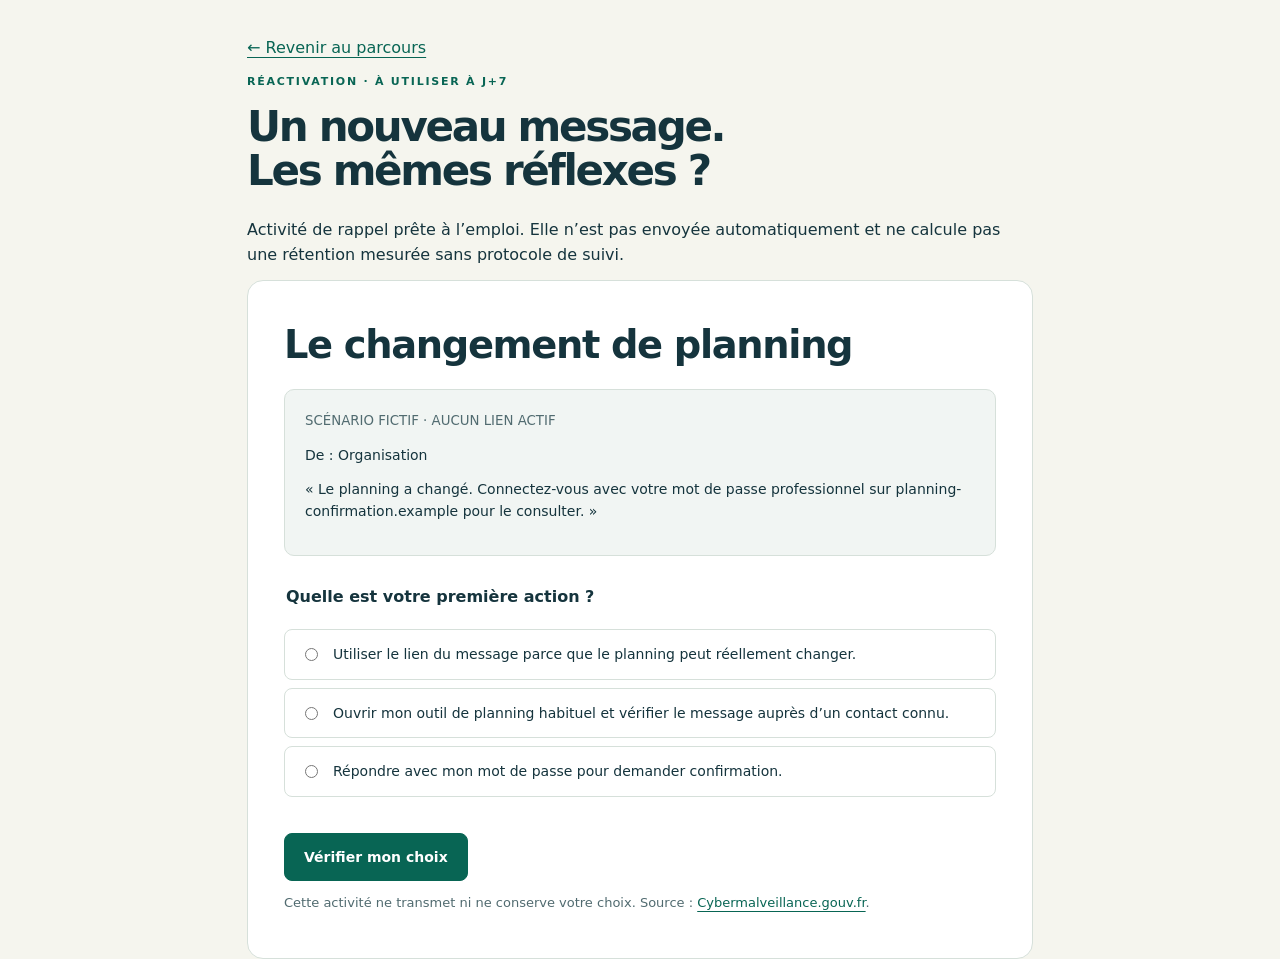
<file: cyber-sante/rappel-j7.html>
<!doctype html><html lang="fr"><head><meta charset="utf-8"><meta name="viewport" content="width=device-width, initial-scale=1"><title>Rappel J+7 · Cyber Santé</title><link rel="stylesheet" href="style.css"></head><body><main style="max-width:850px;padding-top:35px"><a href="index.html">← Revenir au parcours</a><p class="eyebrow">RÉACTIVATION · À UTILISER À J+7</p><h1 style="font-size:42px">Un nouveau message.<br>Les mêmes réflexes ?</h1><p>Activité de rappel prête à l’emploi. Elle n’est pas envoyée automatiquement et ne calcule pas une rétention mesurée sans protocole de suivi.</p><div class="panel"><h2>Le changement de planning</h2><div class="mail"><small>SCÉNARIO FICTIF · AUCUN LIEN ACTIF</small><p>De : Organisation <planning@organisation-equipe.example></p><p>« Le planning a changé. Connectez-vous avec votre mot de passe professionnel sur planning-confirmation.example pour le consulter. »</p></div><form id="f"><fieldset class="q"><legend>Quelle est votre première action ?</legend><label class="choice"><input type="radio" name="a" value="0" required><span>Utiliser le lien du message parce que le planning peut réellement changer.</span></label><label class="choice"><input type="radio" name="a" value="1" required><span>Ouvrir mon outil de planning habituel et vérifier le message auprès d’un contact connu.</span></label><label class="choice"><input type="radio" name="a" value="2" required><span>Répondre avec mon mot de passe pour demander confirmation.</span></label></fieldset><button class="primary">Vérifier mon choix</button></form><div id="feedback" role="status"></div><p class="small">Cette activité ne transmet ni ne conserve votre choix. Source : <a href="https://www.cybermalveillance.gouv.fr/tous-nos-contenus/fiches-reflexes/hameconnage-phishing">Cybermalveillance.gouv.fr</a>.</p></div></main><script>document.getElementById('f').onsubmit=function(e){e.preventDefault();const correct=new FormData(e.target).get('a')==='1';document.getElementById('feedback').innerHTML='<div class="callout"><strong>'+(correct?'Choix attendu.':'À reprendre.')+'</strong><p>Le contexte peut être plausible ; il ne prouve pas l’authenticité de la demande. Utilisez un accès ou un contact déjà connu pour vérifier sans communiquer votre secret par le canal suspect.</p></div>';};</script></body></html>
</file>
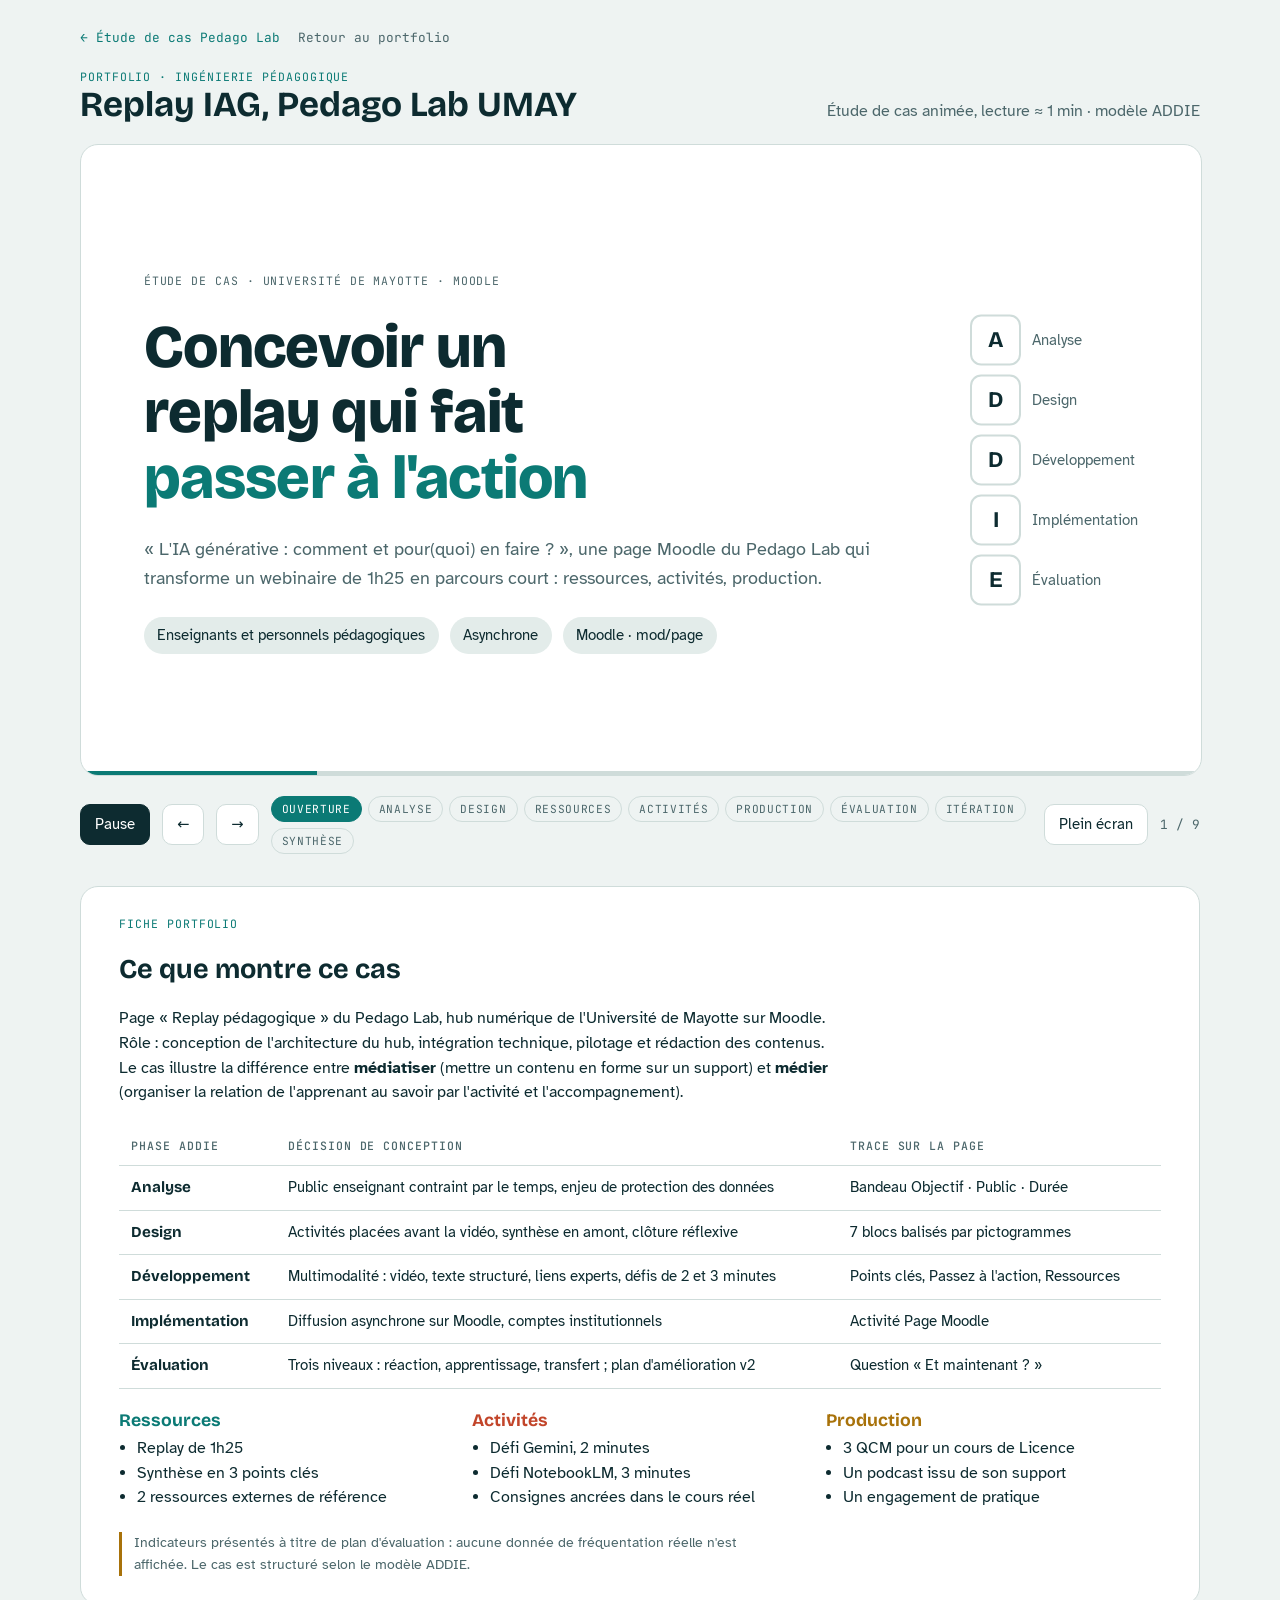
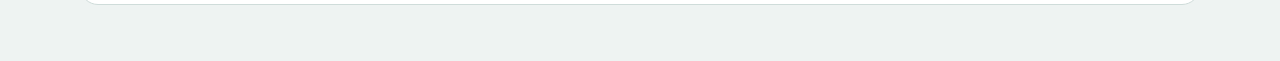
<file: pedago-lab/replay-iag.html>
<!doctype html><html><head><meta charset=utf8><meta name=viewport content="width=device-width,initial-scale=1,viewport-fit=cover"><style>:root{color-scheme:light;box-sizing:border-box;padding-top:env(safe-area-inset-top,0px);padding-bottom:env(safe-area-inset-bottom,0px)}html{scroll-padding-top:env(safe-area-inset-top,0px)}body{margin:0;padding:0;font:14px -apple-system,BlinkMacSystemFont,sans-serif;background:#fff;color:#000}img{max-width:100%}[hidden]:not([hidden=until-found i]){display:none!important}</style></head><body>
<title>Replay IAG en mouvement</title>
<meta name="claude:viewport-fit-sides" content="cover">
<link rel="preconnect" href="https://fonts.googleapis.com">
<link rel="stylesheet" href="https://fonts.googleapis.com/css2?family=Bricolage+Grotesque:opsz,wght@12..96,500;12..96,700;12..96,800&family=Atkinson+Hyperlegible:ital,wght@0,400;0,700;1,400&family=JetBrains+Mono:wght@500&display=swap">
<style>
/* Layout : une scène 16:9 qui joue une étude de cas ADDIE, puis une fiche portfolio lisible à froid */
:root{
  --bg:#EEF3F2; --surface:#FFFFFF; --ink:#0D2B30; --muted:#4C676B; --line:#CFDCDA;
  --lagoon:#0B7A75; --coral:#C2452A; --ylang:#A8720A; --soft:#E3ECEA;
  --f-display:"Bricolage Grotesque", "Segoe UI", system-ui, sans-serif;
  --f-body:"Atkinson Hyperlegible", "Segoe UI", system-ui, sans-serif;
  --f-mono:"JetBrains Mono", ui-monospace, "SFMono-Regular", Menlo, monospace;
}
@media (prefers-color-scheme: dark){ :root:not([data-theme="light"]){
  --bg:#08181B; --surface:#0F2529; --ink:#E4EFED; --muted:#93AFB2; --line:#22424A;
  --lagoon:#3CC2B8; --coral:#F07A5C; --ylang:#F0B94A; --soft:#14313A; color-scheme:dark }}
:root[data-theme="dark"]{
  --bg:#08181B; --surface:#0F2529; --ink:#E4EFED; --muted:#93AFB2; --line:#22424A;
  --lagoon:#3CC2B8; --coral:#F07A5C; --ylang:#F0B94A; --soft:#14313A; color-scheme:dark }

body{background:var(--bg);color:var(--ink);font-family:var(--f-body);font-size:16px;line-height:1.55;
  padding-left:max(16px,env(safe-area-inset-left,0px));padding-right:max(16px,env(safe-area-inset-right,0px));padding-block:28px 56px}
.wrap{max-width:1120px;margin:0 auto;display:flex;flex-direction:column;gap:20px}
h1,h2,h3{font-family:var(--f-display);text-wrap:balance;margin:0;line-height:1.08}
.mono{font-family:var(--f-mono);font-size:.72rem;letter-spacing:.08em;text-transform:uppercase}
.top{display:flex;justify-content:space-between;align-items:flex-end;gap:16px;flex-wrap:wrap}
.top p{margin:0;color:var(--muted)}
.top .mono{color:var(--lagoon)}

/* ---------- Stage ---------- */
.stage{position:relative;aspect-ratio:16/9;width:100%;max-width:100%;background:var(--surface);border:1px solid var(--line);border-radius:18px;overflow:hidden;container-type:inline-size}
.scene{position:absolute;inset:0;padding:5.2cqw 5.6cqw 4.6cqw;display:none;flex-direction:column;gap:2.2cqw}
.scene.on{display:flex}
.eyebrow{display:flex;align-items:center;gap:1cqw;color:var(--muted)}
.phase{display:inline-grid;place-items:center;width:3.4cqw;height:3.4cqw;border-radius:50%;background:var(--ink);color:var(--surface);font-family:var(--f-display);font-weight:800;font-size:1.7cqw}
.scene h2{font-size:3.7cqw;font-weight:700;max-width:30ch}
.scene p{margin:0}
.lead{font-size:1.65cqw;color:var(--muted);max-width:62ch}
.grid{display:grid;gap:1.6cqw;flex:1;min-height:0}
.g3{grid-template-columns:repeat(3,1fr)}
.g2{grid-template-columns:1fr 1fr}
.card{background:var(--soft);border-radius:1.2cqw;padding:1.8cqw;display:flex;flex-direction:column;gap:.8cqw;min-width:0}
.card h3{font-size:1.9cqw;font-weight:700}
.card p,.card li{font-size:1.4cqw}
.card ul{margin:0;padding-left:1.2em;display:flex;flex-direction:column;gap:.35cqw}
.tag{align-self:flex-start;font-family:var(--f-mono);font-size:1cqw;letter-spacing:.08em;text-transform:uppercase;padding:.35cqw .8cqw;border-radius:99px;border:1px solid currentColor}
.r{color:var(--lagoon)} .ac{color:var(--coral)} .pr{color:var(--ylang)}
.bg-r{background:var(--lagoon)} .bg-ac{background:var(--coral)} .bg-pr{background:var(--ylang)}
.foot{margin-top:auto;font-size:1.25cqw;color:var(--muted);border-top:1px solid var(--line);padding-top:1.1cqw}

/* motion */
.scene.on .a{animation:rise .75s cubic-bezier(.2,.8,.2,1) var(--d,0s) both}
.scene.on .pop{animation:pop .6s cubic-bezier(.3,1.4,.4,1) var(--d,0s) both}
.scene.on .grow{animation:grow 1s cubic-bezier(.2,.8,.2,1) var(--d,0s) both;transform-origin:left}
@keyframes rise{from{opacity:0;transform:translateY(2.4cqw)}to{opacity:1;transform:none}}
@keyframes pop{from{opacity:0;transform:scale(.6)}to{opacity:1;transform:none}}
@keyframes grow{from{transform:scaleX(0)}to{transform:scaleX(1)}}

/* S0 title */
.s0{justify-content:center}
.s0 h1{font-size:5.4cqw;font-weight:800;max-width:17ch;letter-spacing:-.01em}
.s0 h1 em{font-style:normal;color:var(--lagoon)}
.chips{display:flex;gap:1cqw;flex-wrap:wrap}
.chip{font-size:1.35cqw;padding:.6cqw 1.2cqw;border-radius:99px;background:var(--soft)}
.addie{position:absolute;right:5.6cqw;top:50%;translate:0 -50%;display:flex;flex-direction:column;gap:.8cqw}
.addie div{display:flex;align-items:center;gap:1cqw;font-size:1.3cqw;color:var(--muted)}
.addie b{display:grid;place-items:center;width:4.2cqw;height:4.2cqw;border-radius:1cqw;border:2px solid var(--line);font-family:var(--f-display);font-size:2cqw;color:var(--ink)}
.scene.on .addie b{animation:lit 5s linear var(--d) infinite}
@keyframes lit{0%,15%{background:var(--lagoon);color:var(--surface);border-color:var(--lagoon)}25%,100%{background:transparent;color:var(--ink);border-color:var(--line)}}

/* S1 objectives */
.verbs{display:flex;gap:1.2cqw;flex-wrap:wrap}
.verb{display:flex;align-items:baseline;gap:.6cqw;font-size:1.45cqw;border:1px solid var(--line);border-radius:.8cqw;padding:.7cqw 1.1cqw}
.verb b{font-family:var(--f-display);font-size:1.7cqw}

/* S2 storyboard */
.board{display:grid;grid-template-columns:minmax(0,1fr) minmax(0,1.15fr);gap:3cqw;flex:1;min-height:0}
.page{border:1px solid var(--line);border-radius:1cqw;padding:1.2cqw;display:flex;flex-direction:column;gap:.6cqw;background:var(--bg)}
.blk{display:flex;align-items:center;gap:1cqw;border-radius:.6cqw;padding:.55cqw .9cqw;background:var(--surface);font-size:1.3cqw;border-left:.5cqw solid}
.blk.r{border-color:var(--lagoon)} .blk.ac{border-color:var(--coral)} .blk.pr{border-color:var(--ylang)} .blk.n{border-color:var(--muted)}
.blk span{color:var(--ink)}
.blk small{margin-left:auto;font-family:var(--f-mono);font-size:.95cqw;opacity:.85}
.legend{display:flex;flex-direction:column;gap:1.4cqw;justify-content:center}
.legend .row{display:flex;gap:1.2cqw;align-items:flex-start;font-size:1.45cqw}
.dot{flex:none;width:1.4cqw;height:1.4cqw;border-radius:50%;margin-top:.4cqw}

/* S3 resources */
.media{display:flex;align-items:center;gap:1.2cqw}
.play{flex:none;width:6cqw;height:6cqw;border-radius:50%;display:grid;place-items:center;background:var(--lagoon)}
.play::after{content:"";border-left:1.8cqw solid var(--surface);border-top:1.1cqw solid transparent;border-bottom:1.1cqw solid transparent;margin-left:.5cqw}
.bar{height:.6cqw;border-radius:99px;background:var(--line);overflow:hidden}
.bar i{display:block;height:100%;background:var(--lagoon)}
.scene.on .bar i{animation:grow 6s linear .6s both;transform-origin:left}

/* S4 activities timers */
.timer{display:flex;align-items:center;gap:1.4cqw}
.ring{flex:none;width:7.5cqw;height:7.5cqw;border-radius:50%;display:grid;place-items:center;background:conic-gradient(var(--coral) calc(var(--p)*1%),var(--line) 0);position:relative}
.ring::before{content:"";position:absolute;inset:.7cqw;border-radius:50%;background:var(--soft)}
.ring b{position:relative;font-family:var(--f-display);font-size:1.9cqw;font-variant-numeric:tabular-nums}
@property --p{syntax:"<number>";inherits:false;initial-value:0}
.scene.on .ring{animation:fill 5s linear var(--d,0s) both}
@keyframes fill{from{--p:0}to{--p:100}}
.quote{font-family:var(--f-display);font-size:1.7cqw;font-weight:500}

/* S5 production flow */
.flow{display:grid;grid-template-columns:repeat(4,minmax(0,1fr));gap:1.4cqw;align-items:stretch}
.step{border:1px solid var(--line);border-radius:1cqw;padding:1.3cqw;display:flex;flex-direction:column;gap:.5cqw;position:relative;background:var(--surface)}
.step b{font-family:var(--f-display);font-size:1.6cqw}
.step p{font-size:1.25cqw;color:var(--muted)}
.step.hl{border-color:var(--ylang);background:var(--soft)}
.step:not(:last-child)::after{content:"→";position:absolute;right:-1.25cqw;top:50%;translate:0 -50%;font-size:1.6cqw;color:var(--muted)}
.outs{display:grid;grid-template-columns:repeat(3,1fr);gap:1.4cqw}
.out{border-radius:1cqw;padding:1.3cqw;color:var(--surface);display:flex;flex-direction:column;gap:.3cqw}
.out b{font-family:var(--f-display);font-size:1.7cqw}
.out span{font-size:1.25cqw}

/* S6 evaluation */
.levels{display:flex;flex-direction:column;gap:1cqw}
.lvl{display:grid;grid-template-columns:13cqw 1fr;gap:1.2cqw;align-items:center;font-size:1.35cqw}
.lvl .bar{height:2.6cqw;border-radius:.6cqw;background:var(--soft)}
.lvl .bar i{display:flex;align-items:center;padding-left:1cqw;color:var(--surface);font-style:normal;font-size:1.15cqw;white-space:nowrap}
.scene.on .lvl .bar i{animation:grow .9s cubic-bezier(.2,.8,.2,1) var(--d) both}

/* S7 iteration */
.fix{display:grid;grid-template-columns:minmax(0,1fr) minmax(0,1fr);gap:1cqw}
.fix .card{gap:.4cqw}
.was{font-size:1.2cqw;color:var(--muted);text-decoration:line-through;text-decoration-color:var(--coral)}

/* S8 close */
.s8{justify-content:center}
.triad{display:grid;grid-template-columns:repeat(3,1fr);gap:1.6cqw}
.triad div{border-top:.6cqw solid;padding-top:1.1cqw;display:flex;flex-direction:column;gap:.4cqw}
.triad b{font-family:var(--f-display);font-size:2.6cqw}
.triad span{font-size:1.35cqw;color:var(--muted)}
.skills{display:flex;flex-wrap:wrap;gap:.9cqw}
.sig{font-family:var(--f-display);font-size:2cqw;font-weight:700}

/* progress + controls */
.prog{position:absolute;left:0;right:0;bottom:0;height:4px;background:var(--line)}
.prog i{display:block;height:100%;width:0;background:var(--lagoon)}
.controls{display:flex;align-items:center;gap:12px;flex-wrap:wrap}
.btn{font:inherit;font-size:.92rem;border:1px solid var(--line);background:var(--surface);color:var(--ink);border-radius:10px;padding:8px 14px;cursor:pointer}
.btn:hover{border-color:var(--lagoon)}
.btn:focus-visible,.dotnav button:focus-visible{outline:3px solid var(--lagoon);outline-offset:2px}
.btn.primary{background:var(--ink);color:var(--surface);border-color:var(--ink)}
.dotnav{display:flex;gap:6px;flex-wrap:wrap;flex:1;min-width:0}
.dotnav button{font-family:var(--f-mono);font-size:.7rem;letter-spacing:.06em;text-transform:uppercase;border:1px solid var(--line);background:transparent;color:var(--muted);border-radius:99px;padding:5px 10px;cursor:pointer}
.dotnav button[aria-current="true"]{background:var(--lagoon);border-color:var(--lagoon);color:var(--surface)}
.time{font-family:var(--f-mono);font-size:.8rem;color:var(--muted);font-variant-numeric:tabular-nums}

/* portfolio sheet */
.sheet{background:var(--surface);border:1px solid var(--line);border-radius:18px;padding:28px max(20px,3vw);display:flex;flex-direction:column;gap:22px;margin-top:12px}
.sheet h2{font-size:1.7rem}
.sheet p{margin:0;max-width:72ch}
.tbl{overflow-x:auto}
table{border-collapse:collapse;width:100%;min-width:640px;font-size:.95rem}
th,td{text-align:left;vertical-align:top;padding:10px 12px;border-bottom:1px solid var(--line)}
th{font-family:var(--f-mono);font-size:.72rem;letter-spacing:.08em;text-transform:uppercase;color:var(--muted);font-weight:500}
td:first-child{font-family:var(--f-display);font-weight:700;white-space:nowrap}
.cols{display:grid;grid-template-columns:repeat(auto-fit,minmax(240px,1fr));gap:18px}
.cols>div{min-width:0;display:flex;flex-direction:column;gap:6px}
.cols h3{font-size:1.1rem}
.cols ul{margin:0;padding-left:1.1em}
.note{font-size:.88rem;color:var(--muted);border-left:3px solid var(--ylang);padding-left:12px}

/* narrow screens: stage turns into a flowing card */
@media (max-width:720px){
  .stage{aspect-ratio:auto;min-height:620px;container-type:normal}
  .scene{padding:22px 18px 28px;gap:14px;overflow-y:auto}
  .scene h2{font-size:1.45rem}.s0 h1{font-size:2rem}
  .lead,.card p,.card li,.verb,.legend .row,.blk,.chip,.step p,.out span,.lvl,.triad span,.foot,.quote,.addie div{font-size:.9rem}
  .card h3,.step b,.out b,.verb b{font-size:1.05rem}.triad b{font-size:1.3rem}.sig{font-size:1.1rem}
  .g3,.g2,.board,.flow,.outs,.fix,.triad{grid-template-columns:1fr}
  .step:not(:last-child)::after{content:"↓";right:auto;left:50%;top:auto;bottom:-14px;translate:-50% 0}
  .addie{position:static;translate:none;flex-direction:row;flex-wrap:wrap}
  .addie b{width:34px;height:34px;font-size:1rem}.addie span{display:none}
  .phase{width:28px;height:28px;font-size:.9rem}
  .tag,.blk small{font-size:.65rem}.ring{width:64px;height:64px}.ring b{font-size:1rem}
  .play{width:48px;height:48px}.lvl{grid-template-columns:100px 1fr}.lvl .bar{height:28px}.lvl .bar i{font-size:.75rem}
  .card{padding:14px;border-radius:12px}.bar{height:6px}
}
@media (prefers-reduced-motion:reduce){
  .scene.on .a,.scene.on .pop,.scene.on .grow,.scene.on .ring,.scene.on .bar i,.scene.on .lvl .bar i,.scene.on .addie b{animation:none}
  .ring{--p:100}
}
</style>

<div class="wrap">
  <p style="margin:0;display:flex;gap:18px;flex-wrap:wrap"><a href="index.html" style="font-family:var(--f-mono);font-size:.8rem;color:var(--lagoon);text-decoration:none">&larr; Étude de cas Pedago Lab</a><a href="../index.html" style="font-family:var(--f-mono);font-size:.8rem;color:var(--muted);text-decoration:none">Retour au portfolio</a></p>
  <header class="top">
    <div>
      <div class="mono">Portfolio · Ingénierie pédagogique</div>
      <h1 style="font-size:clamp(1.5rem,3.2vw,2.2rem)">Replay IAG, Pedago Lab UMAY</h1>
    </div>
    <p>Étude de cas animée, lecture ≈ 1 min · modèle ADDIE</p>
  </header>

  <section class="stage" id="stage" aria-roledescription="présentation animée" aria-live="polite">

    <!-- S0 -->
    <article class="scene s0 on" data-label="Ouverture">
      <div class="eyebrow mono a">Étude de cas · Université de Mayotte · Moodle</div>
      <h1 class="a" style="--d:.15s">Concevoir un replay qui fait <em>passer à l'action</em></h1>
      <p class="lead a" style="--d:.35s">« L'IA générative : comment et pour(quoi) en faire ? », une page Moodle du Pedago Lab qui transforme un webinaire de 1h25 en parcours court : ressources, activités, production.</p>
      <div class="chips a" style="--d:.55s">
        <span class="chip">Enseignants et personnels pédagogiques</span><span class="chip">Asynchrone</span><span class="chip">Moodle · mod/page</span>
      </div>
      <div class="addie" aria-label="Phases ADDIE">
        <div><b style="--d:0s">A</b><span>Analyse</span></div>
        <div><b style="--d:1s">D</b><span>Design</span></div>
        <div><b style="--d:2s">D</b><span>Développement</span></div>
        <div><b style="--d:3s">I</b><span>Implémentation</span></div>
        <div><b style="--d:4s">E</b><span>Évaluation</span></div>
      </div>
    </article>

    <!-- S1 Analyse -->
    <article class="scene" data-label="Analyse">
      <div class="eyebrow mono a"><span class="phase">A</span> Analyse du besoin</div>
      <h2 class="a" style="--d:.1s">Un public pressé, curieux, et vigilant sur ses données</h2>
      <div class="grid g3">
        <div class="card a" style="--d:.3s"><span class="tag r">Public</span><h3>Enseignants et personnels</h3><p>Niveaux hétérogènes face à l'IA. Peu de temps entre cours et recherche.</p></div>
        <div class="card a" style="--d:.45s"><span class="tag ac">Besoin</span><h3>Gagner du temps, enrichir les cours</h3><p>Des usages concrets, éthiques et immédiatement transférables.</p></div>
        <div class="card a" style="--d:.6s"><span class="tag pr">Contraintes</span><h3>Données et esprit critique</h3><p>Protéger les données de recherche, garder la validation humaine.</p></div>
      </div>
      <div class="verbs a" style="--d:.85s">
        <span class="verb"><b>Découvrir</b> le fonctionnement des IA génératives</span>
        <span class="verb"><b>Comprendre</b> leurs capacités</span>
        <span class="verb"><b>Identifier</b> des usages efficaces</span>
      </div>
      <p class="foot a" style="--d:1s">Objectifs de sensibilisation : niveaux « se souvenir » et « comprendre » de Bloom, avec une ouverture vers « appliquer » par les défis.</p>
    </article>

    <!-- S2 Design -->
    <article class="scene" data-label="Design">
      <div class="eyebrow mono a"><span class="phase">D</span> Design · scénarisation de la page</div>
      <h2 class="a" style="--d:.1s">Sept blocs, un fil : comprendre, essayer, s'engager</h2>
      <div class="board">
        <div class="page" aria-label="Maquette de la page">
          <div class="blk n a" style="--d:.3s"><span>Objectif · Public · Durée</span><small>accroche</small></div>
          <div class="blk n a" style="--d:.42s"><span>Pourquoi ce replay est important</span><small>motivation</small></div>
          <div class="blk r a" style="--d:.54s"><span>Points clés à retenir</span><small>ressource</small></div>
          <div class="blk ac a" style="--d:.66s"><span>Passez à l'action : 2 défis</span><small>activité</small></div>
          <div class="blk r a" style="--d:.78s"><span>Voir le replay (1h25)</span><small>ressource</small></div>
          <div class="blk r a" style="--d:.9s"><span>Ressources complémentaires</span><small>ressource</small></div>
          <div class="blk pr a" style="--d:1.02s"><span>Et maintenant ? question ouverte</span><small>production</small></div>
        </div>
        <div class="legend">
          <div class="row a" style="--d:1.2s"><span class="dot bg-r"></span><p><b>Ressources</b> : ce que l'apprenant consulte. Synthèse avant la vidéo pour lui permettre de choisir sa profondeur.</p></div>
          <div class="row a" style="--d:1.4s"><span class="dot bg-ac"></span><p><b>Activités</b> : placées avant le replay. On essaie d'abord, on approfondit ensuite.</p></div>
          <div class="row a" style="--d:1.6s"><span class="dot bg-pr"></span><p><b>Production</b> : un engagement de pratique qui clôt la page et prépare le transfert.</p></div>
        </div>
      </div>
    </article>

    <!-- S3 Ressources -->
    <article class="scene" data-label="Ressources">
      <div class="eyebrow mono a"><span class="phase">D</span> Développement · médiatisation des ressources</div>
      <h2 class="a" style="--d:.1s">Médiatiser : choisir le bon support pour chaque intention</h2>
      <div class="grid g3">
        <div class="card a" style="--d:.3s"><span class="tag r">Vidéo</span>
          <div class="media"><span class="play pop" style="--d:.5s" aria-hidden="true"></span><div style="flex:1;min-width:0"><h3>Replay du webinaire</h3><p>1h25 · approfondissement</p></div></div>
          <div class="bar"><i></i></div></div>
        <div class="card a" style="--d:.45s"><span class="tag r">Texte structuré</span><h3>Trois points clés</h3>
          <ul><li>Gemini, assistant du quotidien</li><li>NotebookLM sur ses propres PDF</li><li>Éthique et protection des données</li></ul></div>
        <div class="card a" style="--d:.6s"><span class="tag r">Liens experts</span><h3>Pour aller plus loin</h3>
          <ul><li>Google for Education · AI First Steps</li><li>Blog officiel NotebookLM</li></ul></div>
      </div>
      <p class="foot a" style="--d:.9s">Choix de médiatisation : pictogrammes repères, découpage en blocs courts, synthèse écrite qui dispense de visionner l'intégralité pour retenir l'essentiel.</p>
    </article>

    <!-- S4 Activités -->
    <article class="scene" data-label="Activités">
      <div class="eyebrow mono a"><span class="phase">D</span> Développement · médiation par l'activité</div>
      <h2 class="a" style="--d:.1s">Deux micro-défis : cinq minutes pour passer de spectateur à praticien</h2>
      <div class="grid g2">
        <div class="card a" style="--d:.3s"><span class="tag ac">Défi Gemini</span>
          <div class="timer"><div class="ring" style="--d:.6s"><b>2 min</b></div><p>Avec son compte universitaire, demander 3 QCM sur le sujet de son prochain cours de Licence.</p></div></div>
        <div class="card a" style="--d:.45s"><span class="tag ac">Défi NotebookLM</span>
          <div class="timer"><div class="ring" style="--d:.8s"><b>3 min</b></div><p>Créer un carnet, y déposer le PDF de son dernier cours, générer le podcast audio.</p></div></div>
      </div>
      <p class="quote a" style="--d:1s">Médiation : la consigne porte sur <span class="ac">son propre cours</span>. Le transfert commence dans l'activité, pas après.</p>
      <p class="foot a" style="--d:1.15s">Leviers : microlearning chronométré, ancrage dans le contexte réel, usage du compte institutionnel pour un cadre de données sécurisé.</p>
    </article>

    <!-- S5 Production -->
    <article class="scene" data-label="Production">
      <div class="eyebrow mono a"><span class="phase">D</span> Développement · la production de l'apprenant</div>
      <h2 class="a" style="--d:.1s">Chaque participant repart avec un artefact utilisable</h2>
      <div class="flow">
        <div class="step a" style="--d:.3s"><b>Entrée</b><p>Le sujet du prochain cours, un PDF de cours</p></div>
        <div class="step a" style="--d:.5s"><b>Outil IA</b><p>Gemini ou NotebookLM, compte institutionnel</p></div>
        <div class="step a" style="--d:.7s"><b>Premier jet</b><p>QCM, synthèse, podcast</p></div>
        <div class="step hl a" style="--d:.9s"><b>Validation humaine</b><p>L'enseignant relit, corrige, s'approprie</p></div>
      </div>
      <div class="outs">
        <div class="out bg-pr pop" style="--d:1.2s"><b>3 QCM</b><span>prêts pour un cours de Licence</span></div>
        <div class="out bg-pr pop" style="--d:1.35s"><b>1 podcast</b><span>généré à partir de son support</span></div>
        <div class="out bg-pr pop" style="--d:1.5s"><b>1 engagement</b><span>« Qu'allez-vous tester ? »</span></div>
      </div>
    </article>

    <!-- S6 Implémentation & évaluation -->
    <article class="scene" data-label="Évaluation">
      <div class="eyebrow mono a"><span class="phase">I·E</span> Implémentation et évaluation</div>
      <h2 class="a" style="--d:.1s">Diffusé sur Moodle, mesurable à trois niveaux</h2>
      <div class="levels">
        <div class="lvl a" style="--d:.3s"><span>Réaction</span><div class="bar"><i class="bg-r" style="width:92%;--d:.5s">Réponses à « Et maintenant ? »</i></div></div>
        <div class="lvl a" style="--d:.45s"><span>Apprentissage</span><div class="bar"><i class="bg-ac" style="width:72%;--d:.7s">QCM produits pendant le défi</i></div></div>
        <div class="lvl a" style="--d:.6s"><span>Transfert</span><div class="bar"><i class="bg-pr" style="width:52%;--d:.9s">Usage déclaré en cours à J+30</i></div></div>
      </div>
      <p class="lead a" style="--d:1.1s">Indicateurs à instrumenter dans Moodle : vues de la page, achèvement d'activité, taux de réponse à la question finale, défis déclarés réalisés.</p>
      <p class="foot a" style="--d:1.25s">Lecture inspirée de Kirkpatrick. Les longueurs de barres illustrent l'entonnoir attendu, ce ne sont pas des données mesurées.</p>
    </article>

    <!-- S7 Itération -->
    <article class="scene" data-label="Itération">
      <div class="eyebrow mono a"><span class="phase">E</span> Regard critique · version 2</div>
      <h2 class="a" style="--d:.1s">Ce que j'améliorerais à la prochaine itération</h2>
      <div class="fix">
        <div class="card a" style="--d:.3s"><span class="tag ac">Rigueur du message</span><p class="was">« zéro hallucination »</p><p>Nuancer : NotebookLM s'appuie sur les sources fournies, ce qui réduit fortement le risque sans l'annuler.</p></div>
        <div class="card a" style="--d:.45s"><span class="tag r">Accessibilité</span><p>Ajouter sous-titres et transcription du replay, conformément aux exigences RGAA.</p></div>
        <div class="card a" style="--d:.6s"><span class="tag pr">Données</span><p>Collecter la question finale via un forum ou un Feedback Moodle pour exploiter les réponses.</p></div>
        <div class="card a" style="--d:.75s"><span class="tag ac">Finition</span><p>Relecture orthographique du titre et du chapeau, harmonisation de la graphie « IA ».</p></div>
      </div>
    </article>

    <!-- S8 Clôture -->
    <article class="scene s8" data-label="Synthèse">
      <div class="eyebrow mono a">Synthèse</div>
      <h2 class="a" style="--d:.1s;font-size:4.4cqw">Ressources, activités, production : un seul alignement</h2>
      <div class="triad">
        <div class="a r" style="--d:.3s;border-color:var(--lagoon)"><b>Ressources</b><span>Vidéo, synthèse, liens experts</span></div>
        <div class="a ac" style="--d:.45s;border-color:var(--coral)"><b>Activités</b><span>2 défis chronométrés en contexte réel</span></div>
        <div class="a pr" style="--d:.6s;border-color:var(--ylang)"><b>Production</b><span>QCM, podcast, engagement de pratique</span></div>
      </div>
      <div class="skills a" style="--d:.85s">
        <span class="chip">Analyse des besoins</span><span class="chip">Scénarisation</span><span class="chip">Médiatisation multimodale</span><span class="chip">Médiation et transfert</span><span class="chip">Évaluation data-driven</span><span class="chip">Éthique et données</span>
      </div>
      <p class="sig a" style="--d:1.05s">Lassina Jamal Traoré · Learning Architect</p>
    </article>

    <div class="prog" aria-hidden="true"><i id="prog"></i></div>
  </section>

  <div class="controls">
    <button class="btn primary" id="play" type="button" aria-label="Lecture ou pause">Pause</button>
    <button class="btn" id="prev" type="button" aria-label="Scène précédente">←</button>
    <button class="btn" id="next" type="button" aria-label="Scène suivante">→</button>
    <nav class="dotnav" id="dots" aria-label="Scènes"></nav>
    <button class="btn" id="fs" type="button">Plein écran</button>
    <span class="time" id="time">1 / 9</span>
  </div>

  <section class="sheet" aria-labelledby="fiche">
    <div class="mono" style="color:var(--lagoon)">Fiche portfolio</div>
    <h2 id="fiche">Ce que montre ce cas</h2>
    <p>Page « Replay pédagogique » du Pedago Lab, hub numérique de l'Université de Mayotte sur Moodle. Rôle : conception de l'architecture du hub, intégration technique, pilotage et rédaction des contenus. Le cas illustre la différence entre <b>médiatiser</b> (mettre un contenu en forme sur un support) et <b>médier</b> (organiser la relation de l'apprenant au savoir par l'activité et l'accompagnement).</p>
    <div class="tbl">
      <table>
        <thead><tr><th>Phase ADDIE</th><th>Décision de conception</th><th>Trace sur la page</th></tr></thead>
        <tbody>
          <tr><td>Analyse</td><td>Public enseignant contraint par le temps, enjeu de protection des données</td><td>Bandeau Objectif · Public · Durée</td></tr>
          <tr><td>Design</td><td>Activités placées avant la vidéo, synthèse en amont, clôture réflexive</td><td>7 blocs balisés par pictogrammes</td></tr>
          <tr><td>Développement</td><td>Multimodalité : vidéo, texte structuré, liens experts, défis de 2 et 3 minutes</td><td>Points clés, Passez à l'action, Ressources</td></tr>
          <tr><td>Implémentation</td><td>Diffusion asynchrone sur Moodle, comptes institutionnels</td><td>Activité Page Moodle</td></tr>
          <tr><td>Évaluation</td><td>Trois niveaux : réaction, apprentissage, transfert ; plan d'amélioration v2</td><td>Question « Et maintenant ? »</td></tr>
        </tbody>
      </table>
    </div>
    <div class="cols">
      <div><h3 class="r">Ressources</h3><ul><li>Replay de 1h25</li><li>Synthèse en 3 points clés</li><li>2 ressources externes de référence</li></ul></div>
      <div><h3 class="ac">Activités</h3><ul><li>Défi Gemini, 2 minutes</li><li>Défi NotebookLM, 3 minutes</li><li>Consignes ancrées dans le cours réel</li></ul></div>
      <div><h3 class="pr">Production</h3><ul><li>3 QCM pour un cours de Licence</li><li>Un podcast issu de son support</li><li>Un engagement de pratique</li></ul></div>
    </div>
    <p class="note">Indicateurs présentés à titre de plan d'évaluation : aucune donnée de fréquentation réelle n'est affichée. Le cas est structuré selon le modèle ADDIE.</p>
  </section>
</div>

<script>
(function(){
  const scenes=[...document.querySelectorAll('.scene')];
  const dots=document.getElementById('dots'), prog=document.getElementById('prog');
  const playBtn=document.getElementById('play'), time=document.getElementById('time');
  const DUR=[6500,8000,8500,7500,8000,7500,8000,8500,7000];
  const reduce=matchMedia('(prefers-reduced-motion: reduce)').matches;
  let i=0, playing=!reduce, t0=performance.now(), elapsed=0, raf;
  scenes.forEach((s,k)=>{const b=document.createElement('button');b.type='button';b.textContent=s.dataset.label;b.addEventListener('click',()=>go(k));dots.appendChild(b)});
  function go(k){
    i=(k+scenes.length)%scenes.length;
    scenes.forEach((s,n)=>{s.classList.toggle('on',n===i);s.setAttribute('aria-hidden',n===i?'false':'true')});
    // restart CSS animations
    const s=scenes[i]; s.classList.remove('on'); void s.offsetWidth; s.classList.add('on');
    [...dots.children].forEach((b,n)=>b.setAttribute('aria-current',n===i?'true':'false'));
    time.textContent=(i+1)+' / '+scenes.length;
    elapsed=0; t0=performance.now(); prog.style.width='0';
  }
  function tick(now){
    if(playing){
      elapsed+= now-t0; t0=now;
      const p=Math.min(1,elapsed/DUR[i]); prog.style.width=(p*100)+'%';
      if(p>=1){ if(i<scenes.length-1) go(i+1); else {playing=false;playBtn.textContent='Rejouer';} }
    } else { t0=now; }
    raf=requestAnimationFrame(tick);
  }
  playBtn.textContent=playing?'Pause':'Lecture';
  playBtn.addEventListener('click',()=>{
    if(!playing && i===scenes.length-1 && elapsed>=DUR[i]) go(0);
    playing=!playing; playBtn.textContent=playing?'Pause':'Lecture';
  });
  document.getElementById('prev').addEventListener('click',()=>go(i-1));
  document.getElementById('next').addEventListener('click',()=>go(i+1));
  document.addEventListener('keydown',e=>{
    if(e.target.closest('button')&&e.key===' ') return;
    if(e.key==='ArrowRight') go(i+1); else if(e.key==='ArrowLeft') go(i-1);
    else if(e.key===' '){e.preventDefault();playBtn.click();}
  });
  document.getElementById('fs').addEventListener('click',()=>{
    const st=document.getElementById('stage');
    try{ const r=document.fullscreenElement?document.exitFullscreen():st.requestFullscreen(); if(r&&r.catch) r.catch(()=>{}); }catch(e){}
  });
  go(0); raf=requestAnimationFrame(tick);
})();
</script>

</body></html>
</file>
<file: cyber-sante/style.css>
:root{--ink:#15343d;--muted:#516b70;--bg:#f5f5ee;--paper:#fff;--line:#d6e0da;--teal:#086554;--mint:#d9f1e6;--gold:#efc773;--red:#8a342c;font-family:system-ui,-apple-system,BlinkMacSystemFont,'Segoe UI',sans-serif;color:var(--ink);background:var(--bg);line-height:1.6}*{box-sizing:border-box}body{margin:0}button,input{font:inherit}button,a,input{touch-action:manipulation}button,a{ -webkit-tap-highlight-color:transparent}button{cursor:pointer}a{color:var(--teal);text-underline-offset:4px}button:focus-visible,a:focus-visible,input:focus-visible,summary:focus-visible{outline:3px solid #bd7e12;outline-offset:4px}header{max-width:1240px;margin:auto;padding:24px 32px;display:flex;align-items:center;justify-content:space-between;gap:25px;border-bottom:1px solid var(--line)}.brand{text-decoration:none;font-weight:850;font-size:30px;letter-spacing:-.07em;display:flex;align-items:center;gap:15px;color:var(--ink)}.brand span{font-size:10px;letter-spacing:.13em;font-weight:700;max-width:100px;line-height:1.5}nav{display:flex;gap:8px;align-items:center;flex-wrap:wrap}.nav{border:0;background:transparent;border-radius:25px;padding:10px 16px;font-size:14px;color:var(--muted)}.nav.active{background:var(--ink);color:white}header nav a{font-size:13px;margin-left:16px}main{max-width:1240px;margin:auto;padding:0 32px}h1{font-size:clamp(42px,5.8vw,76px);line-height:1.04;letter-spacing:-.055em;margin:15px 0 24px;font-weight:750}h1 em{font-style:normal;color:var(--teal)}h2{font-size:clamp(25px,3vw,39px);line-height:1.16;letter-spacing:-.035em;margin:10px 0 18px}h3{font-size:21px;line-height:1.3;margin-top:12px}p{margin:12px 0}h4{font-size:17px}.hero{display:grid;grid-template-columns:1.25fr .75fr;gap:65px;padding:52px 0 38px;align-items:center}.eyebrow{font-size:11px;letter-spacing:.16em;font-weight:750;color:var(--teal)}.lead{font-size:19px;max-width:580px;color:var(--muted)}.pills{display:flex;gap:10px;flex-wrap:wrap;margin-top:22px}.pills span,.badge{font-size:12px;border:1px solid var(--line);border-radius:25px;padding:5px 11px;display:inline-block}.hero-card{background:var(--ink);color:#fff;border-radius:20px;padding:30px;transform:rotate(1deg);box-shadow:0 16px 0 -8px #e1e5db;position:relative}.hero-card .eyebrow{color:#9fd9c3}.hero-card p,.hero-card .small{color:#c4d7d7}.hero-card h2{font-size:30px}.mail-icon{font-size:50px;color:var(--gold);line-height:1.2;margin:22px 0}.dot{position:absolute;width:9px;height:9px;background:var(--gold);border-radius:50%;top:30px;right:30px}.disclaimer{font-size:12px;color:var(--muted);border-top:1px solid var(--line);padding:17px 0;margin:0 0 24px}.workspace{display:grid;grid-template-columns:235px minmax(0,1fr);gap:30px}.rail{padding-top:20px}.rail ol{list-style:none;padding:0;margin:28px 0}.rail li{display:flex;gap:13px;padding:16px 0;color:#667b7f;font-size:12px;border-bottom:1px solid var(--line)}.rail li span{font-size:14px}.rail li.current{color:var(--teal);font-weight:750}.rail li.done{color:var(--ink)}.small{font-size:13px;color:var(--muted)}.panel{padding:32px 36px;background:var(--paper);border:1px solid var(--line);border-radius:16px;min-width:0}.panel:focus{outline:none}.stage-label{font-size:11px;letter-spacing:.15em;color:var(--teal);text-transform:uppercase;font-weight:750}.primary,.secondary{border-radius:8px;padding:12px 19px;display:inline-block;font-size:14px;font-weight:700;text-decoration:none}.primary{background:var(--teal);color:#fff;border:1px solid var(--teal)}.secondary{background:transparent;color:var(--ink);border:1px solid #a8bbb7}.primary:hover{background:#064f42}.text-btn{border:0;background:transparent;color:var(--teal);font-size:13px;padding:8px 0;text-decoration:underline;text-underline-offset:4px}.actions{display:flex;gap:12px;flex-wrap:wrap;margin-top:26px}.q{border:0;padding:0;margin:28px 0}.q legend{font-weight:700;margin-bottom:12px;max-width:100%;font-size:16px}.choice{display:flex;gap:12px;border:1px solid var(--line);padding:13px 15px;border-radius:8px;margin:8px 0;font-size:14px;align-items:flex-start;cursor:pointer}.choice:hover{background:#f3f8f5}.choice:has(input:checked){border-color:var(--teal);background:#eef8f1}.choice input{accent-color:var(--teal);margin-top:5px;flex:none}.mail{background:#f1f5f3;border:1px solid var(--line);border-radius:10px;padding:20px;margin:22px 0}.mail p{font-size:14px}.mail small{color:var(--muted);display:block;overflow-wrap:anywhere}.mail .subject{font-weight:750;font-size:17px;border-top:1px solid var(--line);padding-top:14px}.fake-link{color:#85542c;text-decoration:underline;overflow-wrap:anywhere}.callout{padding:20px 23px;background:var(--mint);border-left:4px solid var(--teal);border-radius:0 10px 10px 0;margin:22px 0;font-size:14px}.callout h3{margin:0 0 10px;font-size:19px}.feedback{background:#f5f6f2;padding:18px 22px;border-radius:10px;margin:20px 0}.feedback p{font-size:14px}.feedback strong{display:block}.error{color:var(--red);font-weight:700;font-size:14px}.progress-line{height:4px;background:var(--line);margin-bottom:24px}.progress-line span{height:100%;display:block;background:var(--teal)}video{width:100%;height:auto;max-height:470px;border-radius:10px;background:#102c35;margin:12px 0}details{border:1px solid var(--line);padding:15px 18px;border-radius:8px;margin:15px 0;font-size:14px}summary{cursor:pointer;font-weight:700}.view{padding-bottom:50px}.section-head{max-width:800px;margin:20px 0 30px}.section-head p{color:var(--muted)}.cards{display:grid;grid-template-columns:repeat(3,minmax(0,1fr));gap:20px;margin:30px 0}.cards article{background:#fff;border:1px solid var(--line);padding:25px;border-radius:12px}.cards p{font-size:14px;color:var(--muted)}.number{color:var(--teal);font-size:13px;font-weight:750}.links-grid{display:grid;grid-template-columns:repeat(2,minmax(0,1fr));gap:12px}.doc{background:#fff;border:1px solid var(--line);padding:18px 22px;border-radius:10px;text-decoration:none;font-weight:700}.doc span{display:block;font-size:12px;font-weight:400;color:var(--muted);margin-top:4px}.sources{padding-left:20px;font-size:14px}.sources li{margin:12px 0}.stats{display:grid;grid-template-columns:repeat(3,minmax(0,1fr));gap:16px;margin:22px 0}.stat{background:#f1f5f1;padding:20px;border-radius:10px}.stat b{font-size:32px;display:block;letter-spacing:-.04em}.stat span{font-size:12px;color:var(--muted)}.synthetic{margin-top:35px}.synthetic .badge{background:#f9eccb;color:#684719;border-color:#e0c883}.table-scroll{overflow:auto;background:#fff;border:1px solid var(--line);border-radius:10px}table{border-collapse:collapse;width:100%;font-size:13px;min-width:560px}caption{text-align:left;padding:18px;font-weight:700}th,td{text-align:left;padding:12px 18px;border-top:1px solid var(--line)}th{background:#edf3ef}.result-score{font-size:58px;letter-spacing:-.05em;font-weight:750;color:var(--teal);line-height:1.2}.result-list{padding-left:22px;font-size:14px}.result-list li{margin:12px 0}footer{max-width:1240px;margin:auto;border-top:1px solid var(--line);padding:25px 32px 35px;font-size:12px;color:var(--muted)}.skip{position:absolute;top:-70px;left:10px;background:white;padding:12px;z-index:9}.skip:focus{top:10px}[hidden]{display:none!important}@media(prefers-reduced-motion:reduce){*{scroll-behavior:auto!important}.hero-card{transform:none}}@media(max-width:820px){header{align-items:flex-start;flex-direction:column;padding:18px 22px}main{padding:0 22px}.hero{grid-template-columns:1fr;gap:25px;padding-top:35px}.hero-card{max-width:520px;transform:none}.workspace{grid-template-columns:1fr;gap:8px}.rail ol{display:grid;grid-template-columns:1fr 1fr;margin:12px 0;gap:0 15px}.rail p.small{display:none}.rail{padding:0}.panel{padding:25px}.cards{grid-template-columns:1fr}.links-grid{grid-template-columns:1fr}.stats{grid-template-columns:1fr 1fr}.nav{padding:8px 12px}header nav a{margin-left:0}footer{padding:24px 22px}.hero-card .mail-icon{margin:12px 0}}@media(max-width:440px){.stats{grid-template-columns:1fr}.actions button,.actions a{width:100%;text-align:center}.panel{padding:21px}.lead{font-size:17px}.hero h1{font-size:44px}nav{gap:3px}.nav{font-size:12px}.hero-card h2{font-size:26px}}
</file>
